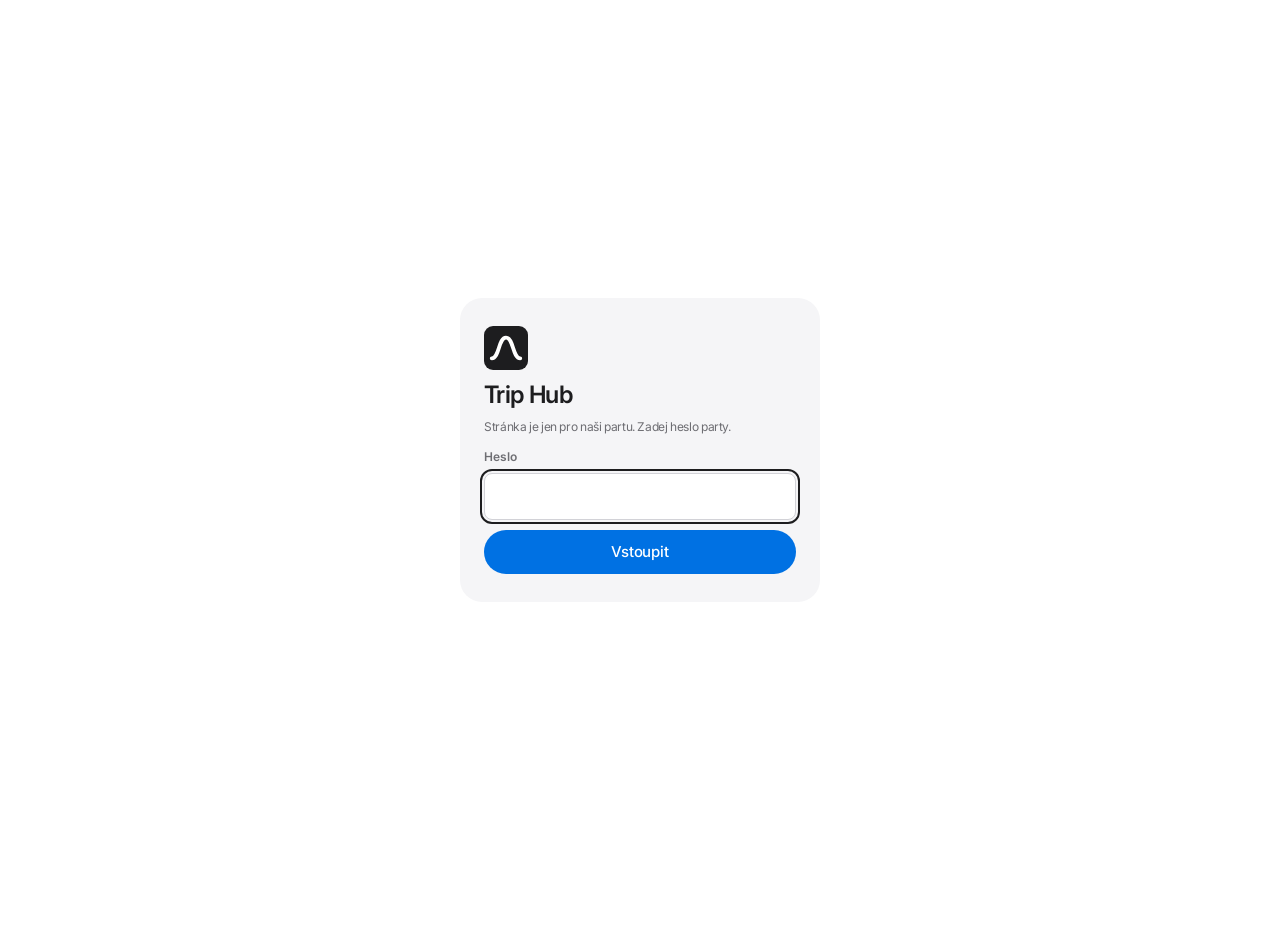
<file: index.html>
<!doctype html><html><head><meta charset=utf8><meta name="robots" content="noindex, nofollow, noimageindex"><meta name=viewport content="width=device-width,initial-scale=1,viewport-fit=cover"><style>:root{color-scheme:light;box-sizing:border-box;padding-top:env(safe-area-inset-top,0px);padding-bottom:env(safe-area-inset-bottom,0px)}html{scroll-padding-top:env(safe-area-inset-top,0px)}body{margin:0;padding:0;font:14px -apple-system,BlinkMacSystemFont,sans-serif;background:#faf9f5;color:#141413}img{max-width:100%}[hidden]:not([hidden=until-found i]){display:none!important}</style><link rel="icon" href="favicon.svg" type="image/svg+xml"><link rel="icon" href="favicon-32.png" sizes="32x32" type="image/png"><link rel="apple-touch-icon" href="apple-touch-icon.png"></head><body><script>/* Site password gate (Tom 2026-10-06) */try{var a=localStorage.getItem("site-auth");if(a!=="1"&&a!=="guest")document.documentElement.classList.add("locked");if(a==="guest")document.documentElement.classList.add("guest")}catch(_){document.documentElement.classList.add("locked")}</script>
<title>Trip Hub</title>
<link rel="preconnect" href="https://fonts.googleapis.com">
<link rel="preconnect" href="https://fonts.gstatic.com" crossorigin>
<link rel="stylesheet" href="https://fonts.googleapis.com/css2?family=Inter:wght@400;500;600;700&display=swap">
<style>
:root{
  /* Modern Minimalist: Charcoal #36454F, Slate Gray #708090, Light Gray #D3D3D3, White. */
  --bg:#F4F5F6; --surface:#FFFFFF; --ink:#36454F; --muted:#5F6D78; --line:#D3D3D3;
  --accent:#4A5A67; --accent-ink:#FFFFFF; --flag:#36454F; --flag-ink:#FFFFFF; --good:#4E7A5E; --soft:#ECEEF0;
  --road:#36454F; --slate:#708090; --hero-hi:#D3D3D3; --go-bg:#D6F0DC; --go-ink:#1D4A2A;
  /* Cards have no border stroke, only a soft shadow (Tom 2026-10-06). */
  --card-shadow:0 1px 2px rgba(31,41,51,.06),0 2px 10px rgba(31,41,51,.07);
  /* Route lines on maps stay distinct colours so stages can be told apart. */
  --s1:#2F5D8A; --s2:#A9561F; --s3:#3E7B55;
  --display:Inter, system-ui, -apple-system, "Segoe UI", Helvetica, Arial, sans-serif;
  --body:Inter, system-ui, -apple-system, "Segoe UI", Helvetica, Arial, sans-serif;
  --mono:Inter, system-ui, -apple-system, "Segoe UI", Helvetica, Arial, sans-serif;
}
@media (prefers-color-scheme: dark){
  :root:not([data-theme="light"]){
    color-scheme:dark;
    --bg:#1E262C; --surface:#273139; --ink:#ECEFF1; --muted:#A9B4BD; --line:#3A464F;
    --accent:#B8C4CD; --accent-ink:#1E262C; --flag:#D3D3D3; --flag-ink:#36454F; --good:#7DBF94; --soft:#303B44;
    --road:#151B20; --slate:#8A9AA8; --hero-hi:#D3D3D3; --go-bg:#A8DDB5; --go-ink:#12301C; --s1:#6FA0D6; --s2:#E0915C; --s3:#72B98C; --card-shadow:0 1px 2px rgba(0,0,0,.35),0 0 0 1px rgba(255,255,255,.03);
  }
}
:root[data-theme="dark"]{
  color-scheme:dark;
  --bg:#1E262C; --surface:#273139; --ink:#ECEFF1; --muted:#A9B4BD; --line:#3A464F;
  --accent:#B8C4CD; --accent-ink:#1E262C; --flag:#D3D3D3; --flag-ink:#36454F; --good:#7DBF94; --soft:#303B44;
  --road:#151B20; --slate:#8A9AA8; --hero-hi:#D3D3D3; --go-bg:#A8DDB5; --go-ink:#12301C; --s1:#6FA0D6; --s2:#E0915C; --s3:#72B98C; --card-shadow:0 1px 2px rgba(0,0,0,.35),0 0 0 1px rgba(255,255,255,.03);
}
*{box-sizing:border-box}
body{overflow-x:clip;font-variant-numeric:tabular-nums;background:var(--bg);color:var(--ink);font:16px/1.55 var(--body);padding-inline:16px;padding-block:0 48px}
.wrap{max-width:1040px;margin:0 auto}
h1,h2,h3{font-family:var(--display);font-weight:700;letter-spacing:-.01em;text-wrap:balance;margin:0;line-height:1.05}
.mono{font-family:var(--mono);font-variant-numeric:tabular-nums}
.label{font:500 12px/1 var(--mono);text-transform:uppercase;letter-spacing:.12em;color:var(--muted)}
a{color:var(--accent)}
button,input,textarea,select{font:inherit;color:inherit}
:focus-visible{outline:2px solid var(--flag);outline-offset:2px}

/* Header */
.top{display:flex;flex-wrap:wrap;align-items:center;justify-content:space-between;gap:12px;padding-block:20px 12px}
/* Fixed top menu (Tom 2026-10-08): sticks to the top; full-width backdrop, transparent while it sits over a hero photo */
.top{position:sticky;top:0;z-index:50}
.top::before{content:"";position:absolute;inset:0 calc(50% - 50vw);z-index:-1;background:var(--bg);transition:background .2s,box-shadow .2s}
body.scrolled .top::before{box-shadow:0 1px 0 var(--line),0 6px 16px rgba(0,0,0,.06)}
body.over-hero:not(.top-solid) .top::before{background:transparent;box-shadow:none}
html{scroll-padding-top:calc(var(--top-h,80px) + 8px)}
.brand{display:flex;align-items:center;gap:10px;color:inherit;text-decoration:none}
.brand:focus-visible{outline:2px solid var(--flag);outline-offset:4px;border-radius:8px}
.brand h1{font-size:21px}
.brand svg{flex:none}
.sample{font:500 12px/1 var(--mono);letter-spacing:.08em;text-transform:uppercase;color:var(--muted);border:1px dashed var(--slate);padding:6px 8px;border-radius:4px}

/* Trip switcher */
.trips{display:flex;gap:8px;flex-wrap:wrap;padding-block:4px 16px}
.trip-chip{display:flex;flex-direction:column;align-items:flex-start;gap:4px;background:var(--surface);border:0;box-shadow:var(--card-shadow);border-radius:8px;padding:10px 14px;cursor:pointer;text-align:left}
.trip-chip strong{font-family:var(--display);font-size:16px;font-weight:700}
.trip-chip[aria-pressed="true"]{box-shadow:inset 0 0 0 2px var(--accent),var(--card-shadow)}
.pill{display:inline-block;font:500 12px/1 var(--mono);letter-spacing:.1em;text-transform:uppercase;padding:4px 6px;border-radius:3px}
.pill.done{background:var(--soft);color:var(--muted)}
.pill.next{background:var(--flag);color:var(--flag-ink)}

/* Hero band */
/* Full-width trip header; its content stays in the page container. Past trips show a trip photo with the cars behind it. */
.hero{position:relative;margin-inline:calc(50% - 50vw);margin-bottom:28px;padding:44px 16px;color:#F2F5F8;background:var(--road);background-size:cover;background-position:var(--hero-pos,center)}
.hero.has-img{background-image:linear-gradient(0deg,rgba(20,27,33,.82) 0%,rgba(20,27,33,.66) calc(100% - var(--hero-top) - 170px),rgba(20,27,33,.22) calc(100% - var(--hero-top) + 10px),rgba(20,27,33,0) 100%),var(--hero-img);--hero-top:clamp(260px,50vh,600px);padding-block:var(--hero-top) 40px}
.hero.has-img .hero-in{width:100%;align-items:end}
.hero-in{max-width:1040px;margin:0 auto;display:grid;grid-template-columns:1.4fr 1fr;gap:24px;align-items:center}
.hero.has-img h2,.hero.has-img p,.hero.has-img .stat,.hero.has-img .label{text-shadow:0 1px 3px rgba(0,0,0,.55),0 0 14px rgba(0,0,0,.35)}
.hero h2{font-size:clamp(28px,4.8vw,45px)}
/* Trip titles (Tom 2026-10-09): own title, season + year as the subtitle */
.hero .hsub{margin-top:6px;font:600 clamp(16px,2vw,20px)/1.2 var(--display);color:#E3EAF0;letter-spacing:.01em}
.hero .label{color:#B8C5D1}
.hero.has-img .label{color:#E2E8EE}
.hero p{margin:10px 0 0;max-width:52ch;color:#C9D3DD}
.stats{display:grid;grid-template-columns:repeat(2,1fr);gap:14px 20px;align-content:center}
.stat .v{font:500 23px/1.1 var(--mono);font-variant-numeric:tabular-nums}
.stat .v small{font-size:12px;color:#9FB0C2;margin-left:3px}
.countdown{color:var(--flag)}
.hero .countdown{color:var(--hero-hi)}

/* Tabs */
.tabs{display:flex;gap:4px;overflow-x:auto;margin-block:20px 16px;border-bottom:1px solid var(--line)}
.tab{background:none;border:0;border-bottom:3px solid transparent;padding:10px 14px;font:600 12px/1 var(--mono);letter-spacing:.08em;text-transform:uppercase;color:var(--muted);cursor:pointer;white-space:nowrap}
.tab[aria-selected="true"]{color:var(--ink);border-bottom-color:var(--flag)}

/* Roads */
.stages{display:grid;gap:14px}
.stage{background:var(--surface);border:0;box-shadow:var(--card-shadow);border-radius:10px;display:grid;grid-template-columns:72px 1fr 260px;gap:16px;padding:16px;align-items:center}
.day{font-family:var(--display);font-weight:700;font-size:28px;line-height:1;color:var(--accent);text-align:center}
.day span{display:block;font:500 12px/1 var(--mono);letter-spacing:.12em;color:var(--muted);margin-bottom:4px}
.stage h3{font-size:17px}
.stage .route{color:var(--muted);font-size:14px;margin-top:2px}
.facts{display:flex;flex-wrap:wrap;gap:6px 16px;margin-top:10px;font-size:12px}
.facts b{font-family:var(--mono);font-weight:500}
.passes{display:flex;flex-wrap:wrap;gap:6px;margin-top:10px}
.pass{font:500 12px/1 var(--mono);background:var(--soft);padding:6px 8px;border-radius:4px}
.pass em{font-style:normal;color:var(--muted)}
.profile svg{width:100%;height:auto;display:block}
.profile .cap{display:flex;justify-content:space-between;margin-top:4px}
.stage-links{display:flex;gap:12px;margin-top:10px;font-size:12px}
.rating{color:var(--flag);letter-spacing:2px}

/* Photos */
.photo-bar{display:flex;flex-wrap:wrap;gap:10px;align-items:center;justify-content:space-between;margin-bottom:14px}
.photos{display:grid;grid-template-columns:repeat(auto-fill,minmax(220px,1fr));gap:12px}
.photo{margin:0;background:var(--surface);border:0;box-shadow:var(--card-shadow);border-radius:10px;overflow:hidden}
.photo .img{background:var(--soft);aspect-ratio:4/3;max-width:100%;display:block;width:100%;object-fit:cover}
.iday-photos{margin-top:16px;grid-column:1/-1;min-width:0}
.iday-photos-head{display:flex;justify-content:space-between;align-items:center;gap:12px;flex-wrap:wrap;margin-bottom:10px}
.day-photos{grid-template-columns:repeat(auto-fill,minmax(150px,1fr));gap:8px}
.photo-open{display:block;width:100%;padding:0;border:0;background:none;cursor:zoom-in}
.photo-open:focus-visible{outline:2px solid var(--accent,#c60);outline-offset:-2px}
#lightbox{padding:0;border:0;max-width:100vw;max-height:100vh;width:100vw;height:100vh;background:rgba(10,10,10,.94);color:#fff}
#lightbox::backdrop{background:rgba(0,0,0,.8)}
#lightbox .lb-stage{position:absolute;inset:0;display:flex;align-items:center;justify-content:center;padding:48px 8px}
#lightbox img{max-width:100%;max-height:100%;object-fit:contain;display:block}
#lightbox button{position:absolute;background:rgba(255,255,255,.12);color:#fff;border:0;border-radius:999px;width:44px;height:44px;font-size:19px;cursor:pointer}
#lightbox button[hidden]{display:none}
#lightbox button:hover{background:rgba(255,255,255,.25)}
#lightbox [data-lb=close]{top:8px;right:8px}
#lightbox [data-lb=prev]{left:8px;top:50%;transform:translateY(-50%)}
#lightbox [data-lb=next]{right:8px;top:50%;transform:translateY(-50%)}
#lightbox .lb-count{position:absolute;top:18px;left:16px;font-size:12px;opacity:.8;font-family:var(--mono)}
.photo figcaption{padding:10px 12px;font-size:12px;display:flex;justify-content:space-between;gap:8px}
.photo figcaption span:last-child{color:var(--muted);font-family:var(--mono);font-size:12px;white-space:nowrap}
.btn{display:inline-flex;align-items:center;gap:6px;background:var(--accent);color:var(--accent-ink);border:0;border-radius:6px;padding:9px 14px;font-weight:600;font-size:14px;cursor:pointer}
.btn.ghost{background:transparent;color:var(--ink);border:1px solid var(--line)}
.btn input{display:none}

/* Stories */
.stories{display:grid;grid-template-columns:1fr 320px;gap:20px;align-items:start}
.story{background:var(--surface);border:0;box-shadow:var(--card-shadow);border-radius:10px;padding:18px 20px}
.story + .story{margin-top:12px}
.story h3{font-size:23px;margin-top:6px}
.story-del{background:none;border:0;padding:4px;margin:-4px -4px -4px 4px;color:var(--muted);cursor:pointer;border-radius:6px;display:inline-flex}
.story-del:hover{color:#B3261E;background:var(--soft)}
.story-del.edit:hover{color:var(--ink)}
.story p{margin:8px 0 0;max-width:65ch}
.byline{display:flex;gap:10px;align-items:center;flex-wrap:wrap}
.avatar{width:28px;height:28px;border-radius:50%;display:grid;place-items:center;font:600 12px/1 var(--mono);background:var(--ink);color:var(--surface);flex:none}
.byline .who{font-weight:600;font-size:14px}
.byline .car{color:var(--muted);font-size:12px}
.compose{background:var(--surface);border:0;box-shadow:var(--card-shadow);border-radius:10px;padding:16px;display:grid;gap:10px;position:sticky;top:12px}
.compose label{display:grid;gap:4px;font-size:12px;color:var(--muted)}
.compose input,.compose textarea,.compose select{background:var(--bg);border:1px solid var(--line);border-radius:6px;padding:8px 10px;color:var(--ink)}
.compose textarea{min-height:110px;resize:vertical}
.s-picks{display:flex;flex-wrap:wrap;gap:6px}
.s-pick{position:relative;width:64px;height:64px;border-radius:6px;overflow:hidden;background:var(--soft)}
.s-pick img{width:100%;height:100%;object-fit:cover;display:block}
.s-pick button{position:absolute;top:2px;right:2px;width:20px;height:20px;border:0;border-radius:50%;background:rgba(0,0,0,.6);color:#fff;font-size:14px;line-height:20px;padding:0;cursor:pointer}
.story-photos{display:grid;grid-template-columns:repeat(auto-fill,minmax(120px,1fr));gap:6px;margin-top:12px}
.story-photos button{border:0;padding:0;background:var(--soft);border-radius:6px;overflow:hidden;aspect-ratio:4/3;cursor:zoom-in}
.story-photos img{width:100%;height:100%;object-fit:cover;display:block}
.note{font-size:12px;color:var(--muted)}

/* Crew */
.member .nick{font-weight:400;color:var(--muted)}
.tpick{position:absolute;z-index:5;top:20px;right:max(16px,calc(50% - 520px))}
.tpick-btn{display:flex;align-items:center;gap:10px;min-height:44px;padding:8px 12px 8px 16px;border-radius:999px;border:1px solid rgba(255,255,255,.28);background:rgba(20,27,33,.55);-webkit-backdrop-filter:blur(8px);backdrop-filter:blur(8px);color:#F2F5F8;font:600 15px/1.2 var(--body);cursor:pointer}
.tpick-btn .label{color:#C9D3DD;font-size:11px}
.tpick-btn svg{width:18px;height:18px;fill:none;stroke:currentColor;stroke-width:2;stroke-linecap:round;stroke-linejoin:round;transition:transform .15s}
.tpick-btn[aria-expanded="true"] svg{transform:rotate(180deg)}
@media (hover:hover){.tpick-btn:hover{background:rgba(20,27,33,.72)}}
.tpick-list{position:absolute;right:0;top:calc(100% + 8px);width:min(300px,calc(100vw - 32px));max-height:min(65vh,520px);overflow:auto;background:var(--surface);color:var(--ink);border-radius:12px;box-shadow:0 12px 32px rgba(0,0,0,.28),0 2px 6px rgba(0,0,0,.12);padding:6px}
.tpick-year{padding:4px 0}.tpick-year + .tpick-year{border-top:1px solid var(--line)}
.hero .tpick-year > .label{display:block;padding:8px 10px 4px;color:var(--muted);text-shadow:none}
.hero .tpick-btn .label{text-shadow:none}
.tpick-opt{display:flex;flex-direction:column;align-items:flex-start;gap:2px;width:100%;min-height:44px;padding:8px 10px;border:0;border-radius:8px;background:none;color:var(--ink);text-align:left;cursor:pointer;font:inherit}
.tpick-opt strong{font-weight:600;font-size:15px}.tpick-opt span{font-size:12px;color:var(--muted)}
.tpick-opt[aria-current="true"]{background:var(--soft)}
@media (hover:hover){.tpick-opt:hover{background:var(--soft)}}
.tpick-opt:focus-visible{outline:2px solid var(--accent);outline-offset:-2px}
@media (max-width:640px){.tpick{top:12px}}
/* Hero under the top menu */
body.over-hero:not(.top-solid) .top{color:#F2F5F8}
body.over-hero:not(.top-solid) .brand svg rect{fill:rgba(255,255,255,.18)!important}
body.over-hero:not(.top-solid) .brand svg path{stroke:#fff!important}
body.over-hero:not(.top-solid) .brand h1{text-shadow:0 1px 3px rgba(0,0,0,.45)}
body.over-hero:not(.top-solid) .top-nav .sec{background:rgba(20,27,33,.45);border-color:rgba(255,255,255,.28);color:#E6ECF1;-webkit-backdrop-filter:blur(8px);backdrop-filter:blur(8px)}
body.over-hero:not(.top-solid) .top-nav .sec[aria-selected="true"]{background:#F2F5F8;color:#1E262C;border-color:#F2F5F8}
@media (hover:hover){body.over-hero:not(.top-solid) .top-nav .sec:not([aria-selected="true"]):hover{background:rgba(20,27,33,.7);color:#fff;border-color:rgba(255,255,255,.5)}}
body.over-hero #view > .hero.has-img:first-child{margin-top:calc(-1 * var(--top-h,80px));padding-top:calc(var(--hero-top) + var(--top-h,80px));background-image:linear-gradient(180deg,rgba(20,27,33,.55) 0,rgba(20,27,33,0) calc(var(--top-h,80px) + 70px)),linear-gradient(0deg,rgba(20,27,33,.82) 0%,rgba(20,27,33,.66) calc(100% - var(--hero-top) - var(--top-h,80px) - 170px),rgba(20,27,33,.22) calc(100% - var(--hero-top) - var(--top-h,80px) + 10px),rgba(20,27,33,0) 100%),var(--hero-img)}
body.over-hero #view > .hero.has-img:first-child .tpick{top:calc(var(--top-h,80px) + 16px)}
.vtag{display:inline-block;margin-right:6px;padding:2px 6px;border-radius:3px;background:var(--soft);font:500 10px/1.2 var(--mono);letter-spacing:.06em;text-transform:uppercase;color:var(--muted);vertical-align:1px}
.gvars{display:block;font-size:12px;margin-top:2px}
.cc-vars{margin:4px 0 12px}
.cc-mods{margin:6px 0 4px;padding-left:20px}.cc-mods li{margin:2px 0}
.vcount{display:block;font-size:12px;color:var(--muted);font-weight:400}
/* Fleet sort row (Tom 2026-10-06): label centred with the buttons, smaller buttons */
.fleet-sort{padding:0;align-items:center;gap:5px}
.fleet-sort .label{margin:0 4px 0 0;line-height:1}
.fleet-sort .sec{min-height:30px;padding:6px 11px;font-size:10.5px;letter-spacing:.06em}
/* Logout (Tom 2026-10-06): icon button top right, back to the password screen */
.top-nav{margin-left:auto}
.logout,.menu-btn{flex:none;width:44px;height:44px;padding:0;display:inline-grid;place-items:center;border-radius:999px;background:var(--surface);border:1px solid var(--line);color:var(--muted);cursor:pointer;transition:background .15s,color .15s,border-color .15s}
@media (hover:hover){.logout:hover,.menu-btn:hover{background:var(--soft);color:var(--ink);border-color:var(--muted)}}
.logout:focus-visible,.menu-btn:focus-visible{outline:2px solid var(--flag);outline-offset:2px}
body.over-hero:not(.top-solid) .logout,body.over-hero:not(.top-solid) .menu-btn{background:rgba(20,27,33,.45);border-color:rgba(255,255,255,.28);color:#E6ECF1;-webkit-backdrop-filter:blur(8px);backdrop-filter:blur(8px)}
@media (hover:hover){body.over-hero:not(.top-solid) .logout:hover,body.over-hero:not(.top-solid) .menu-btn:hover{background:rgba(20,27,33,.7);color:#fff;border-color:rgba(255,255,255,.5)}}
/* Password gate */
html.locked .wrap{display:none}
html:not(.locked) #gate{display:none}
html.guest #compose,html.guest .story-del{display:none!important}
#gate{min-height:100vh;min-height:100dvh;display:grid;place-items:center;padding:24px 0}
.gate-card{width:min(360px,100%);display:grid;gap:10px;background:var(--surface);box-shadow:var(--card-shadow);border-radius:14px;padding:28px 24px;text-align:left}
.gate-card h1{font-size:24px;margin:2px 0 0}.gate-card p{margin:0 0 6px}
.gate-card input{font:inherit;padding:10px 12px;border:1px solid var(--line);border-radius:8px;background:var(--bg);color:var(--ink)}
.gate-card .btn{justify-content:center}
#gate-msg:empty{display:none}
.crew{display:grid;grid-template-columns:repeat(auto-fill,minmax(230px,1fr));gap:12px}
.driver{background:var(--surface);border:0;box-shadow:var(--card-shadow);border-radius:10px;padding:16px;display:grid;gap:10px}
.driver .num{font-family:var(--display);font-weight:700;font-size:31px;line-height:.9;color:var(--accent)}
.driver .model{font-weight:600}
.spec{display:grid;grid-template-columns:repeat(3,1fr);gap:6px;border-top:1px solid var(--line);padding-top:10px}
.spec div{display:grid;gap:3px}
.spec b{font:500 14px/1 var(--mono)}

/* Plan */
.plan{display:grid;grid-template-columns:1fr 1fr;gap:16px}
.panel{background:var(--surface);border:0;box-shadow:var(--card-shadow);border-radius:10px;padding:18px}
.checklist{padding:12px 16px}.checklist ul{list-style:none;margin:4px 0 0;padding:0;display:grid;grid-template-columns:repeat(auto-fill,minmax(140px,1fr));gap:0 16px}
.checklist label{display:flex;align-items:center;gap:8px;min-height:34px;cursor:pointer;font-size:14px}
.checklist input{width:16px;height:16px;margin:0;accent-color:var(--ink);flex:none}
.checklist input:checked + span{color:var(--muted);text-decoration:line-through}
.checklist .note{margin:6px 0 0;font-size:12px}
.check-group + .check-group{margin-top:14px}
.panel h3{font-size:16px;margin-bottom:10px}
.kv{display:grid;grid-template-columns:130px 1fr;gap:8px 12px;font-size:14px}
.kv dt{color:var(--muted)}
.kv dd{margin:0}
.check{display:grid;gap:8px}
.check label{display:flex;gap:10px;align-items:flex-start;font-size:14px;cursor:pointer}
.check input{margin-top:3px;accent-color:var(--good)}
.check .who{margin-left:auto;font:500 12px/1.6 var(--mono);color:var(--muted)}
.rsvp{display:grid;gap:8px}
.rsvp-row{display:flex;align-items:center;gap:10px;font-size:14px}
.rsvp-row .st{margin-left:auto}
.st{font:500 12px/1 var(--mono);text-transform:uppercase;letter-spacing:.08em;padding:4px 7px;border-radius:3px}
.st.in{background:color-mix(in srgb,var(--good) 18%,transparent);color:var(--good)}
.st.out{background:color-mix(in srgb,var(--ink) 8%,transparent);color:var(--muted)}
.rsvp-row.out > span:not(.st){opacity:.6}
.rsvp-row.out .avatar{opacity:.5;filter:grayscale(1)}
.tag.out{background:color-mix(in srgb,var(--ink) 7%,transparent);color:var(--muted)}
.st.maybe{background:color-mix(in srgb,var(--flag) 18%,transparent);color:var(--flag)}
.empty{background:var(--surface);border:1px dashed var(--line);border-radius:10px;padding:24px;color:var(--muted);text-align:center}

@media (max-width:820px){
  .hero-in{grid-template-columns:1fr}
  .hero.has-img{--hero-top:clamp(230px,42vh,380px);padding-bottom:28px}
  .stage{grid-template-columns:56px 1fr}
  .stage .profile{grid-column:1 / -1}
  .stories{grid-template-columns:1fr}
  .compose{position:static}
  .plan{grid-template-columns:1fr}
}
@media (max-width:460px){
  .kv{grid-template-columns:1fr}
  .kv dt{margin-top:6px}
  .day{font-size:28px}
}
@media (prefers-reduced-motion:no-preference){
  .tab,.trip-chip{transition:border-color .15s,box-shadow .15s,color .15s}
}
/* v2: sections, itinerary, members */
.sections{display:flex;gap:6px;flex-wrap:wrap;padding-block:4px 16px}
.sec{background:var(--surface);border:1px solid var(--line);border-radius:999px;padding:9px 16px;font:600 12px/1 var(--mono);letter-spacing:.08em;text-transform:uppercase;color:var(--muted);cursor:pointer}
.sec[aria-selected="true"]{background:var(--ink);color:var(--bg);border-color:var(--ink)}
.subhead{display:flex;flex-wrap:wrap;gap:10px;align-items:center;justify-content:space-between;margin-block:24px 12px}
.subhead h3{font-size:19px}
.itin{display:grid;gap:14px}
.iday-wrap{background:var(--surface);border:0;box-shadow:var(--card-shadow);border-radius:10px}
.iday-sum{list-style:none;cursor:pointer;display:flex;flex-wrap:wrap;align-items:baseline;gap:4px 14px;padding:16px 48px 18px 18px;position:relative}
.iday-sum::-webkit-details-marker{display:none}
.iday-wrap{transition:border-color .15s}.iday-sum{border-radius:10px;transition:background-color .15s}
@media (hover:hover){.iday-sum:hover{background:color-mix(in srgb,var(--soft) 45%,transparent)}.iday-sum:hover .chev{border-color:var(--flag)}}
.iday-wrap[open] > .iday-sum{border-radius:10px 10px 0 0}
.iday-no{flex:0 0 100%;display:flex;margin:4px 0 6px}.iday-no b{display:inline-flex;align-items:center;min-height:22px;padding:2px 10px;border-radius:999px;background:var(--flag);color:var(--flag-ink);font:700 11px/1.2 var(--mono);letter-spacing:.08em;text-transform:uppercase}
.iday-sum h4{font-family:var(--display);font-weight:700;font-size:16px;margin:0;line-height:1.05}
.iday-sum .meta{font:500 12px/1.3 var(--mono);color:var(--muted)}
.iday-sum .chev{position:absolute;right:18px;top:50%;width:10px;height:10px;border-right:2px solid var(--ink);border-bottom:2px solid var(--ink);transform:translateY(-70%) rotate(45deg);transition:transform .15s}
.iday-wrap[open] .iday-sum .chev{transform:translateY(-30%) rotate(-135deg)}
.iday-sum:focus-visible{outline:2px solid var(--flag);outline-offset:2px;border-radius:10px}
.sday{padding:0 18px 18px}
.iday-wrap.solo{padding-top:2px}.iday-wrap.solo > .iday-sum{cursor:default}
@media (hover:hover){.iday-wrap.solo > .iday-sum:hover{background:none}}
.trip-home .mapcard{margin-bottom:16px}
.home-days{display:grid;grid-template-columns:repeat(auto-fit,minmax(240px,1fr));gap:12px}
.home-day{position:relative;text-align:left;display:flex;flex-direction:column;gap:4px;padding:14px 40px 16px 16px;border:0;border-radius:10px;background:var(--surface);box-shadow:var(--card-shadow);color:var(--ink);font:inherit;cursor:pointer;transition:background-color .15s}
@media (hover:hover){.home-day:hover{background:color-mix(in srgb,var(--soft) 45%,var(--surface))}}
.home-day:focus-visible{outline:2px solid var(--flag);outline-offset:2px}
.home-day .iday-no{flex:none;margin:0 0 4px}.home-day .iday-no b{color:#fff}
.home-day h4{font-family:var(--display);font-weight:700;font-size:16px;margin:0;line-height:1.1}
.home-day .meta{font:500 12px/1.35 var(--mono);color:var(--muted)}
.home-day .go{position:absolute;right:16px;top:50%;transform:translateY(-50%);font-size:22px;color:var(--muted)}.sday .mapcard{margin-top:0}
.iday{padding:0 18px 16px;display:grid;grid-template-columns:150px 1fr;gap:18px}
.iday-map{grid-column:1/-1;margin:4px 0 0;border:0;box-shadow:var(--card-shadow);border-radius:8px;overflow:hidden}
.iday-map-open{display:block;width:100%;padding:0;border:0;background:var(--soft);cursor:zoom-in}
.iday-map img{display:block;width:100%;height:auto;aspect-ratio:2/1;object-fit:cover}
.iday-map figcaption{display:flex;flex-wrap:wrap;justify-content:space-between;gap:6px 14px;padding:8px 12px;font:500 12px/1.4 var(--mono)}
.iday-head .date{font:500 12px/1.3 var(--mono);color:var(--muted);margin-top:6px}
.iday-head .km{font:500 12px/1.3 var(--mono);margin-top:8px}
.iday-head h4{font-family:var(--display);font-weight:700;font-size:16px;margin:0;line-height:1.05}
.stops{list-style:none;margin:0;padding:0;display:grid;gap:0}
.stops li{display:grid;grid-template-columns:52px 22px 1fr;gap:8px;align-items:start;padding-block:6px;position:relative}
.stops li .t{font:500 12px/20px var(--mono);font-variant-numeric:tabular-nums;color:var(--muted)}
.stops li .dot{width:12px;height:12px;border-radius:50%;margin:4px auto 0;border:2px solid var(--accent);background:var(--surface);position:relative;z-index:1}
.stops li:not(:last-child)::before{content:"";position:absolute;left:calc(52px + 8px + 10px);top:22px;bottom:-8px;width:2px;background:var(--line)}
.stops li.pass .dot,.stops li.via .dot{background:var(--accent)}
.stops li.end .dot{border-color:var(--ink);background:var(--ink);border-radius:3px}
.stops li.stay .dot{border-color:var(--good);background:var(--good)}
.stops li.meet .dot{border-color:var(--flag);background:var(--flag)}
.stops .what{font-size:14px}
.stops .what small{display:block;color:var(--muted);font-size:12px}
.totals{display:grid;grid-template-columns:repeat(4,1fr);gap:12px;margin-bottom:16px}
.total{background:var(--surface);border:0;box-shadow:var(--card-shadow);border-radius:10px;padding:14px 16px}
.total .v{font:500 24px/1.1 var(--mono);font-variant-numeric:tabular-nums;margin-top:6px}
.members{display:grid;grid-template-columns:repeat(auto-fill,minmax(300px,1fr));gap:12px}
.member{background:var(--surface);border:0;box-shadow:var(--card-shadow);border-radius:10px;padding:16px;display:grid;gap:12px;align-content:start}
.member .top-row{display:flex;align-items:center;gap:10px}
.member .top-row .avatar{width:40px;height:40px;font-size:16px}
.member .name{font-family:var(--display);font-weight:700;font-size:16px;line-height:1.2}
.member .meta{font:500 12px/1.4 var(--mono);color:var(--muted)}
.garage{display:grid;gap:8px;border-top:1px solid var(--line);padding-top:10px}
.gcar{display:grid;grid-template-columns:1fr;gap:2px}
.gcar .model{font-weight:600;font-size:14px;text-align:left;padding:0;background:none;border:0;color:inherit;cursor:pointer;text-decoration:underline;text-decoration-color:var(--line);text-underline-offset:3px}
.flag{display:inline-block;width:20px;height:13px;border-radius:2px;box-shadow:0 0 0 1px rgba(0,0,0,.18);vertical-align:-1px;margin-right:7px;flex:none}
.member-tags{display:flex;flex-wrap:wrap;gap:6px;margin-top:4px}
.member > .tags{display:flex;flex-wrap:wrap;gap:6px}
.fleet tr.flash td{animation:rowflash 2s ease-out}
@keyframes rowflash{0%,40%{background:var(--go-bg)}100%{background:transparent}}
/* Forecast sits beside the stops on wide screens, below them on narrow ones. */
.wx{border-top:1px solid var(--line);padding-top:10px}
@media (min-width:821px){
  .iday:has(.wx){grid-template-columns:150px minmax(0,1fr) minmax(0,1.15fr)}
  .iday .wx{border-top:0;border-left:1px solid var(--line);padding:0 0 0 18px;align-self:start}
}
@media (max-width:820px){ .wx{grid-column:1/-1} }
.wx-head{display:flex;flex-wrap:wrap;gap:4px 10px;align-items:baseline;margin-bottom:2px}
.wx-head .note{font-size:12px}
.wx-row{display:grid;grid-template-columns:24px auto 1fr auto;gap:2px 10px;align-items:center;padding:6px 0;font-size:14px}
.wx-place{font-weight:600;display:flex;gap:6px;align-items:baseline;grid-column:1/-1;line-height:1.25}
.wx-m{grid-column:3}
.wx-place small{font-weight:400;font-size:12px;color:var(--muted)}
.wx-ico{width:24px;height:24px;color:var(--ink)}
.wx-t{font-weight:700;white-space:nowrap}
.wx-t small{font-weight:500;color:var(--muted);margin-left:2px}
.wx-m{font-size:12px;color:var(--muted)}
.wx-link{display:inline-flex;align-items:center;justify-content:center;min-width:44px;min-height:44px;text-decoration:none}

.eng{display:inline-flex;align-items:center;gap:6px;white-space:nowrap}
.eng-ico{color:var(--ink);flex:none}
.cc-specs .eng-ico{vertical-align:-3px;margin-right:6px}
.codrivers{display:flex;flex-wrap:wrap;gap:8px}
.codriver{display:flex;align-items:center;gap:8px;background:var(--surface);border:0;box-shadow:var(--card-shadow);border-radius:999px;padding:4px 12px 4px 4px;font-weight:600;font-size:14px}
.gcar .spec2{font:500 12px/1.4 var(--mono);color:var(--muted)}
.gcar .tags{grid-column:1/-1;display:flex;flex-wrap:wrap;gap:4px}
.tag{font:500 12px/1 var(--mono);letter-spacing:.06em;text-transform:uppercase;background:var(--soft);padding:4px 6px;border-radius:3px;cursor:pointer;border:0;color:var(--ink)}
.tag.next{background:var(--go-bg);color:var(--go-ink)}
.fleet-wrap{overflow-x:auto;background:var(--surface);border:0;box-shadow:var(--card-shadow);border-radius:10px}
.fleet{width:100%;border-collapse:collapse;font-size:14px;min-width:980px}
.fleet th{text-align:left;font:500 10.5px/1 var(--mono);letter-spacing:.07em;text-transform:uppercase;color:var(--muted);padding:12px 10px;border-bottom:1px solid var(--line);cursor:pointer;white-space:nowrap}
.fleet td{padding:10px 10px;border-bottom:1px solid var(--line)}
.fleet tr:last-child td{border-bottom:0}
.fleet td.n{font-family:var(--mono);font-variant-numeric:tabular-nums;text-align:right;white-space:nowrap}
.fleet td:first-child{min-width:170px}
.fleet td:nth-child(2){min-width:110px}
.fleet th.n{text-align:right}
.trip-cars{grid-column:1/-1;display:flex;flex-wrap:wrap;align-items:center;gap:8px;margin-top:10px;padding-top:18px;border-top:1px solid rgba(255,255,255,.18)}
.trip-cars .label{flex:0 0 100%;margin:0 0 2px;color:#B8C5D1}
.trip-car{display:inline-flex;align-items:center;gap:10px;padding:4px 14px 4px 4px;border:1px solid rgba(255,255,255,.28);border-radius:999px;background:rgba(20,27,33,.55);color:#F2F5F8;font:inherit;font-size:14px;font-weight:500;line-height:1.2;cursor:pointer;backdrop-filter:blur(4px);-webkit-backdrop-filter:blur(4px)}
.trip-car img,.trip-car .car-ph{width:48px;height:36px;object-fit:cover;border-radius:999px;flex:none}
.trip-car .car-ph{align-items:center;justify-content:center}
.trip-car:hover{border-color:#F2F5F8;background:rgba(20,27,33,.75)}
.trip-car.out{border-style:dashed;background:rgba(20,27,33,.4)}
.trip-car.out img,.trip-car.out .car-ph{filter:grayscale(1);opacity:.55}
.trip-car.out > span:not(.car-ph){display:flex;flex-direction:column;gap:2px}
.trip-car.out s{opacity:.7;text-decoration-thickness:1px}
.trip-people{margin-top:0;padding-top:14px;border-top:0}
.trip-person{display:inline-flex;align-items:center;gap:8px;padding:4px 14px 4px 4px;border:1px solid rgba(255,255,255,.28);border-radius:999px;background:rgba(20,27,33,.55);color:#F2F5F8;font-size:14px;font-weight:500;line-height:1.2}
.trip-person .avatar{width:32px;height:32px;font-size:12px}
.trip-person > span:last-child{display:flex;flex-direction:column;gap:2px}
.trip-person small{font:500 10.5px/1 var(--mono);text-transform:uppercase;letter-spacing:.08em;color:#B8C5D1}
.trip-car.plan{border-style:dashed}
.trip-car.plan > span:not(.car-ph){display:flex;flex-direction:column;align-items:flex-start;gap:2px;text-align:left}
.trip-car.plan small{font:500 10.5px/1 var(--mono);text-transform:uppercase;letter-spacing:.08em;color:#F2D79B}
.tag.plan{border:1px dashed currentColor;background:transparent;color:var(--muted);cursor:default;white-space:nowrap}
.trip-car.out small{font:500 10.5px/1 var(--mono);text-transform:uppercase;letter-spacing:.08em;color:#F2B8A8}
.car-cell{display:flex;align-items:center;gap:12px;width:100%;padding:0;border:0;background:none;color:inherit;font:inherit;text-align:left;cursor:pointer}
.car-cell .car-name{text-decoration:underline;text-decoration-color:var(--line);text-underline-offset:3px}
.car-cell:hover .car-name{color:var(--accent);text-decoration-color:currentColor}
.car-cell:focus-visible{outline:2px solid var(--accent);outline-offset:2px;border-radius:6px}
.car-pic{flex:none;border-radius:8px;overflow:hidden;display:block;position:relative}
.car-pic .flag{position:absolute;top:5px;left:5px;margin:0;width:22px;height:15px;box-shadow:0 0 0 1px rgba(255,255,255,.8),0 1px 3px rgba(0,0,0,.4)}
#carcard{padding:0;border:0;box-shadow:var(--card-shadow);border-radius:14px;background:var(--surface);color:var(--ink);width:min(720px,calc(100vw - 32px));max-height:calc(100vh - 32px);overflow:auto}
#carcard::backdrop{background:rgba(10,14,20,.6)}
#carcard .cc-close{position:sticky;top:8px;float:right;margin:8px 8px -52px 0;z-index:1;width:44px;height:44px;border-radius:999px;border:0;background:rgba(20,26,34,.55);color:#fff;font-size:19px;cursor:pointer}
.cc-photo{display:block;width:100%;aspect-ratio:4/3;max-height:min(440px,50vh);object-fit:cover}
.cc-text{padding:20px 24px 26px}
.cc-text h2{font:700 21px/1.15 var(--display);margin:4px 0 16px;padding-right:40px}
.cc-text h3{font:600 12px/1 var(--mono);letter-spacing:.1em;text-transform:uppercase;color:var(--muted);margin:22px 0 8px}
.cc-text p{line-height:1.6;margin:0 0 10px}
.cc-trips{display:flex;flex-wrap:wrap;gap:8px}
.cc-trips .tag{cursor:pointer}
.cc-trips .tag:hover{background:var(--line)}
.cc-trips .tag .note{margin-left:4px;font-size:inherit}
.cc-specs{display:grid;grid-template-columns:repeat(auto-fill,minmax(150px,1fr));background:var(--surface);border:0;box-shadow:var(--card-shadow);border-radius:10px;overflow:hidden;margin:0 0 12px}
.cc-specs div{padding:10px 12px;box-shadow:1px 0 0 var(--line),0 1px 0 var(--line)}
.cc-specs dt{font:500 12px/1 var(--mono);letter-spacing:.08em;text-transform:uppercase;color:var(--muted);margin-bottom:6px}
.cc-specs dd{margin:0;font-size:14px}
@media (max-width:520px){.cc-text{padding:16px}}
.car-pic img,.car-pic .car-ph{width:96px;height:72px;object-fit:cover}
.car-pic img{display:block}
.car-ph{display:flex;align-items:center;justify-content:center;background:var(--soft);color:var(--muted)}
.car-ph svg{width:52%;height:auto;opacity:.75}
.car-ph.cc-photo svg{width:34%}
.fleet td:first-child{min-width:230px}
.route-box{display:flex;flex-wrap:wrap;align-items:center;gap:6px 10px;margin-top:10px}
.itin + .subhead, .subhead + .route-box{margin-bottom:14px}
.route-link{font-weight:600;font-size:14px}
.linkish{background:none;border:0;padding:0;color:var(--muted);font-size:12px;text-decoration:underline;cursor:pointer}
.route-form{display:flex;flex-wrap:wrap;gap:6px;width:100%}
.route-form input{flex:1 1 180px;min-width:0;background:var(--bg);border:1px solid var(--line);border-radius:6px;padding:7px 9px;color:var(--ink)}
.route-form .btn{padding:7px 12px}
.route-err{width:100%;color:var(--flag)}
.sr{position:absolute;width:1px;height:1px;overflow:hidden;clip:rect(0 0 0 0)}
.dayblock + .dayblock{margin-top:28px}
.dayblock .subhead{margin-top:8px}
.day-stages{display:grid;gap:6px;margin-top:10px}
.variants{display:grid;gap:6px;margin:2px 0 10px}.var-list{display:flex;flex-wrap:wrap;gap:6px}.var-tabs{grid-column:1/-1;display:flex;gap:4px;overflow-x:auto;border-bottom:1px solid var(--line);margin:0 0 4px;scrollbar-width:none}
.var{flex:0 0 auto;display:flex;flex-direction:column;align-items:flex-start;justify-content:center;min-height:44px;padding:8px 14px 7px;background:none;border:0;border-bottom:3px solid transparent;margin-bottom:-1px;color:var(--muted);font:600 13px/1.25 var(--body);cursor:pointer;text-align:left;white-space:nowrap}
.var small{font:500 12px/1.3 var(--mono);color:var(--muted)}
.var:hover{color:var(--ink)}
.var[aria-selected=true]{color:var(--ink);border-bottom-color:var(--flag)}
.var.fb{font-weight:500}
.var:focus-visible{outline:2px solid var(--flag);outline-offset:-2px}
@media (max-width:560px){.var{flex:1 1 auto;white-space:normal;padding-inline:8px}}.var-pane[hidden],.iday-map[hidden],.wx-row[hidden]{display:none}.var-link{margin:4px 0 0}.var-link[hidden]{display:none}.var-note{margin:0 0 10px;font-size:14px;color:var(--muted)}.variants .note{font-size:12px}
.meet-card{margin-top:16px;background:var(--surface);border:0;box-shadow:var(--card-shadow);border-left:4px solid var(--slate);border-radius:10px;padding:18px 20px;display:grid;grid-template-columns:1fr;gap:16px}
.meet-card:has(.meet-photos){grid-template-columns:minmax(0,1fr) minmax(0,1.2fr)}
.meet-card h3{font-size:23px;margin-top:6px}
.meet-time{font-size:16px;color:var(--flag);margin-top:4px}
.meet-card p{margin:8px 0 12px;color:var(--muted)}
.meet-actions{display:flex;flex-wrap:wrap;gap:8px;margin-top:14px}
.meet-actions .btn{text-decoration:none}
.meet-photos{display:grid;grid-template-columns:repeat(2,1fr);gap:8px}
.meet-photos img{width:100%;aspect-ratio:1;object-fit:cover;border-radius:6px;display:block}
@media (max-width:820px){.meet-card:has(.meet-photos){grid-template-columns:1fr}}
.mapcard{margin:0 0 14px;background:var(--surface);border:0;box-shadow:var(--card-shadow);border-radius:10px;overflow:hidden}
.daymap{display:block;width:100%;height:auto}
.zmap{position:relative;aspect-ratio:4/3;background:#F2EFE9}
.zmap .daymap{position:absolute;inset:0;width:100%;height:100%}
.zmap canvas{position:absolute;inset:0;width:100%;height:100%;touch-action:none;cursor:grab;display:block}
.zmap canvas:active{cursor:grabbing}
.zctl{display:none;position:absolute;right:10px;top:10px;flex-direction:column;gap:6px}
.zmap.live .zctl{display:flex}
.zctl button{width:36px;height:36px;border-radius:6px;border:1px solid #C9CFD6;background:#fff;color:#141A22;font:600 17px/1 var(--body);cursor:pointer;box-shadow:0 1px 3px rgba(0,0,0,.15)}
.mapcard figcaption{display:flex;flex-wrap:wrap;gap:8px 18px;padding:10px 14px;font-size:12px;border-top:1px solid var(--line)}
.key{display:inline-flex;align-items:center;gap:6px}
.key i{width:18px;height:4px;border-radius:2px;display:inline-block}
.key i.fin{width:10px;height:10px;border-radius:2px;background:var(--ink)}
@media (max-width:820px){
  .iday{grid-template-columns:1fr;gap:10px}
  .totals{grid-template-columns:repeat(2,1fr)}
}

/* UI/UX pass: touch targets (44px), spacing, reduced motion. */
.brand{min-height:44px}
.sec,.tab,.btn,.trip-chip{min-height:44px}.trip-car{min-height:44px}
.sec,.btn{display:inline-flex;align-items:center;justify-content:center}
.sections{gap:8px}
.top{padding-block:20px 18px}.top-nav{padding:0}
/* Phones (Tom 2026-10-15): a hamburger button opens the sections as a dropdown panel under the header. */
.menu-btn{display:none}
@media (max-width:640px){
  .menu-btn{display:inline-grid;order:1;margin-left:auto}.logout{order:2;margin-left:0}
  .top-nav{display:none;position:absolute;left:0;right:0;top:calc(100% - 8px);z-index:60;flex-direction:column;align-items:stretch;gap:2px;padding:6px;background:var(--surface);border-radius:14px;box-shadow:0 10px 30px rgba(0,0,0,.25),var(--card-shadow)}
  .top-nav.open{display:flex}
  .top-nav .sec,body.over-hero:not(.top-solid) .top-nav .sec{justify-content:flex-start;min-height:48px;padding:0 14px;border:0;border-radius:10px;background:transparent;color:var(--ink);font-size:13px;-webkit-backdrop-filter:none;backdrop-filter:none}
  .top-nav .sec[aria-selected="true"],body.over-hero:not(.top-solid) .top-nav .sec[aria-selected="true"]{background:var(--soft);color:var(--ink)}
}
.route-link,.linkish,.gcar .model{display:inline-flex;align-items:center;min-height:44px}
.meet-card dd a{display:inline-flex;align-items:center;min-height:44px;margin-block:-12px}
/* Compact trip badges; the invisible ::after keeps a ~44px tap area. */
.tag{position:relative;min-height:20px;display:inline-flex;align-items:center;font-size:10.5px;letter-spacing:.04em;padding:2px 6px}
button.tag::after{content:"";position:absolute;inset:-12px -3px}
.gcar .tags,.cc-trips,.member-tags{gap:6px}
.zctl button{width:44px;height:44px}
.zctl{gap:8px}
.lb-stage img{touch-action:pinch-zoom}
.rsvp-row > span:nth-child(2){white-space:nowrap}
.rsvp-row .car{min-width:0}
/* Subtle hover on buttons (pointer devices only) */
.sec,.btn,.ibtn,.tag,.tab,.trip-chip,.pmap-zoom button,.zctl button,.story-del,.linkish,.gcar .model,.driver .model{transition:background-color .15s,border-color .15s,color .15s,box-shadow .15s,filter .15s}
@media (hover:hover){
  .sec:not([aria-selected="true"]):hover{background:var(--soft);color:var(--ink);border-color:var(--muted)}
  .sec[aria-selected="true"]:hover{filter:brightness(1.15)}
  .btn:not(:disabled):hover,.ibtn.primary:hover{filter:brightness(1.12)}
  .btn.ghost:not(:disabled):hover{filter:none;background:var(--soft);border-color:var(--muted)}
  .ibtn:not(.primary):hover,.pmap-zoom button:hover{background:var(--soft);border-color:var(--muted)}
  button.tag:hover{background:var(--line)}
  .tab:not([aria-selected="true"]):hover{color:var(--ink);background:var(--soft);border-radius:6px 6px 0 0}
  .trip-chip:not([aria-pressed="true"]):hover{box-shadow:inset 0 0 0 1px var(--line),var(--card-shadow)}
  .zctl button:hover{background:#EEF1F4}
  .linkish:hover,.gcar .model:hover,.driver .model:hover{color:var(--ink);text-decoration-color:currentColor}
}
@media (prefers-reduced-motion: reduce){
  *,*::before,*::after{animation-duration:.01ms!important;animation-iteration-count:1!important;transition-duration:.01ms!important;scroll-behavior:auto!important}
}
/* Místa: live OSM map + list */
.pmap{position:relative;height:min(60vh,460px);min-height:280px;border:0;box-shadow:var(--card-shadow);border-radius:10px;overflow:hidden;background:#E8E4DC;touch-action:none;cursor:grab;user-select:none}
.pmap:active{cursor:grabbing}
.pmap-tiles,.pmap-pins{position:absolute;inset:0;transform-origin:0 0}
.pmap-tiles img{position:absolute;left:0;top:0;width:256px;height:256px;max-width:none}
:root[data-theme="dark"] .pmap-tiles img{filter:brightness(.8) contrast(1.1)}
@media (prefers-color-scheme: dark){:root:not([data-theme="light"]) .pmap-tiles img{filter:brightness(.8) contrast(1.1)}}
.ppin{position:absolute;width:34px;height:34px;margin:-36px 0 0 -17px;border:0;padding:0;background:none;cursor:pointer}
.ppin span{display:flex;align-items:center;justify-content:center;width:34px;height:34px;border-radius:50% 50% 50% 0;transform:rotate(-45deg);background:var(--c);border:2px solid #fff;box-shadow:0 1px 4px rgba(0,0,0,.35)}
.ppin svg{transform:rotate(45deg);width:19px;height:19px;fill:none;stroke:var(--t,#fff);stroke-width:2.1;stroke-linecap:round;stroke-linejoin:round}
.ppin.sel span{outline:3px solid var(--ink);outline-offset:1px}
.ppin.legend{width:44px;height:44px;margin:-47px 0 0 -22px;z-index:2}.ppin.legend span{width:44px;height:44px;border-color:#FCD34D;box-shadow:0 0 0 3px rgba(252,211,77,.45),0 2px 8px rgba(0,0,0,.4)}.ppin.legend svg{width:24px;height:24px;fill:#FCD34D;stroke:#FCD34D;stroke-width:1.2}
.pmap-zoom{position:absolute;right:10px;top:10px;display:flex;flex-direction:column;gap:4px}
.pmap-zoom button{width:34px;height:34px;border-radius:8px;border:1px solid var(--line);background:var(--surface);color:var(--ink);font-size:20px;line-height:1;cursor:pointer}
.pmap-attr{position:absolute;right:0;bottom:0;background:rgba(255,255,255,.85);color:#333;font-size:11px;padding:2px 6px;border-top-left-radius:6px}
.pmap-attr a{color:#333}
.pdot{display:inline-block;width:9px;height:9px;border-radius:50%;margin-right:6px}
.places{display:grid;grid-template-columns:repeat(auto-fill,minmax(320px,1fr));gap:10px;margin-top:12px;align-items:start}
.place{background:var(--surface);border:0;box-shadow:var(--card-shadow);border-radius:10px;padding:10px;display:grid;grid-template-columns:72px 1fr;gap:12px;align-items:start}
.place.sel{box-shadow:inset 0 0 0 2px var(--accent),var(--card-shadow)}
.place-pic{position:relative;width:72px;height:72px;border-radius:8px;overflow:hidden;background:color-mix(in srgb,var(--c) 14%,var(--surface));display:flex;align-items:center;justify-content:center;color:var(--i,var(--c))}
.place-pic img{width:100%;height:100%;object-fit:cover}
/* Sypačky */
.road-pic{background:color-mix(in srgb,var(--c) 10%,var(--surface))}.place-pic svg.road-thumb{width:100%;height:100%;stroke:none}
#rmap + .empty{margin-top:12px}
.cc-text .profile{max-width:440px;margin:4px 0 8px}
.road.sel{box-shadow:0 0 0 2px var(--c),var(--card-shadow)}
.road-name{font:inherit;font-weight:700;text-align:left;padding:0;border:0;background:none;color:inherit;cursor:pointer}
@media (hover:hover){.road-name:hover{text-decoration:underline}}
.rmap-svg{position:absolute;left:0;top:0;overflow:visible;pointer-events:none}
.rline{pointer-events:auto;cursor:pointer}
.rline path{fill:none;stroke-linecap:round;stroke-linejoin:round}
.rline .rhit{stroke:transparent;stroke-width:18}
.rline .rcase{stroke:#fff;stroke-width:8;opacity:.9}
.rline .rstroke{stroke-width:4.5}
.rline.sel .rcase{stroke-width:11}.rline.sel .rstroke{stroke-width:7}
@media (hover:hover){.rline:hover .rstroke{stroke-width:6.5}}
.pmap.road-map{height:min(46vh,380px);min-height:240px;border-radius:0;box-shadow:none}
.rline.dline{pointer-events:none;cursor:auto}
.road-map .pmap-zoom{right:auto;left:10px}
.road-vil{margin:8px 0 0;font-size:14px;line-height:1.5}.road-stat-note{font-size:12px;margin:6px 0 0}
.road-add{display:flex;flex-wrap:wrap;align-items:center;gap:10px 14px;margin-top:16px}
.road-compose{position:static;margin:0}
#roaddlg{padding:0;border:0;border-radius:14px;background:var(--surface);color:var(--ink);width:min(720px,calc(100vw - 32px));max-height:calc(100vh - 32px);overflow:auto;box-shadow:var(--card-shadow)}
#roaddlg::backdrop{background:rgba(10,14,20,.6)}
#roaddlg .cc-close{position:sticky;top:8px;float:right;margin:8px 8px -52px 0;z-index:3;width:44px;height:44px;border-radius:999px;border:0;background:rgba(20,26,34,.55);color:#fff;font-size:19px;cursor:pointer}
#roaddlg .road-compose{padding:22px;box-shadow:none;border-radius:0;background:none}
#roaddlg .pmap.road-map{margin:0 -22px;height:min(40vh,320px)}
@media (max-width:640px){#roaddlg{width:100vw;max-width:100vw;max-height:100dvh;height:100dvh;border-radius:0}#roaddlg .road-compose{padding:18px 16px}#roaddlg .pmap.road-map{margin:0 -16px}}
.road-row{display:grid;grid-template-columns:repeat(3,minmax(0,1fr));gap:10px}
@media (max-width:640px){.road-row{grid-template-columns:1fr}}
.road-sum{display:flex;align-items:center;gap:12px;font-size:14px}.road-sum svg{width:56px;height:56px;flex:none;background:var(--bg);border-radius:8px}.road-sum b{display:block;font-weight:600}
.road-trips{border:0;padding:0;margin:0;display:flex;flex-wrap:wrap;gap:6px 14px;font-size:14px}.road-trips legend{font-size:12px;color:var(--muted);margin-bottom:4px;padding:0}
.road-trips .chk{display:inline-flex;align-items:center;gap:6px;color:var(--ink);font-size:14px}
.road-form-actions{display:flex;flex-wrap:wrap;gap:8px}.btn.danger{color:#C62828;border-color:currentColor}
html.guest .road-add,html.guest .road-add-hero,html.guest #road-compose,html.guest #roaddlg,html.guest .road-admin{display:none!important}
.road-actions{display:flex;flex-wrap:wrap;gap:8px;margin:14px 0 4px}.road-actions a{text-decoration:none}
button.place-pic{border:0;padding:0;cursor:zoom-in}
/* Dark mode: lighter icon and stronger tile tint so brown/blue icons stay readable. */
:root[data-theme="dark"] .place-pic{color:color-mix(in srgb,var(--c) 55%,#fff);background:color-mix(in srgb,var(--c) 28%,var(--surface))}
@media (prefers-color-scheme: dark){:root:not([data-theme="light"]) .place-pic{color:color-mix(in srgb,var(--c) 55%,#fff);background:color-mix(in srgb,var(--c) 28%,var(--surface))}}
.place-pic svg{width:30px;height:30px;fill:none;stroke:currentColor;stroke-width:1.7;stroke-linecap:round;stroke-linejoin:round}
.place-pic .pnum{position:absolute;left:3px;top:3px;width:20px;height:20px;font-size:11px;border:1.5px solid #fff}
.place-body{min-width:0;display:flex;flex-direction:column;gap:3px}
.place h4{margin:0;font-size:15px;line-height:1.25}
.place p{margin:0;font-size:13px;color:var(--muted)}
.place-meta{font-size:12px;color:var(--muted);overflow:hidden;text-overflow:ellipsis;white-space:nowrap}
.place-meta .label{font-size:10.5px}
.place-addr{font-size:12.5px;color:var(--muted);line-height:1.35}
.place-story{font-size:12.5px;line-height:1.4;margin-top:4px;color:var(--ink)}
.place.legend{box-shadow:0 0 0 2px #FCD34D,var(--card-shadow)}.place.legend .place-pic{background:#B91C1C}.place.legend .place-pic svg{fill:#FCD34D;stroke:#FCD34D;width:34px;height:34px}
.place-addr:empty{display:none}
.pnum{flex:none;display:flex;align-items:center;justify-content:center;border-radius:50%;color:#fff;font-weight:700}
.place .tags{display:flex;flex-wrap:wrap;gap:4px}
.place-actions{display:flex;gap:6px;margin-top:4px}
/* Tom 2026-10-29: Místa as a list, one row per place (icon or photo, name, category · address, trip tags, buttons). */
.places.plist{display:flex;flex-direction:column;align-items:stretch;gap:0;background:var(--surface);box-shadow:var(--card-shadow);border-radius:10px;overflow:hidden}
.plist .place{box-shadow:none;border-radius:0;grid-template-columns:40px minmax(0,1fr);padding:8px 12px;gap:12px;align-items:center;border-top:1px solid var(--line)}
.plist .place:first-child{border-top:0}
.plist .place.sel{box-shadow:inset 3px 0 0 var(--accent);background:var(--soft)}
.plist .place.legend{box-shadow:inset 3px 0 0 #FCD34D}
.plist .place-pic{width:40px;height:40px}.plist .place-pic svg{width:22px;height:22px}.plist .place.legend .place-pic svg{width:24px;height:24px}
.plist .place-body{flex-direction:row;align-items:center;gap:12px}
.plist .place-body>h4{flex:0 1 auto;min-width:0;font-size:14.5px;white-space:nowrap;overflow:hidden;text-overflow:ellipsis}
.plist .place-meta{flex:1 1 0;min-width:0;display:flex;gap:8px;align-items:baseline;line-height:1.6;padding-top:1px}
.plist .place-meta .place-addr{font-size:12.5px;overflow:hidden;text-overflow:ellipsis;white-space:nowrap}
.plist .place .tags{flex:none}
.plist .place-actions{margin:0;flex:none}
@media (max-width:640px){
  .plist .place{grid-template-columns:36px minmax(0,1fr);padding:8px 10px;gap:10px}
  .plist .place-pic{width:36px;height:36px}
  .plist .place-body{display:grid;grid-template-columns:minmax(0,1fr) auto;column-gap:8px;row-gap:1px}
  .plist .place-body>h4{grid-column:1;font-size:14px}
  .plist .place-meta{grid-column:1;grid-row:2}
  .plist .place-meta .place-addr{display:none}
  .plist .place .tags{display:none}
  .plist .place-actions{grid-column:2;grid-row:1/3}
  .plist .place-actions .ibtn:not(.primary):not([data-pshow]){display:none}
}
.ibtn{display:inline-flex;align-items:center;justify-content:center;width:34px;height:34px;border-radius:8px;border:1px solid var(--line);background:var(--surface);color:var(--ink);cursor:pointer;padding:0}
.ibtn svg{width:18px;height:18px;fill:none;stroke:currentColor;stroke-width:1.8;stroke-linecap:round;stroke-linejoin:round}
.ibtn.primary{background:var(--accent);border-color:var(--accent);color:var(--accent-ink)}
</style>
<link rel="stylesheet" href="theme.css">

<div id="gate" role="dialog" aria-modal="true" aria-labelledby="gate-h">
  <form id="gate-form" class="gate-card">
    <svg width="44" height="44" viewBox="0 0 34 34" aria-hidden="true"><rect width="34" height="34" rx="7" style="fill:var(--flag)"/><path d="M6 25 C12 25 11 9 17 9 S22 25 28 25" style="stroke:var(--flag-ink)" stroke-width="3" fill="none" stroke-linecap="round"/></svg>
    <h1 id="gate-h">Trip Hub</h1>
    <p class="note">Stránka je jen pro naši partu. Zadej heslo party.</p>
    <label for="gate-pass" class="label">Heslo</label>
    <input id="gate-pass" type="password" autocomplete="current-password" required autofocus>
    <button class="btn" type="submit">Vstoupit</button>
    <span class="note" id="gate-msg" role="status"></span>
  </form>
</div>
<div class="wrap">
  <header class="top">
    <a class="brand" href="#" data-home aria-label="Trip Hub, domů">
      <svg width="34" height="34" viewBox="0 0 34 34" aria-hidden="true"><rect width="34" height="34" rx="7" style="fill:var(--flag)"/><path d="M6 25 C12 25 11 9 17 9 S22 25 28 25" style="stroke:var(--flag-ink)" stroke-width="3" fill="none" stroke-linecap="round"/></svg>
      <h1>Trip Hub</h1>
    </a>
    <button type="button" class="menu-btn" id="menu-btn" aria-label="Menu" aria-expanded="false" aria-controls="top-nav"><svg viewBox="0 0 24 24" width="20" height="20" fill="none" stroke="currentColor" stroke-width="2" stroke-linecap="round" aria-hidden="true"><path d="M4 7h16M4 12h16M4 17h16"/></svg></button>
    <nav class="sections top-nav" id="top-nav" role="tablist" aria-label="Sekce">
      <button class="sec" role="tab" id="sec-next" data-sec="next">Příští trip</button>
      <button class="sec" role="tab" id="sec-past" data-sec="past">Minulé tripy</button>
      <button class="sec" role="tab" id="sec-members" data-sec="members">Lidé</button>
      <button class="sec" role="tab" id="sec-cars" data-sec="cars">Auta</button>
      <button class="sec" role="tab" id="sec-places" data-sec="places">Místa</button>
      <button class="sec" role="tab" id="sec-roads" data-sec="roads">Sypačky</button>
    </nav>
    <button type="button" class="logout" id="logout" aria-label="Odhlásit" title="Odhlásit"><svg viewBox="0 0 24 24" width="18" height="18" fill="none" stroke="currentColor" stroke-width="2" stroke-linecap="round" stroke-linejoin="round" aria-hidden="true"><path d="M9 21H5a2 2 0 0 1-2-2V5a2 2 0 0 1 2-2h4"/><path d="M16 17l5-5-5-5"/><path d="M21 12H9"/></svg></button>
  </header>

  <main id="view"></main>
  <dialog id="carcard" aria-label="Karta auta"><button class="cc-close" data-cc-close aria-label="Zavřít">×</button><div class="cc-body"></div></dialog>
  <dialog id="roaddlg" aria-label="Přidat sypačku"><button class="cc-close" data-road-cancel aria-label="Zavřít">×</button><div class="rf-body"></div></dialog>
  <dialog id="lightbox" aria-label="Fotka"><div class="lb-stage"><img alt=""></div><span class="lb-count"></span><button data-lb="prev" aria-label="Předchozí">‹</button><button data-lb="next" aria-label="Další">›</button><button data-lb="close" aria-label="Zavřít">×</button></dialog>
</div>

<script src="roadstats.js"></script>
<script>
const TRACK_DATA = [{"n":1,"km":72.6,"climb":683,"min":220,"max":475,"prof":[220,225,240,240,236,240,231,230,230,230,240,240,240,240,244,240,245,247,260,265,270,271,280,302,300,304,342,355,349,394,357,389,350,320,335,327,349,408,431,461,453,395,368,350,343,330,373,400,375,350,353,330,335,345,348,350,353,360,369,379,390],"line":[[15.4603,50.1544],[15.4582,50.1555],[15.4612,50.1616],[15.4619,50.1734],[15.4643,50.1774],[15.4635,50.1837],[15.4643,50.1901],[15.4654,50.1927],[15.4722,50.1989],[15.4728,50.2007],[15.478,50.2043],[15.4802,50.2074],[15.4808,50.2258],[15.4845,50.2302],[15.4863,50.2311],[15.4909,50.2413],[15.5059,50.24],[15.5188,50.2473],[15.5271,50.2539],[15.5355,50.259],[15.5393,50.2762],[15.5422,50.2826],[15.5494,50.287],[15.5514,50.2909],[15.556,50.2948],[15.5577,50.2984],[15.5624,50.2987],[15.5639,50.2996],[15.5686,50.3088],[15.5723,50.3114],[15.5754,50.3187],[15.5823,50.325],[15.5842,50.3279],[15.5908,50.33],[15.5954,50.334],[15.5989,50.3342],[15.6017,50.3334],[15.629,50.3415],[15.6313,50.3455],[15.6312,50.3492],[15.6229,50.364],[15.6281,50.3657],[15.6317,50.3653],[15.6316,50.3677],[15.6335,50.3698],[15.6361,50.3697],[15.6401,50.3728],[15.6394,50.3742],[15.6404,50.3768],[15.6394,50.3742],[15.6398,50.3725],[15.6361,50.3697],[15.6324,50.3704],[15.6326,50.3711],[15.6308,50.3722],[15.6308,50.3745],[15.6275,50.3749],[15.63,50.3755],[15.6307,50.3767],[15.6272,50.3808],[15.627,50.3818],[15.6284,50.3829],[15.6267,50.3843],[15.6282,50.384],[15.6296,50.3849],[15.6375,50.3844],[15.6408,50.3783],[15.6404,50.3768],[15.6408,50.3783],[15.6378,50.3837],[15.6384,50.3845],[15.6447,50.3864],[15.6463,50.3881],[15.6499,50.3886],[15.6545,50.3905],[15.6654,50.3962],[15.6725,50.3976],[15.6806,50.4004],[15.6824,50.404],[15.6869,50.4062],[15.6911,50.4058],[15.6996,50.4064],[15.6993,50.4094],[15.6955,50.4125],[15.6959,50.4132],[15.7061,50.4159],[15.7151,50.4209],[15.7243,50.4219],[15.7319,50.4245],[15.7416,50.4237],[15.7446,50.4277],[15.7466,50.427],[15.7499,50.4275],[15.7552,50.426],[15.7548,50.429],[15.7471,50.4345],[15.747,50.4425],[15.7417,50.4444],[15.7443,50.4464],[15.7532,50.4508],[15.7683,50.4549],[15.7685,50.4558],[15.767,50.4572],[15.768,50.4582],[15.7691,50.4585],[15.7712,50.4572],[15.7722,50.4574],[15.7639,50.4624],[15.7594,50.466],[15.7558,50.4662],[15.7532,50.4672],[15.7435,50.4676],[15.7407,50.469],[15.7358,50.4738],[15.7302,50.4856],[15.7304,50.4904],[15.7314,50.4918],[15.7349,50.495],[15.7392,50.4957],[15.7407,50.4978],[15.7413,50.5025],[15.7469,50.5064],[15.7389,50.5161],[15.7432,50.5172],[15.7443,50.5287],[15.7436,50.5315],[15.7399,50.5351],[15.7338,50.5379],[15.7286,50.539],[15.7256,50.5404],[15.7217,50.5475],[15.7235,50.5569],[15.7219,50.5645],[15.7243,50.5672],[15.7263,50.5676],[15.7287,50.5693],[15.7265,50.5727],[15.7287,50.5763],[15.732,50.5775],[15.7357,50.5771],[15.7369,50.5785]]},{"n":2,"km":50.5,"climb":757,"min":390,"max":1050,"prof":[390,395,402,409,427,435,444,454,481,520,494,495,504,515,527,538,553,570,577,592,609,630,649,670,692,719,760,776,793,836,869,903,944,984,1005,1043,1010,961,917,878,830,787,748,710,667,637,609,586,570,557,547,543,540,588,582,533,510,503,500,500,500],"line":[[15.7369,50.5785],[15.7409,50.5798],[15.7511,50.5786],[15.7553,50.5804],[15.764,50.5821],[15.7692,50.5822],[15.7767,50.5834],[15.7796,50.5863],[15.7849,50.5893],[15.7964,50.5906],[15.8072,50.5969],[15.8116,50.5977],[15.8175,50.5972],[15.8278,50.5975],[15.8299,50.5987],[15.8302,50.6017],[15.8321,50.6052],[15.83,50.6069],[15.8303,50.6089],[15.8245,50.6118],[15.8199,50.6167],[15.8187,50.6188],[15.818,50.6252],[15.8118,50.6319],[15.8123,50.6364],[15.8142,50.6396],[15.8142,50.6432],[15.8159,50.6482],[15.8202,50.6552],[15.8188,50.6611],[15.8119,50.6625],[15.8076,50.6645],[15.7992,50.6646],[15.7932,50.6674],[15.7952,50.6705],[15.7933,50.6759],[15.7956,50.6776],[15.8005,50.6761],[15.8029,50.6765],[15.8047,50.6794],[15.8049,50.6818],[15.8068,50.6839],[15.8039,50.6861],[15.8058,50.6887],[15.805,50.6904],[15.8033,50.6923],[15.7996,50.6933],[15.8012,50.6946],[15.8071,50.7054],[15.8046,50.7074],[15.7998,50.7097],[15.8001,50.7159],[15.7978,50.7175],[15.7967,50.72],[15.7985,50.7252],[15.7953,50.7266],[15.7936,50.7289],[15.7938,50.7326],[15.7959,50.7347],[15.8018,50.7381],[15.8031,50.7376],[15.8015,50.7357],[15.8042,50.7354],[15.8069,50.737],[15.8086,50.7398],[15.8109,50.7412],[15.8156,50.7438],[15.8194,50.7439],[15.8232,50.7469],[15.8287,50.7484],[15.8344,50.7482],[15.8368,50.7474],[15.8345,50.7498],[15.8354,50.7502],[15.837,50.749],[15.8411,50.7483],[15.8535,50.7479],[15.8493,50.7463],[15.8589,50.7461],[15.8642,50.7487],[15.8615,50.7452],[15.8549,50.7435],[15.859,50.7426],[15.8618,50.7402],[15.8606,50.7426],[15.8635,50.7427],[15.8688,50.7385],[15.8732,50.7369],[15.8781,50.7325],[15.8836,50.7309],[15.8924,50.7262],[15.8987,50.7213],[15.9023,50.7196],[15.9083,50.7186],[15.9145,50.7188],[15.9218,50.7179],[15.928,50.7148],[15.9285,50.7125],[15.9242,50.7074],[15.9245,50.7034],[15.932,50.6972],[15.9342,50.697],[15.9398,50.6984],[15.9537,50.6975],[15.9566,50.6988],[15.9603,50.7053],[15.9642,50.7074],[15.9895,50.7081],[15.9916,50.7096],[15.9936,50.7098],[15.9972,50.7075],[15.9993,50.7034]]},{"n":3,"km":56.7,"climb":573,"min":380,"max":675,"prof":[500,504,512,537,523,525,509,484,497,536,548,500,466,442,427,407,410,412,391,390,393,404,407,414,423,460,485,486,509,573,640,655,633,573,552,536,523,511,497,491,486,479,473,470,465,465,480,492,503,476,492,481,470,477,458,440,424,416,408,400,380],"line":[[15.9994,50.7034],[15.9925,50.6932],[15.9868,50.6884],[15.9831,50.6863],[15.9753,50.6791],[15.9672,50.6651],[15.9661,50.6625],[15.968,50.6604],[15.9687,50.6513],[15.9651,50.6466],[15.9647,50.6438],[15.9661,50.642],[15.9659,50.6403],[15.9637,50.6372],[15.9636,50.6346],[15.961,50.6327],[15.9593,50.633],[15.9566,50.6319],[15.9549,50.63],[15.9488,50.6287],[15.947,50.6275],[15.9492,50.6248],[15.95,50.6223],[15.9453,50.6189],[15.9448,50.6171],[15.9461,50.6148],[15.9497,50.6134],[15.9523,50.609],[15.9551,50.6073],[15.9497,50.6015],[15.9489,50.5992],[15.9462,50.5981],[15.9425,50.5949],[15.9427,50.5937],[15.9455,50.5905],[15.9466,50.5862],[15.9467,50.5835],[15.945,50.5789],[15.95,50.5737],[15.9532,50.5751],[15.9604,50.5751],[15.9655,50.5798],[15.9699,50.5813],[15.9747,50.5851],[15.9756,50.587],[15.979,50.5881],[15.981,50.5898],[15.9829,50.5897],[15.9842,50.5876],[15.9852,50.5875],[15.9873,50.5911],[15.9907,50.5933],[15.9906,50.5967],[15.9988,50.6023],[16.0084,50.6031],[16.0147,50.601],[16.0176,50.5989],[16.0207,50.5988],[16.0235,50.5971],[16.0339,50.5988],[16.0389,50.5963],[16.04,50.595],[16.0448,50.5983],[16.0506,50.5995],[16.0491,50.6009],[16.0498,50.602],[16.0494,50.603],[16.0506,50.6014],[16.0513,50.6027],[16.0517,50.6018],[16.053,50.6022],[16.053,50.6034],[16.0542,50.6026],[16.0551,50.6044],[16.0592,50.6082],[16.0603,50.6126],[16.0624,50.6135],[16.0635,50.6163],[16.0666,50.6196],[16.0803,50.6238],[16.0885,50.6244],[16.0924,50.6234],[16.1005,50.6228],[16.1057,50.6194],[16.1085,50.6187],[16.1171,50.6188],[16.1251,50.616],[16.1275,50.6174],[16.1324,50.6167],[16.1362,50.613],[16.1445,50.612],[16.1486,50.6096],[16.1501,50.6076],[16.1487,50.6052],[16.1515,50.6004],[16.1489,50.5963],[16.1488,50.5949],[16.1571,50.5928],[16.161,50.5936],[16.1637,50.5951],[16.1701,50.5946],[16.1713,50.591],[16.1703,50.5913],[16.1701,50.5903],[16.1717,50.5849],[16.1773,50.5827],[16.1803,50.583],[16.1837,50.5846],[16.1865,50.5874],[16.1998,50.595],[16.2062,50.5953],[16.2094,50.5963],[16.2158,50.6017],[16.2175,50.6042],[16.2212,50.6049],[16.2363,50.6025],[16.2438,50.6005],[16.2463,50.6009],[16.2509,50.6],[16.2557,50.6014],[16.2594,50.6001],[16.2627,50.5938],[16.2994,50.5934],[16.3111,50.5908],[16.323,50.5905],[16.3302,50.5874],[16.3289,50.5866],[16.3299,50.5851],[16.3288,50.5841],[16.3297,50.5829],[16.3334,50.5821],[16.3347,50.5826],[16.3409,50.5822]]},{"n":4,"km":60.8,"climb":1076,"min":347,"max":790,"prof":[380,378,373,367,360,356,355,360,348,411,470,461,440,410,410,373,390,394,453,510,564,617,675,720,749,751,758,752,790,751,702,649,593,536,479,424,397,384,375,384,394,405,418,438,472,474,504,563,609,599,666,681,665,639,680,732,705,672,650,645,690],"line":[[16.341,50.5823],[16.3435,50.5739],[16.3456,50.5713],[16.3502,50.5684],[16.357,50.5651],[16.3648,50.5632],[16.375,50.5628],[16.3785,50.5599],[16.3947,50.5547],[16.4007,50.5512],[16.4105,50.5508],[16.4193,50.5536],[16.427,50.5531],[16.4322,50.5548],[16.4329,50.5537],[16.4309,50.5521],[16.4329,50.5507],[16.428,50.5463],[16.4257,50.5457],[16.4203,50.5351],[16.413,50.5299],[16.4126,50.5263],[16.4098,50.5201],[16.4077,50.5188],[16.4074,50.5168],[16.4053,50.5147],[16.4045,50.5123],[16.4068,50.5076],[16.4011,50.5015],[16.397,50.4989],[16.3926,50.4986],[16.3899,50.4994],[16.3831,50.4987],[16.3727,50.4945],[16.3678,50.4943],[16.3629,50.493],[16.3671,50.4927],[16.3722,50.4897],[16.3734,50.4864],[16.3758,50.4842],[16.3825,50.485],[16.383,50.483],[16.3855,50.4803],[16.3931,50.4771],[16.3941,50.4778],[16.3931,50.4756],[16.3922,50.4751],[16.3924,50.4761],[16.3907,50.4765],[16.3888,50.4755],[16.3848,50.4768],[16.3826,50.4756],[16.3799,50.4769],[16.3778,50.4756],[16.3699,50.4749],[16.3634,50.4765],[16.3582,50.4767],[16.3448,50.4751],[16.3386,50.4757],[16.3376,50.475],[16.3386,50.4719],[16.3486,50.4643],[16.3492,50.4633],[16.348,50.4622],[16.3422,50.4616],[16.3212,50.4644],[16.3124,50.461],[16.3096,50.4612],[16.3004,50.4594],[16.2989,50.4584],[16.2947,50.4518],[16.2922,50.4516],[16.2914,50.4506],[16.279,50.451],[16.2738,50.4478],[16.2747,50.4455],[16.2737,50.4472],[16.2714,50.4477],[16.2669,50.4466],[16.2552,50.4459],[16.2527,50.4436],[16.2459,50.4421],[16.2419,50.4427],[16.2377,50.4344],[16.2415,50.4322],[16.249,50.4296],[16.2521,50.4265],[16.2562,50.4248],[16.2599,50.4199],[16.2646,50.4163],[16.2676,50.4126],[16.2764,50.4082],[16.2847,50.4061],[16.2925,50.4054],[16.2928,50.4047],[16.2914,50.404],[16.2923,50.4027],[16.2979,50.3972],[16.3004,50.3965],[16.3012,50.3953],[16.3002,50.3898],[16.3006,50.3839],[16.3034,50.3823],[16.3061,50.3784],[16.3072,50.3784],[16.3078,50.3795],[16.3099,50.3772],[16.309,50.376],[16.3069,50.3767],[16.3049,50.3747],[16.3063,50.3732],[16.3105,50.3731],[16.3086,50.373],[16.3077,50.3716],[16.3074,50.3657],[16.3061,50.3624],[16.3037,50.3599],[16.3062,50.3526],[16.3087,50.3513],[16.3108,50.3512],[16.3132,50.3481],[16.312,50.3461],[16.3141,50.3418],[16.3124,50.3405],[16.3124,50.3391],[16.315,50.3385],[16.3189,50.3351],[16.3253,50.3334],[16.326,50.3284],[16.3298,50.3267],[16.3276,50.3225],[16.33,50.3222],[16.3324,50.3208],[16.3352,50.3169],[16.3423,50.3104],[16.3495,50.3067],[16.3534,50.3011],[16.3644,50.3],[16.3705,50.2984],[16.3734,50.2998]]},{"n":5,"km":53.3,"climb":845,"min":400,"max":985,"prof":[691,740,813,886,951,985,939,908,841,782,756,726,730,709,687,670,675,670,694,733,784,830,864,911,895,850,799,755,728,682,667,668,637,596,580,577,563,536,531,512,535,512,486,465,465,460,438,404,425,422,410,412,415,419,447,465,494,522,498,494,554],"line":[[16.3734,50.2998],[16.3758,50.3072],[16.3764,50.3071],[16.3763,50.3062],[16.3792,50.3066],[16.3773,50.3086],[16.3836,50.3119],[16.3824,50.3126],[16.3798,50.3123],[16.3799,50.3147],[16.3864,50.319],[16.3885,50.3232],[16.3934,50.3229],[16.4,50.3184],[16.4075,50.3154],[16.4111,50.3105],[16.4103,50.309],[16.4107,50.3082],[16.4154,50.307],[16.4233,50.3085],[16.4288,50.3046],[16.4308,50.3017],[16.4352,50.2988],[16.4388,50.2984],[16.4433,50.2992],[16.447,50.2959],[16.4548,50.2854],[16.4604,50.2831],[16.4606,50.2819],[16.4753,50.2785],[16.4799,50.2722],[16.4807,50.2654],[16.4861,50.2581],[16.4887,50.2562],[16.4833,50.2547],[16.4841,50.2517],[16.4807,50.2485],[16.481,50.2474],[16.479,50.2472],[16.4807,50.2466],[16.4776,50.2445],[16.4815,50.2432],[16.4821,50.2407],[16.4865,50.2407],[16.4866,50.2398],[16.4895,50.2384],[16.4925,50.2319],[16.497,50.2285],[16.491,50.2294],[16.4904,50.2273],[16.4925,50.2257],[16.4927,50.2246],[16.4842,50.2229],[16.4845,50.2237],[16.4873,50.2248],[16.4812,50.2244],[16.4769,50.2203],[16.4717,50.2183],[16.4704,50.216],[16.4687,50.2094],[16.4699,50.2081],[16.4697,50.2067],[16.4712,50.2059],[16.4744,50.2061],[16.474,50.204],[16.4759,50.203],[16.4686,50.2005],[16.4669,50.1978],[16.4679,50.1919],[16.4738,50.1864],[16.4689,50.1838],[16.4667,50.1783],[16.4666,50.1763],[16.4651,50.1748],[16.4648,50.172],[16.4653,50.1702],[16.4667,50.1688],[16.4667,50.1657],[16.4503,50.1649],[16.4414,50.163],[16.4358,50.1603],[16.4319,50.1563],[16.4246,50.1532],[16.4253,50.1522],[16.4252,50.1489],[16.4278,50.1459],[16.4286,50.1391],[16.4304,50.1357],[16.4327,50.1341],[16.4348,50.1307],[16.4348,50.1287],[16.4335,50.1268],[16.4352,50.1251],[16.4341,50.1226],[16.4347,50.1204],[16.4399,50.1199],[16.4441,50.1183],[16.4483,50.1117],[16.4485,50.1044],[16.4495,50.1019],[16.4483,50.0997],[16.445,50.0976],[16.4447,50.0942],[16.4524,50.0928],[16.4543,50.0901],[16.4589,50.087],[16.4657,50.0872],[16.4685,50.0857],[16.4729,50.0862],[16.4776,50.0839],[16.4977,50.0837],[16.5032,50.0824],[16.5084,50.0795],[16.5112,50.0814],[16.5211,50.0834],[16.5284,50.09],[16.5419,50.0911],[16.5522,50.0886],[16.5559,50.0887],[16.5581,50.0891],[16.561,50.0916],[16.5607,50.0932],[16.5631,50.0946],[16.5791,50.0944]]},{"n":6,"km":58.1,"climb":1185,"min":415,"max":810,"prof":[554,555,578,598,550,543,603,659,719,696,647,633,630,619,564,506,479,525,549,488,494,485,495,495,492,469,451,515,514,520,534,508,479,455,419,457,497,524,567,602,639,671,702,730,772,810,778,739,699,659,615,574,537,546,565,575,575,570,588,625,700],"line":[[16.5791,50.0944],[16.5815,50.0914],[16.5861,50.0911],[16.5888,50.09],[16.5952,50.0899],[16.5994,50.0875],[16.6045,50.0895],[16.6066,50.0922],[16.6124,50.0935],[16.6158,50.0968],[16.6196,50.0963],[16.6236,50.0971],[16.6255,50.0984],[16.6252,50.0999],[16.6262,50.0999],[16.6251,50.1011],[16.6256,50.1027],[16.6232,50.105],[16.6244,50.1047],[16.6255,50.1091],[16.6232,50.1088],[16.6251,50.1108],[16.6277,50.1117],[16.6289,50.1099],[16.6299,50.1142],[16.6297,50.1154],[16.6284,50.1158],[16.6267,50.119],[16.6228,50.119],[16.6188,50.118],[16.6136,50.1195],[16.6052,50.1193],[16.6032,50.1211],[16.5979,50.1229],[16.5914,50.1225],[16.591,50.1211],[16.5889,50.1197],[16.5888,50.1183],[16.5856,50.1159],[16.57,50.1159],[16.5729,50.1176],[16.5723,50.118],[16.5646,50.1163],[16.5597,50.1137],[16.5562,50.1132],[16.5573,50.1141],[16.5555,50.1142],[16.5551,50.1115],[16.5527,50.1115],[16.5551,50.1089],[16.5555,50.1071],[16.5542,50.1041],[16.5506,50.1024],[16.5498,50.1013],[16.5527,50.099],[16.554,50.0948],[16.5581,50.0937],[16.5602,50.0919],[16.561,50.0916],[16.5607,50.0931],[16.5626,50.0944],[16.5688,50.0946],[16.5695,50.0932],[16.5663,50.0919],[16.5665,50.0898],[16.5638,50.0889],[16.5637,50.0877],[16.5655,50.0859],[16.5651,50.0839],[16.5687,50.0832],[16.5683,50.0821],[16.5696,50.0817],[16.5681,50.0809],[16.568,50.0795],[16.5711,50.0771],[16.5667,50.0769],[16.564,50.0754],[16.5587,50.0752],[16.554,50.074],[16.5503,50.0692],[16.5401,50.0651],[16.5407,50.0627],[16.5388,50.0609],[16.5422,50.0582],[16.5375,50.0528],[16.5514,50.0449],[16.5564,50.0457],[16.5595,50.0448],[16.5647,50.045],[16.5781,50.0381],[16.5861,50.0365],[16.5869,50.0347],[16.6004,50.0354],[16.6007,50.0345],[16.5991,50.0323],[16.5952,50.0297],[16.5952,50.0287],[16.597,50.0284],[16.6,50.0298],[16.6068,50.0253],[16.609,50.0251],[16.6117,50.0267],[16.6147,50.0261],[16.6153,50.0253],[16.6125,50.0245],[16.6167,50.0208],[16.6201,50.0194],[16.6352,50.0196],[16.6334,50.0184],[16.6336,50.0163],[16.6355,50.016],[16.6404,50.0169],[16.6439,50.0133],[16.6464,50.0124],[16.6529,50.0147],[16.6559,50.0174],[16.661,50.0173],[16.6693,50.019],[16.6745,50.0176],[16.6799,50.0174],[16.6875,50.0206],[16.6977,50.0289],[16.704,50.0312],[16.706,50.0326],[16.7091,50.037],[16.7085,50.0395],[16.7072,50.0409],[16.7094,50.0396],[16.7124,50.0345],[16.713,50.0358],[16.7121,50.0391],[16.7124,50.041],[16.7117,50.0421],[16.7135,50.0411],[16.7139,50.039],[16.7172,50.0363],[16.7185,50.0342],[16.7193,50.0386],[16.7206,50.0382],[16.721,50.0369],[16.7231,50.0354],[16.7227,50.037],[16.7242,50.0383],[16.7245,50.0396],[16.726,50.0378],[16.7275,50.0381],[16.7368,50.0439],[16.7391,50.0441],[16.7394,50.045],[16.7486,50.0511],[16.7464,50.0528],[16.7538,50.0642],[16.7617,50.0786],[16.7614,50.0811],[16.764,50.0826],[16.7773,50.0859],[16.784,50.0853],[16.7872,50.0838],[16.7876,50.0827],[16.7906,50.088]]},{"n":7,"km":68.9,"climb":758,"min":297,"max":837,"prof":[700,622,575,638,625,594,570,542,526,510,494,480,458,439,421,415,432,449,465,472,481,493,506,536,540,550,573,599,630,675,727,773,816,769,724,667,627,598,573,552,535,517,490,482,468,460,460,464,438,488,556,613,659,623,566,501,452,403,358,321,298],"line":[[16.7906,50.088],[16.7876,50.0827],[16.7872,50.0838],[16.7841,50.0853],[16.7786,50.0859],[16.7676,50.0835],[16.7684,50.0865],[16.7721,50.0893],[16.772,50.0932],[16.7726,50.0943],[16.7822,50.1019],[16.79,50.103],[16.7986,50.1012],[16.8035,50.101],[16.8083,50.0989],[16.8115,50.0966],[16.8135,50.0918],[16.8162,50.091],[16.8249,50.0857],[16.8336,50.0863],[16.8381,50.0857],[16.8461,50.0874],[16.8476,50.0882],[16.8479,50.0902],[16.8502,50.0925],[16.8582,50.0954],[16.8652,50.0933],[16.8701,50.0943],[16.8737,50.0919],[16.8779,50.0923],[16.8789,50.091],[16.8785,50.0898],[16.8793,50.0893],[16.8843,50.0905],[16.8885,50.0891],[16.8937,50.0897],[16.8983,50.0876],[16.9042,50.0894],[16.9084,50.0874],[16.9165,50.0891],[16.9201,50.0887],[16.9231,50.0925],[16.9245,50.0964],[16.9266,50.0976],[16.9286,50.1005],[16.93,50.1043],[16.932,50.105],[16.9316,50.1062],[16.9296,50.1074],[16.9305,50.1087],[16.9292,50.1108],[16.9306,50.1119],[16.9316,50.1142],[16.9372,50.1157],[16.9403,50.1198],[16.9483,50.1241],[16.9482,50.1278],[16.9545,50.1337],[16.9559,50.1382],[16.9545,50.1422],[16.9501,50.1462],[16.9473,50.1527],[16.9474,50.1551],[16.9457,50.1595],[16.9475,50.1614],[16.9455,50.1624],[16.9463,50.164],[16.9453,50.1651],[16.945,50.1692],[16.9422,50.1742],[16.9375,50.1781],[16.9248,50.1806],[16.9232,50.1816],[16.9168,50.2011],[16.9153,50.2033],[16.9215,50.2124],[16.9209,50.2157],[16.9222,50.2165],[16.9218,50.2151],[16.9255,50.2181],[16.9231,50.2182],[16.9223,50.2207],[16.9199,50.223],[16.9241,50.2211],[16.925,50.2195],[16.9253,50.2211],[16.9227,50.2251],[16.9187,50.2281],[16.9213,50.2274],[16.9238,50.2279],[16.9289,50.226],[16.9328,50.2268],[16.9278,50.2287],[16.928,50.2319],[16.9266,50.2293],[16.9253,50.2331],[16.9127,50.2348],[16.9065,50.2372],[16.9027,50.2413],[16.9022,50.244],[16.8982,50.2495],[16.8955,50.2549],[16.8924,50.2568],[16.8926,50.2595],[16.8909,50.2598],[16.8917,50.266],[16.8912,50.2704],[16.8894,50.2727],[16.8854,50.275],[16.8824,50.2793],[16.8818,50.2822],[16.8781,50.2856],[16.8752,50.2907],[16.8749,50.2955],[16.8739,50.2955],[16.8732,50.2969],[16.8737,50.2997],[16.883,50.3123],[16.8873,50.3152],[16.8873,50.3215],[16.8859,50.3239],[16.8835,50.3255],[16.8706,50.3296],[16.8691,50.3338],[16.872,50.34],[16.8884,50.3479],[16.8926,50.3506],[16.9021,50.3526],[16.9027,50.3536],[16.9008,50.353],[16.8986,50.354],[16.9007,50.354],[16.9035,50.3573],[16.9123,50.3613],[16.9125,50.3635],[16.9186,50.3687],[16.9198,50.3735],[16.9192,50.3743],[16.9209,50.3737],[16.9208,50.3721],[16.9225,50.3697],[16.9252,50.3683],[16.9236,50.3697],[16.9249,50.3714],[16.9242,50.3721],[16.9265,50.3734],[16.9313,50.3739],[16.9292,50.3752],[16.9296,50.3756],[16.9344,50.3752],[16.9355,50.3735],[16.9422,50.3743],[16.9465,50.3733],[16.9613,50.3753],[16.9721,50.378],[16.978,50.3837],[17.0023,50.3913]]},{"n":8,"km":59.3,"climb":920,"min":285,"max":1005,"prof":[297,290,290,300,315,342,345,364,370,365,375,380,383,361,389,400,405,420,431,448,468,497,545,555,504,480,474,467,460,458,465,477,492,508,523,542,584,631,683,732,789,834,891,946,1002,963,912,865,811,758,703,648,605,578,557,535,515,497,490,478,451],"line":[[17.0023,50.3913],[17.0033,50.39],[17.0059,50.3896],[17.0104,50.383],[17.0143,50.3838],[17.0198,50.3729],[17.0257,50.3659],[17.0285,50.3646],[17.0279,50.3629],[17.0302,50.3567],[17.0325,50.354],[17.046,50.3454],[17.0459,50.3426],[17.0488,50.3401],[17.0615,50.3318],[17.0695,50.3293],[17.074,50.3288],[17.081,50.3247],[17.0898,50.3212],[17.0909,50.3199],[17.0954,50.3189],[17.0958,50.3166],[17.097,50.315],[17.0971,50.3128],[17.0996,50.3113],[17.098,50.3099],[17.0976,50.3082],[17.1001,50.3086],[17.1019,50.3073],[17.1011,50.305],[17.097,50.3047],[17.0947,50.301],[17.095,50.2988],[17.0974,50.2963],[17.0959,50.2843],[17.0993,50.281],[17.1008,50.2778],[17.1008,50.2753],[17.1025,50.2733],[17.1019,50.2717],[17.1036,50.2655],[17.1063,50.262],[17.1121,50.2582],[17.1152,50.2545],[17.1193,50.2527],[17.1249,50.2516],[17.1289,50.2492],[17.1411,50.2459],[17.1445,50.2423],[17.143,50.2416],[17.1425,50.2398],[17.1438,50.2401],[17.147,50.2388],[17.1509,50.2359],[17.152,50.2317],[17.1505,50.2289],[17.1567,50.2287],[17.1597,50.2265],[17.1785,50.2216],[17.1912,50.2204],[17.1981,50.2179],[17.2015,50.2139],[17.1985,50.2111],[17.1962,50.2068],[17.1963,50.2021],[17.1951,50.2012],[17.1933,50.1972],[17.1938,50.1944],[17.1953,50.193],[17.1947,50.1895],[17.1953,50.1874],[17.1983,50.1831],[17.1993,50.18],[17.1992,50.1779],[17.1962,50.1733],[17.1954,50.1695],[17.1956,50.1658],[17.1967,50.1636],[17.1962,50.1625],[17.1857,50.1552],[17.1736,50.1557],[17.1713,50.1569],[17.1716,50.1528],[17.1666,50.15],[17.1696,50.148],[17.1659,50.1433],[17.1633,50.1341],[17.1625,50.134],[17.163,50.1375],[17.1618,50.1441],[17.1599,50.1366],[17.1565,50.1356],[17.1571,50.1319],[17.1551,50.1288],[17.1551,50.1254],[17.148,50.1195],[17.1465,50.1167],[17.1467,50.1156],[17.1522,50.1142],[17.1451,50.1147],[17.1523,50.1125],[17.1436,50.1129],[17.1464,50.1119],[17.148,50.1095],[17.1459,50.1109],[17.1429,50.1105],[17.1415,50.1116],[17.1421,50.1097],[17.144,50.1095],[17.1445,50.108],[17.1456,50.1072],[17.154,50.1072],[17.1424,50.1041],[17.136,50.1047],[17.1389,50.1034],[17.1216,50.1003],[17.1129,50.1005],[17.104,50.0992],[17.1017,50.0982],[17.0957,50.0934],[17.0915,50.089],[17.0894,50.0832],[17.0872,50.0803],[17.09,50.0765],[17.0903,50.0708],[17.0922,50.0684],[17.0926,50.0653],[17.086,50.0547]]},{"n":9,"km":63.1,"climb":835,"min":274,"max":875,"prof":[451,452,445,458,486,438,425,424,448,472,487,537,579,619,657,705,739,794,835,865,862,875,870,822,783,752,724,687,649,638,615,605,594,593,618,666,679,689,673,681,639,613,632,628,591,565,533,515,562,609,613,591,550,504,470,416,367,326,274,283,300],"line":[[17.086,50.0547],[17.0818,50.0481],[17.0781,50.045],[17.077,50.0429],[17.0779,50.0412],[17.0709,50.0366],[17.0723,50.0355],[17.0774,50.0341],[17.0761,50.032],[17.0786,50.0327],[17.0774,50.0308],[17.0781,50.026],[17.0793,50.0279],[17.081,50.0272],[17.0875,50.0276],[17.0849,50.0268],[17.0842,50.0239],[17.0744,50.0188],[17.0746,50.0181],[17.0865,50.0136],[17.0889,50.0117],[17.093,50.0043],[17.0931,50.0017],[17.0952,49.9993],[17.0983,49.9915],[17.1021,49.9889],[17.1073,49.9869],[17.1143,49.9872],[17.1205,49.9912],[17.127,49.9918],[17.1271,49.9927],[17.1256,49.9942],[17.126,49.9947],[17.1307,49.9916],[17.1286,49.9933],[17.1269,49.999],[17.1286,50.0009],[17.1289,50.004],[17.1349,50.0071],[17.1303,50.0073],[17.1298,50.0079],[17.1338,50.008],[17.1446,50.0128],[17.1496,50.0125],[17.1525,50.0105],[17.1558,50.0056],[17.1545,50.0044],[17.1528,50.0054],[17.1535,50.0036],[17.1561,50.0017],[17.1529,49.993],[17.1581,49.9819],[17.1625,49.9786],[17.1672,49.9775],[17.1697,49.974],[17.1744,49.974],[17.1786,49.972],[17.1819,49.9719],[17.1867,49.974],[17.187,49.9767],[17.1879,49.977],[17.188,49.9716],[17.1888,49.9701],[17.2025,49.9701],[17.2134,49.9691],[17.2233,49.9624],[17.2332,49.9603],[17.2412,49.9572],[17.2508,49.948],[17.2771,49.9356],[17.2746,49.9338],[17.2747,49.932],[17.2868,49.9276],[17.2877,49.9254],[17.2871,49.9222],[17.289,49.9205],[17.3035,49.9153],[17.304,49.9126],[17.302,49.9081],[17.3025,49.9029],[17.3077,49.895],[17.3077,49.8931],[17.3053,49.8885],[17.3064,49.887],[17.3066,49.8794],[17.3107,49.8726],[17.3108,49.8681],[17.3091,49.8651],[17.309,49.8633],[17.3129,49.8569],[17.3067,49.8517],[17.3041,49.8464],[17.2983,49.8397],[17.2974,49.8352],[17.2983,49.8306],[17.2974,49.8281],[17.2985,49.8216],[17.2968,49.8185],[17.2923,49.8151],[17.2909,49.8121],[17.2873,49.8099],[17.292,49.8071],[17.2929,49.8054],[17.2921,49.8042],[17.2888,49.8035],[17.2875,49.802],[17.2853,49.8013],[17.2845,49.7988],[17.288,49.7966],[17.2886,49.7949],[17.2877,49.7936],[17.2847,49.7931],[17.2835,49.7912],[17.2875,49.7876],[17.2861,49.7827],[17.2884,49.7813],[17.2918,49.7769],[17.2981,49.7744],[17.2977,49.7717],[17.2916,49.768],[17.291,49.7664],[17.2977,49.7657],[17.3001,49.7647],[17.3009,49.7631],[17.2967,49.7591],[17.2969,49.757],[17.2953,49.7552],[17.2952,49.7535],[17.2933,49.753],[17.292,49.7517],[17.2938,49.7443],[17.292,49.7422],[17.2921,49.7399],[17.2942,49.7376],[17.2948,49.7329],[17.2959,49.7314],[17.2972,49.7318],[17.2968,49.7332],[17.2981,49.7355],[17.2983,49.7381],[17.3025,49.743],[17.3026,49.7447],[17.3058,49.7479]]},{"n":10,"km":146.8,"climb":1381,"min":210,"max":580,"prof":[300,269,255,294,383,484,403,286,255,235,243,240,221,216,214,215,215,217,221,225,226,229,230,233,235,242,254,335,278,320,275,270,271,275,294,374,393,408,310,317,336,344,388,382,375,372,394,366,408,429,576,482,396,333,397,434,426,427,393,390,333],"line":[[17.3058,49.7479],[17.2982,49.738],[17.2965,49.7315],[17.2985,49.7268],[17.2927,49.7239],[17.2898,49.7157],[17.2908,49.7113],[17.2918,49.7122],[17.2908,49.7113],[17.2898,49.7157],[17.2929,49.7238],[17.3034,49.7228],[17.3021,49.7242],[17.3042,49.7305],[17.3071,49.7322],[17.3055,49.7341],[17.3107,49.7377],[17.3068,49.7384],[17.3103,49.7447],[17.3118,49.7408],[17.3155,49.7491],[17.3159,49.7447],[17.3243,49.7441],[17.3226,49.742],[17.3234,49.7365],[17.3212,49.7327],[17.3221,49.73],[17.3194,49.7243],[17.3202,49.7221],[17.3182,49.7236],[17.3014,49.7227],[17.2929,49.7241],[17.2898,49.7157],[17.2929,49.7025],[17.3108,49.6508],[17.3064,49.6362],[17.2923,49.6168],[17.2785,49.6029],[17.2725,49.6016],[17.2733,49.5999],[17.2694,49.5981],[17.2647,49.5973],[17.2613,49.5991],[17.2524,49.5975],[17.2518,49.5959],[17.2529,49.6155],[17.2517,49.6197],[17.2409,49.6306],[17.2356,49.6322],[17.2312,49.6405],[17.2317,49.6465],[17.2299,49.652],[17.2142,49.6624],[17.1894,49.6921],[17.1599,49.7115],[17.1577,49.7141],[17.16,49.7175],[17.1593,49.7212],[17.1537,49.7227],[17.129,49.7377],[17.1233,49.7354],[17.1139,49.7384],[17.1054,49.7388],[17.0974,49.7437],[17.0905,49.7513],[17.0795,49.7546],[17.0775,49.7641],[17.0732,49.7679],[17.0741,49.771],[17.0717,49.7743],[17.0712,49.7798],[17.0723,49.7826],[17.0586,49.7881],[17.0477,49.7882],[17.0334,49.792],[17.0301,49.7945],[17.0105,49.7989],[16.9983,49.8085],[16.9955,49.8151],[16.9851,49.8197],[16.9731,49.8213],[16.9621,49.8281],[16.9548,49.8356],[16.9515,49.8448],[16.9433,49.8522],[16.945,49.8566],[16.9438,49.8603],[16.9325,49.8698],[16.9186,49.8684],[16.8923,49.8765],[16.8847,49.8767],[16.8704,49.8859],[16.8556,49.8854],[16.8388,49.8885],[16.8332,49.8862],[16.8293,49.8909],[16.8212,49.8868],[16.8125,49.887],[16.8102,49.884],[16.7988,49.8835],[16.7989,49.8812],[16.7902,49.8854],[16.7811,49.8783],[16.7757,49.8775],[16.7743,49.8735],[16.7671,49.874],[16.7566,49.869],[16.7392,49.8645],[16.7315,49.8687],[16.7253,49.8646],[16.7157,49.8616],[16.6993,49.8613],[16.6993,49.8665],[16.6942,49.8774],[16.6737,49.8783],[16.6647,49.8816],[16.6616,49.884],[16.6584,49.8943],[16.6499,49.9007],[16.6373,49.9034],[16.6376,49.9052],[16.6261,49.9055],[16.6147,49.911],[16.6109,49.9095],[16.6022,49.9122],[16.608,49.9104],[16.6072,49.9091],[16.5975,49.9057],[16.5892,49.8988],[16.5834,49.8981],[16.5765,49.8944],[16.5532,49.9079],[16.5525,49.9096],[16.5545,49.912],[16.5528,49.9187],[16.5387,49.9278],[16.517,49.9303],[16.508,49.9371],[16.499,49.9384],[16.4847,49.9445],[16.4625,49.95],[16.449,49.9565],[16.4138,49.9602],[16.3941,49.97],[16.3923,49.9662],[16.3869,49.9695],[16.3851,49.9676],[16.388,49.9666],[16.3803,49.9633],[16.3736,49.9645],[16.3659,49.9621],[16.3636,49.9595],[16.3645,49.9546],[16.3574,49.9538],[16.3519,49.951],[16.3514,49.9454],[16.3473,49.9422],[16.3459,49.9311],[16.3478,49.9277],[16.3448,49.9259],[16.3429,49.9218],[16.3359,49.9213],[16.3362,49.9112],[16.332,49.9002],[16.3281,49.8955],[16.3302,49.8933],[16.3279,49.8914],[16.3288,49.8889],[16.3214,49.8832],[16.3177,49.8777],[16.3096,49.8738],[16.3117,49.8699]]}];

// Day maps rendered from the GPX tracks as images, so they show in every browser.
const MAP_IMAGES = {1:"maps/jaro26-d1.jpg", 2:"maps/jaro26-d2.jpg"};

// Members and cars: none added yet.
// Drivers and the cars they own (Tom's list, 30 Sep 2026). c = avatar colour.
const MEMBERS = [
  {n:"Petr Ježek", c:"#B0413E", cars:["saab95aero","s60_t5","alfa146_ts","alfa164_v6t"]},
  {n:"Otakar Doležal", c:"#2F6690", cars:["legacy1_20t","legacy_20","legacy3_kombi","mx5na18","corolla_e110","octavia_59"]},
  {n:"Tom Stiborek", c:"#3A7D44", cars:["boxster987","p944_27","z4_30i","e90_330i","e30_318i"]},
  {n:"Martin Vítovec", c:"#8E5572", cars:["mini_cs","e46_325i","gl500"]},
  // Tom 2026-10-05: Matěj is mostly a co-driver but rode his Yamaha on Tomovo rozlučka, so he is a driver card with "Jako spolujezdec" trips.
  {n:"Matěj Pospíchal", c:"#5B7553", cars:["tenere700"]},
  {n:"Jan Procházka", c:"#C17C28", cars:["mx5nb18"]},
  {n:"Jan Verner", c:"#4F5D75", cars:["mx5nc20"]},
  {n:"Jindřich Šikl", c:"#6B8F71", cars:["mx5na16","cayman_jindra"]},
  // Tom 2026-10-05: Jára is getting an NB for Jaro 2027 (he's also listed as a co-driver from Podzim 2026).
  {n:"Jára Obdržálek", c:"#7A6C5D", cars:["mx5nb_jo"]}
];
// Co-drivers (spolujezdci); isNew = first season with us.
const CODRIVERS = [
  {n:"Jiří Tyc"}, {n:"Matěj Pospíchal"}, {n:"Richard Stránský"}, {n:"Matěj Tyc"}, {n:"Filip Doležal"}, {n:"Jára Obdržálek", isNew:true}
];
// Nicknames (Tom 2026-10-06), used in the trip hero crew lists.
const NICK = {"Tom Stiborek":"Tom", "Jan Verner":"Verný", "Otakar Doležal":"Oťas", "Jiří Tyc":"Jirka", "Jindřich Šikl":"Jindra", "Jan Procházka":"Honza", "Martin Vítovec":"Martin", "Jára Obdržálek":"Jára", "Petr Ježek":"Ježura", "Matěj Pospíchal":"Matýsek", "Matěj Tyc":"Matěj", "Filip Doležal":"Fíla", "Richard Stránský":"Richard"};
const nick = n => NICK[n] || n.split(" ")[0];
// Country of origin by brand (brand's home country), drawn as small inline SVG flags.
const ORIGIN = {Porsche:"DE", BMW:"DE", Mazda:"JP", Subaru:"JP", Toyota:"JP", Saab:"SE", Volvo:"SE", Alfa:"IT", Mini:"GB", "Škoda":"CZ", "Mercedes-Benz":"DE", Yamaha:"JP"};
const COUNTRY = {DE:"Německo", JP:"Japonsko", SE:"Švédsko", IT:"Itálie", GB:"Velká Británie", CZ:"Česko"};
const FLAG_SVG = {
  CZ:`<rect width="30" height="20" fill="#D7141A"/><rect width="30" height="10" fill="#fff"/><path d="M0 0L15 10L0 20Z" fill="#11457E"/>`,
  DE:`<rect width="30" height="20" fill="#FFCE00"/><rect width="30" height="13.33" fill="#DD0000"/><rect width="30" height="6.67" fill="#000"/>`,
  JP:`<rect width="30" height="20" fill="#fff"/><circle cx="15" cy="10" r="6" fill="#BC002D"/>`,
  SE:`<rect width="30" height="20" fill="#006AA7"/><rect x="9" width="4" height="20" fill="#FECC00"/><rect y="8" width="30" height="4" fill="#FECC00"/>`,
  IT:`<rect width="30" height="20" fill="#CE2B37"/><rect width="20" height="20" fill="#fff"/><rect width="10" height="20" fill="#009246"/>`,
  GB:`<rect width="30" height="20" fill="#012169"/><path d="M0 0L30 20M30 0L0 20" stroke="#fff" stroke-width="4"/><path d="M0 0L30 20M30 0L0 20" stroke="#C8102E" stroke-width="1.6"/><path d="M15 0v20M0 10h30" stroke="#fff" stroke-width="6"/><path d="M15 0v20M0 10h30" stroke="#C8102E" stroke-width="3.4"/>`
};
const originOf = k => ORIGIN[CARS[k].m.split(" ")[0]] || "";
const flag = k => { const o = originOf(k); return o ? `<svg class="flag" viewBox="0 0 30 20" role="img" aria-label="${COUNTRY[o]}"><title>${COUNTRY[o]}</title>${FLAG_SVG[o]}</svg>` : ""; };
const rootOf = k => (CARS[k] && CARS[k].variantOf) || k; // variants (same physical car, other spec) point at their base car
const familyOf = k => { const r = rootOf(k); return [r, ...Object.keys(CARS).filter(x => CARS[x].variantOf === r)]; };
const ownerOf = k => (MEMBERS.find(m => m.cars.includes(rootOf(k))) || {}).n || (CARS[k]||{}).owner || "";
// Cars keyed by id; owners come from MEMBERS / trip crews. Specs are factory figures (hp in PS, shown as "k"; kerb weight kg).
// Car card content (engine facts + model history), Czech.
const CAR_INFO = {"p944_s2cs":{"mods":["Sedačky Recaro Pole Position","Celý podvozek na polyuretanových silentblocích","Krátké řazení Only944","Repasovaný hřeben řízení"],"engine":{"code":"M44/41","layout":"řadový čtyřválec 3.0 16V s vyvažovacími hřídeli","cc":2990,"hp":211,"nm":280,"drive":"zadní kola, převodovka vzadu (transaxle)","note":"Tomova 944 po renovaci a výměně pohonu: motor z 944 S2 a výbava ve stylu Clubsportu (lehčí, tužší podvozek, bez samosvorného diferenciálu). Hmotnost a výkony jsou odhad."},"history":["944 S2 (1989–1991) dostala největší čtyřválec své doby, třílitr s šestnácti ventily, a karoserii s nárazníky z 944 Turbo. Byla to nejsilnější atmosférická 944.","Clubsport je u Porsche značka pro odlehčené verze na okruh: méně komfortu, tužší pérování a sedačky. Jako poslední ho dostala nástupkyně 968 CS z roku 1993; tahle 944 si z ní bere filozofii."],"perf":{"acc":6.5,"vmax":240,"approx":true,"note":"Odhad pro S2 s odlehčením ve stylu Clubsportu."}},"cayman_jindra":{"engine":{"code":"MA1.20","layout":"plochý šestiválec (boxer), uložený uprostřed","cc":2893,"hp":265,"nm":300,"drive":"zadní kola","note":"Nejspíš s dvouspojkovou převodovkou PDK (Tom), údaje jsou pro PDK."},"history":["Cayman je kupé odvozené od Boxsteru, představené v roce 2005. Pevná střecha mu dala tužší karoserii, a tak bývá považován za nejlépe ovladatelné Porsche své doby.","Modernizace 987.2 z roku 2009 přinesla nové motory a volitelnou dvouspojkovou převodovku PDK. Základní 2,9litrový šestiválec má na rozdíl od verze S nepřímé vstřikování."],"perf":{"acc":5.7,"vmax":263,"approx":false,"note":null}},"boxster987":{"engine":{"code":"M96/26","layout":"plochý šestiválec (boxer), uložený uprostřed","cc":3179,"hp":280,"nm":320,"drive":"zadní kola","note":"0–100 km/h zhruba za 5,5 s."},"history":["První Boxster (986) přišel v roce 1996 a bývá označován za auto, které zachránilo Porsche: levnější vstupenka do značky s motorem uprostřed a sdílenými díly s 911.","Generace 987 dorazila v roce 2005 s ostřejším designem podle tehdejší 911 (997) a kvalitnějším interiérem. Verze 987.1 se vyráběla do roku 2008, pak ji nahradila 987.2 s novými motory s přímým vstřikem."],"perf":{"acc":5.5,"vmax":268,"approx":false,"note":null}},"mx5na18":{"engine":{"code":"BP-ZE","layout":"řadový čtyřválec DOHC 16V","cc":1839,"hp":131,"nm":155,"drive":"zadní kola"},"history":["MX-5 první generace (NA) debutovala v únoru 1989 na autosalonu v Chicagu. Inspirací byl britský roadster Lotus Elan ze 60. let a filozofie Jinba Ittai: jezdec a stroj jako jeden celek.","Od roku 1993 dostala NA větší 1,8litrový motor a vyztuženou karoserii. Výklopné světlomety ji dnes dělají nezaměnitelnou a MX-5 drží Guinnessův rekord jako nejprodávanější dvoumístný roadster."],"perf":{"acc":8.7,"vmax":196,"approx":false,"note":null}},"mx5na16":{"engine":{"code":"B6-ZE","layout":"řadový čtyřválec DOHC 16V","cc":1597,"hp":116,"nm":136,"drive":"zadní kola","note":"Původní motor, se kterým MX-5 v roce 1989 začínala."},"history":["Šestnáctistovka je původní MX-5 z let 1989–1993: lehká, jednoduchá a s výklopnými světlomety. Vážila kolem 950 kg, takže i se 116 koňmi jezdí živě.","Mazda ji postavila jako moderní verzi klasického britského roadsteru, ale se spolehlivostí japonského auta. Právě NA odstartovala v 90. letech návrat malých roadsterů (MGF, BMW Z3, Fiat Barchetta)."],"perf":{"acc":9.0,"vmax":190,"approx":false,"note":null}},"mx5nb18":{"engine":{"code":"BP-ZE (VVT)","layout":"řadový čtyřválec DOHC 16V s proměnným časováním","cc":1839,"hp":146,"nm":168,"drive":"zadní kola","note":"Výkon platí pro faceliftovanou verzi od roku 2001."},"history":["Druhá generace (NB) přišla v roce 1998. Výklopné světlomety nahradily pevné, kvůli bezpečnosti chodců a nižší hmotnosti, ale lehká konstrukce a zadní náhon zůstaly.","Facelift z roku 2001 přinesl proměnné časování ventilů, tužší karoserii a nová přední světla. NB se vyráběla do roku 2005."],"perf":{"acc":8.4,"vmax":206,"approx":false,"note":null}},"mx5nc20":{"engine":{"code":"MZR LF-VE","layout":"řadový čtyřválec DOHC 16V","cc":1999,"hp":160,"nm":188,"drive":"zadní kola","note":"Verze PRHT (Roadster Coupé) se skládací pevnou střechou, o zhruba 40 kg těžší než plátěná střecha."},"history":["Třetí generace (NC) z let 2005–2015 je větší a pohodlnější, s podvozkem příbuzným s Mazdou RX-8. Získala titul Japonské auto roku 2005–2006.","Kromě klasické plátěné střechy se nabízela i elektricky skládací pevná střecha PRHT (Roadster Coupé), která se složí za pouhých 12 sekund a nezabere místo v kufru. Naše červená je právě PRHT, po faceliftu z roku 2008 s výraznější 'usměvavou' maskou."],"perf":{"acc":8.2,"vmax":210,"approx":true,"note":"Údaje pro PRHT."}},"saab95aero":{"engine":{"code":"B235R","layout":"řadový čtyřválec 2.3 turbo","cc":2290,"hp":250,"nm":350,"drive":"přední kola","note":"Krátkodobý overboost kolem 370 Nm."},"history":["Saab 9-5 nahradil v roce 1997 model 9000 a vyráběl se do roku 2010. Ještě před uvedením na trh v roce 1996 ujely tři sériové vozy na okruhu Talladega 50 000 mil průměrnou rychlostí přes 220 km/h a vytvořily řadu rekordů.","Aero je nejsilnější verze: turbo s vysokým tlakem, sportovní podvozek a sedadla. Saab si stál za tím, že turbo patří do každodenního auta, a 9-5 Aero je toho asi nejlepší ukázka."],"perf":{"acc":6.9,"vmax":250,"approx":false,"note":null}},"mini_cs":{"engine":{"code":"Tritec W11B16A","layout":"řadový čtyřválec 1.6 s kompresorem","cc":1598,"hp":200,"nm":null,"drive":"přední kola","note":"Z výroby 163–170 k. Náš motor je upravený, podle Toma zhruba 200 k."},"history":["Nové MINI uvedlo BMW v roce 2001 jako moderní nástupce původního Mini z roku 1959. Design má na svědomí Frank Stephenson.","Cooper S první generace (technicky R53) poháněl motor Tritec s kompresorem, vyráběný v Brazílii ve spolupráci s Chryslerem. Typický hvízdot kompresoru je dodnes jeho poznávací znamení."],"perf":{"acc":7.4,"vmax":218,"approx":false,"note":"Tovární údaj pro 163 k; upravený motor bude rychlejší."}},"e90_330i":{"engine":{"code":"N52B30","layout":"řadový šestiválec 3.0, blok z hořčíku a hliníku","cc":2996,"hp":258,"nm":300,"drive":"zadní kola"},"history":["E90 je pátá generace řady 3, vyráběná v letech 2005–2011. Design vznikl pod vedením Chrise Bangla a byl uhlazenější než jeho kontroverzní větší sourozenci.","Motor N52 byl jeden z posledních atmosférických řadových šestiválců BMW. Kompozitní blok z hořčíku a hliníku šetřil hmotnost a 330i s ním patří k nejlépe vyváženým verzím."],"perf":{"acc":6.3,"vmax":250,"approx":false,"note":"Elektronicky omezeno."}},"e46_325i":{"engine":{"code":"M54B25","layout":"řadový šestiválec 2.5","cc":2494,"hp":192,"nm":245,"drive":"zadní kola"},"history":["E46 je čtvrtá generace řady 3 z let 1998–2006 a s více než třemi miliony vyrobených kusů jedna z nejúspěšnějších.","Nabízela se jako sedan, kombi, kupé, kabriolet i kompakt. Dnes je ceněná pro vyvážený podvozek, hladký řadový šestiválec a klasický tvar."],"perf":{"acc":7.2,"vmax":240,"approx":false,"note":null}},"e30_318i":{"engine":{"code":"M10B18","layout":"řadový čtyřválec SOHC 8V","cc":1766,"hp":105,"nm":145,"drive":"zadní kola"},"history":["E30 je druhá generace řady 3, vyráběná od roku 1982 do roku 1994. Pro mnoho lidí je to nejčistší podoba sportovního sedanu od BMW.","Motor M10 má kořeny až v 60. letech a jeho blok později posloužil i jako základ turbomotoru formule 1. Verze 318i s M10 se vyráběla v první polovině 80. let."],"perf":{"acc":11.0,"vmax":182,"approx":true,"note":null}},"z4_30i":{"engine":{"code":"M54B30","layout":"řadový šestiválec 3.0","cc":2979,"hp":231,"nm":300,"drive":"zadní kola"},"history":["Z4 (E85) nahradila v roce 2002 model Z3 a vyráběla se v americkém Spartanburgu do roku 2008. Design s výraznými boky navrhl Anders Warming z týmu Chrise Bangla.","Verze 3.0i s řadovým šestiválcem byla vrcholem nabídky, než přišla Z4 M. Dlouhá kapota a sedadla posazená nad zadní nápravou dávají klasické proporce roadsteru."],"perf":{"acc":5.9,"vmax":250,"approx":false,"note":"Elektronicky omezeno."}},"p944_27":{"engine":{"code":"M44/11","layout":"řadový čtyřválec 2.7 s vyvažovacími hřídeli","cc":2681,"hp":165,"nm":225,"drive":"zadní kola, převodovka vzadu (transaxle)"},"history":["Porsche 944 vzniklo v roce 1982 z modelu 924 a vyrábělo se do roku 1991. Motor vpředu a převodovka vzadu daly autu rozložení hmotnosti téměř 50:50.","Verze 2.7 se vyráběla jen krátce, v letech 1988–1989, jako mezistupeň mezi 2,5 a 3,0 litru. Velký čtyřválec je díky vyvažovacím hřídelím překvapivě kultivovaný."],"perf":{"acc":8.2,"vmax":220,"approx":false,"note":null}},"legacy1_20t":{"engine":{"code":"EJ20 turbo","layout":"plochý čtyřválec (boxer) 2.0 turbo","cc":1994,"hp":260,"nm":null,"drive":"všechna kola","note":"Z výroby 200–220 k podle trhu. Podle Toma má náš vůz zhruba 260 k."},"history":["První Legacy přišlo v roce 1989 a hned při uvedení ujelo na okruhu v Arizoně 100 000 km průměrnou rychlostí přes 220 km/h, což byl světový rekord FIA.","V rallye s ním Colin McRae v roce 1993 vyhrál Novozélandskou rallye, první vítězství Subaru v mistrovství světa. Pak ho v soutěžích vystřídalo Impreza WRX."],"perf":{"acc":7.0,"vmax":230,"approx":true,"note":"Přibližný tovární údaj; s vyšším výkonem bude rychlejší."}},"legacy_20":{"engine":{"code":"EJ20 (EJ201)","layout":"plochý čtyřválec (boxer) 2.0, SOHC 16V","cc":1994,"hp":125,"nm":184,"drive":"všechna kola"},"history":["Třetí generace Legacy (1998–2003) přinesla tužší karoserii, lepší interiér a víceprvkovou zadní nápravu. Z ní vycházelo i terénnější Outback.","Atmosférický dvoulitr EJ20 je klidnější sourozenec turba: stejný nízko položený boxer a symetrický pohon všech kol, jen bez přeplňování. Legacy té doby patřilo k nejspolehlivějším autům ve své třídě."],"perf":{"acc":11.0,"vmax":192,"approx":true,"note":null}},"s60_t5":{"engine":{"code":"B5234T","layout":"řadový pětiválec 2.3 turbo","cc":2319,"hp":250,"nm":330,"drive":"přední kola","note":"Automat, jako jediné auto ve flotile."},"history":["Volvo S60 první generace se vyrábělo v letech 2000–2009 na platformě P2 a přineslo Volvu sportovnější, kupé podobnou siluetu místo hranatých tvarů.","Pětiválec s turbem je typický pro Volvo té doby a T5 byl vrcholem nabídky až do příchodu S60 R."],"perf":{"acc":7.2,"vmax":240,"approx":true,"note":"S automatem."}},"alfa146_ts":{"engine":{"code":"Twin Spark 16V","layout":"řadový čtyřválec DOHC 16V, dvě svíčky na válec","cc":1970,"hp":150,"nm":186,"drive":"přední kola"},"history":["Alfa Romeo 146 (1994–2001) je pětidveřní sestra modelu 145. Verze ti byla sportovní špička s dvoulitrem Twin Spark, tužším podvozkem a výbavou.","Technika Twin Spark, dvě zapalovací svíčky na válec, má u Alfy dlouhou tradici ze závodních aut a pomáhá čistšímu a rychlejšímu spalování."],"perf":{"acc":8.8,"vmax":210,"approx":false,"note":null}},"alfa164_v6t":{"engine":{"code":"V6 Turbo (rodina Busso)","layout":"šestiválec V6 2.0 turbo","cc":1996,"hp":201,"nm":null,"drive":"přední kola"},"history":["Alfa 164 (1987–1998) vznikla na společné platformě Tipo Quattro se Saabem 9000, Fiatem Croma a Lancií Thema. Karoserii navrhlo studio Pininfarina.","Dvoulitrový V6 s turbem vznikl kvůli italské dani na motory nad 2 litry. Pochází z rodiny motorů Busso, oblíbené pro svůj zvuk."],"perf":{"acc":7.4,"vmax":240,"approx":true,"note":null}},"corolla_e110":{"engine":{"code":"4ZZ-FE","layout":"řadový čtyřválec DOHC 16V s VVT-i","cc":1398,"hp":97,"nm":130,"drive":"přední kola","note":"Na fotkách je třídveřový hatchback před faceliftem (1997–1999). Přesný výkon nevíme; 97 k je horní odhad, starší 1.4 mohl mít méně."},"history":["Corolla je nejprodávanější auto historie s více než 50 miliony kusů. Osmá generace (E110) se v Evropě prodávala v letech 1997–2001.","Není to sporťák, ale je to symbol spolehlivosti: jednoduchá technika, nízké náklady a motor, který vydrží skoro cokoli."],"perf":{"acc":12.0,"vmax":180,"approx":true,"note":null}},"legacy3_kombi":{"engine":{"code":"EJ20 (EJ201)","layout":"plochý čtyřválec (boxer) 2.0, SOHC 16V, bez turba","cc":1994,"hp":125,"nm":184,"drive":"všechna kola","note":"Atmosférický motor (Tom potvrdil, že to není turbo). Objem 2.0 je předpoklad, v nabídce byla i 2.5."},"history":["Třetí generace Legacy (1998–2003) v provedení kombi (BH) byla oblíbená jako praktické rodinné auto s pohonem všech kol. Z ní vycházelo i terénnější Outback.","Modrá barva a zlatá kola jsou typická kombinace Subaru, známá z rallyeových vozů v barvách sponzora 555."],"perf":{"acc":11.5,"vmax":190,"approx":true,"note":"Odhad pro kombi 2.0."}},"octavia_59":{"engine":{"code":"Škoda 1.1 OHV","layout":"řadový čtyřválec OHV, vpředu","cc":1089,"hp":40,"nm":75,"drive":"zadní kola","note":"Přesnou verzi nevíme; údaje pro základní Octavii 1.1. Verze Super měla 1,2 l a 47 k."},"history":["Škoda Octavia se vyráběla v Mladé Boleslavi v letech 1959–1971 a jméno dostala jako osmý model po válce. Navázala na Škodu 440 Spartak a přinesla nezávislé zavěšení předních kol.","Kromě sedanu existovala i kombi a sportovní Octavia TS, která uspěla v rallye Monte Carlo. Jméno Octavia Škoda oživila v roce 1996."],"perf":{"acc":null,"vmax":115,"approx":true,"note":null}},"gl500":{"engine":{"code":"M273","layout":"vidlicový osmiválec V8 5.5","cc":5461,"hp":388,"nm":530,"drive":"všechna kola (4MATIC)","note":"Generace X164, sedmistupňový automat 7G-Tronic."},"history":["Velké SUV GL (X164) postavil Mercedes v roce 2006 v americkém Tuscaloosa na základě ML a nabídl v něm tři řady sedadel.","GL500 byla nejsilnější benzínová verze s atmosférickým V8. V roce 2012 přišla druhá generace a v roce 2015 se model přejmenoval na GLS."],"perf":{"acc":6.6,"vmax":240,"approx":true,"note":null}},"tenere700":{"engine":{"code":"CP2","layout":"řadový dvouválec 689 cm³ s klikou 270°","cc":689,"hp":73,"nm":68,"drive":"zadní kolo, řetěz","note":"XTZ690 je tovární označení modelu Ténéré 700."},"history":["Ténéré 700 představila Yamaha v roce 2019 jako návrat k cestovním endurům ve stylu legendární XT600Z Ténéré z roku 1983, pojmenované po saharské poušti z Rallye Paříž–Dakar.","Motor CP2 sdílí s MT-07 a díky klice 270° zní a táhne podobně jako véčko. Motorka je oblíbená pro jednoduchost a spolehlivost i daleko od asfaltu."],"perf":{"acc":null,"vmax":195,"approx":true,"note":null}}};
const CARS = {
  boxster987: {m:"Porsche Boxster S", full:"Porsche Boxster S (987.1, 3.2)", hp:280, kg:1355, l:3.2, gear:"manuál", img:"cars/boxster-s.webp"},
  mx5na18: {m:"Mazda MX-5 NA 1.8", hp:131, kg:990, l:1.8, gear:"manuál", img:"cars/mx5-na18.webp"},
  mx5na16: {m:"Mazda MX-5 NA 1.6", hp:116, kg:955, l:1.6, gear:"manuál", img:"cars/mx5-na16.webp"},
  mx5nb18: {m:"Mazda MX-5 NB 1.8", hp:146, kg:1065, l:1.8, gear:"manuál", img:"cars/mx5-nb18.webp"},
  cayman_jindra: {m:"Porsche Cayman", full:"Porsche Cayman (987.2, 2.9)", hp:265, kg:1355, l:2.9, gear:"automat (PDK)", img:"cars/cayman-jindra.jpg"},
  // Jára's NB (Tom 2026-10-05): not bought yet, so planned:true shows it as "Plánovaný nákup". Engine not known yet: NB 1.8 figures assumed, shown as approximate.
  mx5nb_jo: {m:"Mazda MX-5 NB", planned:true, hp:146, hpApprox:true, kg:1065, l:1.8, gear:"manuál"},
  mx5nc20: {m:"Mazda MX-5 NC 2.0 PRHT", hp:160, kg:1190, l:2.0, gear:"manuál", img:"cars/mx5-nc-e.webp"},
  saab95aero: {m:"Saab 9-5 Aero 2.3 Turbo", hp:250, kg:1550, l:2.3, gear:"manuál", img:"cars/saab-95-aero.webp"},
  // Tuned engine: about 200 hp per Tom.
  mini_cs: {m:"Mini Cooper S", hp:200, kg:1140, l:1.6, gear:"manuál", img:"cars/mini-r53.webp"},
  e90_330i: {m:"BMW 330i", hp:258, kg:1485, l:3.0, gear:"manuál", img:"cars/e90-330i.webp"},
  e46_325i: {m:"BMW 325i (sedan)", hp:192, kg:1410, l:2.5, gear:"manuál", img:"cars/e46-325i.webp"},
  e30_318i: {m:"BMW 318i", hp:105, kg:1000, l:1.8, gear:"manuál", img:"cars/e30-318i.webp"},
  z4_30i: {m:"BMW Z4 3.0i", hp:231, kg:1365, l:3.0, gear:"manuál", img:"cars/z4-e85.webp"},
  p944_27: {m:"Porsche 944 2.7", vlabel:"2.7 (původní)", hp:165, kg:1290, l:2.7, gear:"manuál", img:"cars/p944-27-e.webp"},
  // Tom 2026-10-06: the same 944 after restoration with an S2 engine and Clubsport-style spec. Not a separate car:
  // a variant of p944_27 (variantOf), shown under it in the fleet, garage and car card; the 2.7 keeps its history.
  p944_s2cs: {m:"Porsche 944 S2 CS", variantOf:"p944_27", vlabel:"S2 Clubsport", full:"Porsche 944 S2 Clubsport (3.0 16V, přestavba)", hp:211, kg:1250, l:3.0, gear:"manuál", img:"cars/p944-s2cs.webp"},
  legacy1_20t: {m:"Subaru Legacy 2.0 Turbo", hp:260, kg:1300, l:2.0, gear:"manuál", img:"cars/legacy1-turbo.webp"},
  // 2.0 non-turbo is assumed (Tom confirmed only "not turbo"); weight approximate.
  legacy3_kombi: {m:"Subaru Legacy 2.0 kombi", hp:125, kg:1400, l:2.0, gear:"manuál", img:"cars/legacy3-kombi.webp"},
  legacy_20:  {m:"Subaru Legacy 2.0", hp:125, kg:1350, l:2.0, gear:"manuál", img:"cars/legacy-20.webp"},
  s60_t5: {m:"Volvo S60 T5 2.3 Turbo", hp:250, kg:1480, l:2.3, gear:"automat", img:"cars/s60-t5.webp"},
  alfa146_ts: {m:"Alfa Romeo 146 ti 2.0 Twin Spark", hp:150, kg:1240, l:2.0, gear:"manuál", img:"cars/alfa-146-ti.webp"},
  alfa164_v6t: {m:"Alfa Romeo 164 Super V6 TB", hp:201, kg:1380, l:2.0, gear:"manuál", img:"cars/alfa-164-v6tb-e.webp"},
  corolla_e110: {m:"Toyota Corolla 1.4", hp:97, kg:1080, l:1.4, gear:"manuál", img:"cars/corolla-e110.webp", hpApprox:true},
  // Tom 2026-10-05: three vehicles from Tomovo rozlučka. Octavia is Otakar's, the Yamaha is co-driver Matěj Pospíchal's (owner field, since co-drivers have no garage); GL500 is Martin Vítovec's. Octavia version is read from the photos; the Yamaha is an XTZ690 (Ténéré 700) with the CP2 engine (Tom).
  octavia_59: {m:"Škoda Octavia", hp:40, hpApprox:true, kg:920, l:1.1, gear:"manuál", img:"cars/skoda-octavia.webp"},
  gl500: {m:"Mercedes-Benz GL500", hp:388, kg:2450, l:5.5, gear:"automat", img:"cars/mb-gl500.webp"},
  tenere700: {m:"Yamaha XTZ690", full:"Yamaha XTZ690 Ténéré 700", hp:73, kg:205, l:0.7, gear:"manuál", img:"cars/yamaha-tenere700.webp", bike:true}
};
const member = n => MEMBERS.find(p => p.n === n);

// name = season + year (shown as the subtitle), title = the trip's own name from Tom (2026-10-09), shown as the heading when set.
const TRIPS = [
  {
    // Next trip (Tom 2026-10-09): spring 2027 around Jindřichův Hradec and Třeboň; crew and cars moved here from Podzim 2027 the same day.
    // Mucha-style cover (Tom 2026-10-09), drawn by trips/tools/mk_jaro27_mucha.js. NA = Jindřich's 1.6, second NB = Jára's (Tom 2026-10-05).
    id:"jaro27", name:"Jaro 2027", when:"jaro 2027 · termín upřesníme", status:"next",
    cover:"photos/jaro27-mucha.jpg", coverPos:"center top",
    blurb:"Okolí Jindřichova Hradce a Třeboně: zámek, rybníky a hráze s duby. Čekáme 6–7 aut: Porsche 944 S2, Porsche Cayman, MX-5 NC, dvakrát MX-5 NB, Legacy Turbo a nejspíš i Alfa 146. Termín, sraz i trasy teprve plánujeme.",
    // Crew and cars moved here from Podzim 2027 (Tom 2026-10-09); as listed by Tom 2026-10-05/06.
    carsExpected:"6–7", // Tom 2026-10-05: Petr will probably bring the Alfa 146. Tom 2026-10-06: Jindra comes in his new Cayman instead of the NA.
    cars:["p944_s2cs","mx5nc20","cayman_jindra","mx5nb18","mx5nb_jo","legacy1_20t","alfa146_ts"], km:0,
    crew:[["Tom Stiborek","p944_s2cs","in"],["Jan Verner","mx5nc20","in"],["Jindřich Šikl","cayman_jindra","in"],["Jan Procházka","mx5nb18","in"],["Jára Obdržálek","mx5nb_jo","in"],["Otakar Doležal","legacy1_20t","in"],["Petr Ježek","alfa146_ts","in"]],
    codrivers:["Jiří Tyc","Matěj Pospíchal","Richard Stránský","Matěj Tyc","Filip Doležal"], photos:[], stages:[], stories:[],
    checks:[{g:"Základ", items:["Karimatka","Spacák","Nabíječky","Moka konvice","Mlýnek na kafe","Kafe","Přenosný vařič","Vysílačka","Olej","Židličky"]}],
    days:[]
  },
  {
    // Upcoming trip planned as "Jaro 2027" (Tom 2026-10-05), moved to autumn 2027 (Tom 2026-10-09): Jeseníky and the Czech–Polish border.
    id:"podzim27", name:"Podzim 2027", when:"podzim 2027 · termín upřesníme", status:"next",
    cover:"photos/jaro27-picasso.jpg", coverPos:"center top", // Picasso-style cover, Tom 2026-10-06 (trips/tools/mk_jaro27_picasso.js); Warhol version: photos/jaro27-warhol.jpg
    blurb:"Jeseníky a hory na česko-polské hranici. Termín, posádku, auta i trasy teprve plánujeme.",
    cars:[], km:0, // Tom 2026-10-09: crew and cars moved to Jaro 2027; empty for now.
    crew:[], codrivers:[], photos:[], stages:[], stories:[],
    checks:[{g:"Základ", items:["Karimatka","Spacák","Nabíječky","Moka konvice","Mlýnek na kafe","Kafe","Přenosný vařič","Vysílačka","Olej","Židličky"]}],
    days:[]
  },
  {
    id:"podzim26", cover:"photos/podzim26-042.webp", coverPos:"center 60%", thumbPack:"photos/podzim26-thumbs.json", album:"https://photos.app.goo.gl/3g26HqBdZhkJYF298", name:"Podzim 2026", title:"Nech sa páči", when:"2.–4. října 2026", status:"done",
    blurb:"Tři dny: v pátek z Jihlavy na Zubák, v sobotu okruh po Slovensku a Valašsku, v neděli přes Rakousko domů.",
    cars:["boxster987","saab95aero","mx5na16","mx5nc20"], km:920, // 312 + 265 (lehká sobota) + 343
    crew:[["Tom Stiborek","boxster987","in"],["Petr Ježek","saab95aero","in"],["Jan Verner","mx5nc20","in"],["Jindřich Šikl","mx5na16","in"]], stages:[], stories:[],
    codrivers:["Jiří Tyc","Jára Obdržálek","Matěj Pospíchal","Richard Stránský"],
    // Photos from Tom's album (trips/podzim-2026/photos/photos.json); day = itinerary day they show under.
    photos:[["001",1067,1600,1],["002",1600,1067,1],["003",1600,1067,1],["004",1600,1067,1],["005",1067,1600,1],["006",1600,1067,1],["007",1600,1067,1],["008",1600,1067,2],["009",1067,1600,2],["010",1600,1067,2],["011",1600,1067,2],["012",1067,1600,2],["013",1600,1067,2],["014",1067,1600,2],["015",1600,1067,2],["016",1067,1600,2],["017",1067,1600,2],["018",1067,1600,2],["019",1600,1067,2],["020",1600,1067,2],["021",1600,1067,2],["022",1600,1067,2],["023",1600,1067,2],["024",1600,1067,2],["025",1067,1600,2],["026",1600,1067,2],["027",1067,1600,2],["028",1067,1600,2],["029",1067,1600,2],["030",1067,1600,2],["031",1600,1067,2],["032",1600,1067,2],["033",1600,1067,2],["034",1067,1600,2],["035",1600,1067,2],["036",1600,1067,2],["037",1600,1067,2],["038",1067,1600,2],["039",1600,1067,2],["040",1067,1600,2],["041",1600,1067,2],["042",1600,1067,3],["043",1067,1600,3],["044",1067,1600,3],["045",1600,1067,3],["046",1600,1067,3],["047",1600,1067,3],["048",1600,1067,3],["049",1600,1067,3],["050",1600,1067,3]].map(([n,w,h,day]) => ({src:`photos/podzim26-${n}.webp`, thumb:`photos/podzim26-${n}-t.webp`, w, h, day})),
    days:[
      // Etapa 1 from Tom's GPX (trips/podzim-2026/etapa-1.gpx): 312 km, ~3 230 m climb. Towns read off the OSM map.
      {d:1, date:"pá 2. 10.", t:"Jihlava → Zubák", km:312, climb:3230, map:"maps/podzim26-d1.jpg",
        stops:[["9:30","meet","Sraz v Manolu","Jihlava"],["","via","Náměšť nad Oslavou",""],["","via","Moravský Krumlov",""],["","via","Pohořelice",""],
          ["","via","Klobouky u Brna",""],["","via","Kyjov",""],["","via","Uherské Hradiště",""],["","via","Uherský Brod",""],
          ["","via","Bílé Karpaty","přejezd na Slovensko"],["","via","Púchov",""],["","end","Zubák","Slovensko · cíl etapy 1"]],
        stages:[{n:1, t:"Etapa 1", km:312, mapy:"https://mapy.com/s/nafesemupu"}]},
      // Den 2 has route variants from Tom's GPX files in trips/podzim-2026/ (den-2-*.gpx); maps made with tools/mkmap_osm_podzim26_d2*.py.
      {d:2, date:"so 3. 10.", t:"Zubák → Zubák", variants:[
        {t:"Lehká varianta", km:265, climb:2790, mapy:"https://mapy.com/s/nevamefode", map:"maps/podzim26-d2.jpg",
          stops:[["","stay","Zubák","Slovensko · start okruhu"],["","via","Lednické Rovne",""],["","via","Brumov-Bylnice","přejezd do Česka"],["","via","Bojkovice",""],
            ["","via","Luhačovice",""],["","via","Slavičín",""],["","via","Valašské Klobouky",""],["","via","Velké Karlovice",""],["","via","Horní Bečva",""],
            ["","via","Makov","zpět na Slovensko"],["","via","Bytča",""],["","via","Považská Bystrica",""],["","via","Púchov",""],["","end","Zubák","cíl dne 2"]]},
        {t:"Československého přátelství", km:305, climb:3040, mapy:"https://mapy.com/s/kujapecunu", map:"maps/podzim26-d2-cs.jpg",
          stops:[["","stay","Zubák","Slovensko · start okruhu"],["","via","Lednické Rovne",""],["","via","Brumov-Bylnice","přejezd do Česka"],["","via","Bojkovice",""],
            ["","via","Luhačovice",""],["","via","Slavičín",""],["","via","Valašské Klobouky",""],["","via","Horní Lideč","zpět na Slovensko"],["","via","Púchov",""],
            ["","via","Považská Bystrica",""],["","via","Rajec",""],["","via","Kľačno",""],["","via","Prievidza",""],["","via","Nováky",""],
            ["","via","Nitrianske Rudno",""],["","via","Valaská Belá",""],["","via","Ilava",""],["","end","Zubák","cíl dne 2"]]},
        // Tom: a fallback only, for when there is no time or energy for the longer ones. Keep it last, never the default.
        {t:"Záložní varianta", fallback:true, km:156, climb:1690, mapy:"https://mapy.com/s/jarefeceje", map:"maps/podzim26-d2-zaloha.jpg", note:"Jen jako záloha, když nebude čas nebo síly na delší trasy.",
          stops:[["","stay","Zubák","Slovensko · start okruhu"],["","via","Lednické Rovne",""],["","via","Brumov-Bylnice","přejezd do Česka"],["","via","Bojkovice",""],
            ["","via","Luhačovice",""],["","via","Slavičín",""],["","via","Valašské Klobouky",""],["","via","Horní Lideč","zpět na Slovensko"],["","via","Púchov",""],["","end","Zubák","cíl dne 2"]]}]},
      // Den 3 from Tom's GPX (trips/podzim-2026/den-3.gpx, "hurá domů"): 343 km, ~2 180 m climb, home through Austria.
      {d:3, date:"ne 4. 10.", t:"Zubák → Jihlava", km:343, climb:2180, map:"maps/podzim26-d3.jpg",
        stops:[["","stay","Zubák","Slovensko · start"],["","via","Nemšová",""],["","via","Trenčín",""],["","via","Nové Mesto nad Váhom",""],["","via","Stará Turá",""],
          ["","via","Myjava",""],["","via","Šaštín-Stráže",""],["","via","Moravský Svätý Ján","přejezd do Rakouska"],["","via","Hohenau","Rakousko"],["","via","Poysdorf",""],
          ["","via","Laa an der Thaya",""],["","via","Retz",""],["","via","Hardegg","přejezd do Česka"],["","via","Šafov",""],["","via","Jemnice",""],["","via","Želetava",""],
          ["","end","Jihlava","cíl tripu"]],
        stages:[{t:"Trasa", km:343, mapy:"https://mapy.com/s/lojosazoja"}]}
    ]
  },
  {
    id:"jaro26", cover:"photos/jaro26-14.webp", coverPos:"center 52%", thumbPack:"photos/jaro26-thumbs.json", name:"Jaro 2026", title:"Českopolské přátelství", when:"1.–3. května 2026", status:"done", days:3,
    codrivers:["Filip Doležal","Jiří Tyc","Matěj Pospíchal","Matěj Tyc"], // Tom 2026-10-05: spolujezdci podle Tomova seznamu (Honza = Jan Procházka).
    blurb:"Tři dny po etapách. Každá etapa se otevře v Mapy.cz.",
    crew:[],
    cars:["mx5na18","mx5na16","mx5nc20","z4_30i","saab95aero"],
    stages:[
      {d:1, n:1, date:"pá 1. 5.", t:"Etapa 1", r:"Chlumec nad Cidlinou → Rudník", mapy:"https://mapy.com/s/rapajemela"},
      {d:1, n:2, date:"pá 1. 5.", t:"Etapa 2", r:"Rudník → Lubawka (PL)", mapy:"https://mapy.com/s/relarunelo"},
      {d:1, n:3, date:"pá 1. 5.", t:"Etapa 3", r:"Lubawka (PL) → Broumov", mapy:"https://mapy.com/s/gobejeluvo"},
      // Tom 2026-10-08: day 1 ran longer than planned, so it covered etapy 1–6; etapy 7–9 were day 2
      // (GPX in /mnt/project-files/trips/jaro-2026/etapa-7..9.gpx). Day 3 still to come. Day 2 start/end towns read off the OSM tiles at the GPX endpoints; etapy 4–6 towns inferred from GPX endpoints (2026-10-08).
      {d:1, n:4, date:"pá 1. 5.", t:"Etapa 4", r:"Broumov → Deštné v Orlických horách", mapy:"https://mapy.com/s/pakelasupa"},
      {d:1, n:5, date:"pá 1. 5.", t:"Etapa 5", r:"Deštné v Orlických horách → Pastviny", mapy:"https://mapy.com/s/noturezare"},
      {d:1, n:6, date:"pá 1. 5.", t:"Etapa 6", r:"Pastviny → Králíky", mapy:"https://mapy.com/s/dujakezale"},
      {d:2, n:7, date:"so 2. 5.", t:"Etapa 7", r:"Králíky → Javorník", mapy:"https://mapy.com/s/daramacunu"},
      {d:2, n:8, date:"so 2. 5.", t:"Etapa 8", r:"Javorník → Filipová (Loučná nad Desnou)", mapy:"https://mapy.com/s/gukubogetu"},
      {d:2, n:9, date:"so 2. 5.", t:"Etapa 9", r:"Filipová (Loučná nad Desnou) → Autocamp Šternberk", mapy:"https://mapy.com/s/fadagareze"},
      // Tom 2026-10-08: day 3 so far (GPX /mnt/project-files/trips/jaro-2026/etapa-10.gpx); names from the GPX route name.
      {d:3, n:10, date:"ne 3. 5.", t:"Etapa 10", r:"Autocamp Šternberk → Litomyšl (Smetanovo náměstí)"}
    ],
    album:"https://photos.app.goo.gl/k1nU7nbSyD25XojH9",
    photos:[["01",1600,1067],["02",1067,1600],["03",1600,1067],["04",1067,1600],["05",1600,1067],["06",1600,1067],["07",1600,1067],["08",1067,1600],["09",1067,1600],["10",1067,1600],["11",1067,1600],["12",1600,1067],["13",1067,1600],["14",1600,1067],["15",1600,695],["16",1067,1600],["17",1067,1600],["18",1067,1600],["19",1067,1600],["20",1600,1067],["21",1600,1067],["22",1067,1600],["23",1067,1600],["24",1067,1600],["25",1067,1600],["26",1067,1600],["27",1600,703],["28",1067,1600],["29",1600,1067],["30",1067,1600],["31",1067,1600],["32",1067,1600],["33",1067,1600],["34",1067,1600],["35",1067,1600],["36",1067,1600],["37",1600,1067],["38",1067,1600],["39",1067,1600],["40",1600,1067],["41",1067,1600],["42",1600,1067],["43",1600,1067],["44",1067,1600],["45",1600,1067],["46",1600,1067],["47",1067,1600],["48",1600,1067],["49",1600,1067]].map(([n,w,h]) => ({src:`photos/jaro26-${n}.webp`, thumb:`photos/jaro26-${n}-t.webp`, w, h})),
    stories:[]
  },
  {
    id:"podzim25", cover:"photos/podzim25-108.webp", coverPos:"center 60%", thumbPack:"photos/podzim25-thumbs.json", name:"Podzim 2025", when:"18.–19. října 2025", status:"done", days:2,
    codrivers:["Filip Doležal","Jiří Tyc","Richard Stránský","Matěj Pospíchal","Matěj Tyc"], // Tom 2026-10-05: spolujezdci podle Tomova seznamu (Honza = Jan Procházka).
    blurb:"Dva dny po podzimních silnicích. Večer stany na louce, ráno kafe z moka konvičky u silnice a odpoledne společná fotka u přehrady.",
    crew:[],
    cars:["mini_cs","p944_27","s60_t5","mx5nb18","mx5nc20","legacy_20"],
    stages:[],
    album:"https://photos.app.goo.gl/fz7MrBGfWGSTYp6h9",
    photos:[["002",1600,1200],["003",1200,1600],["004",1200,1600],["005",1200,1600],["001",1600,1067],["006",1600,1200],["007",1600,1200],["008",1600,1200],["009",1067,1600],["010",1600,1067],["011",1600,1067],["012",1200,1600],["013",1600,1200],["014",1600,1067],["019",1067,1600],["022",1600,1067],["025",1067,1600],["028",1600,1067],["030",1600,1067],["033",1600,1067],["038",1067,1600],["043",1600,1067],["046",1067,1600],["049",1067,1600],["056",1600,1067],["058",1600,1067],["061",1600,1067],["063",1067,1600],["066",1600,1067],["069",1600,1067],["072",1600,1067],["076",1067,1600],["080",1067,1600],["083",1600,1067],["085",1067,1600],["088",1600,1067],["091",1067,1600],["093",1067,1600],["096",1600,1067],["097",1600,1067],["105",1600,1067],["106",1600,1067],["108",1600,1067],["110",1067,1600],["112",1067,1600],["113",1600,1067],["115",1067,1600],["117",1067,1600],["119",1067,1600]].map(([n,w,h]) => ({src:`photos/podzim25-${n}.webp`, thumb:`photos/podzim25-${n}-t.webp`, w, h})),
    stories:[]
  },
  {
    id:"jaro25", cover:"photos/jaro25e-001.webp", coverPos:"center 45%", thumbPack:"photos/jaro25e-thumbs.json", name:"Jaro 2025", title:"Letištní drifty", when:"16.–18. května 2025", status:"done", days:3,
    codrivers:["Filip Doležal","Jiří Tyc"], // Tom 2026-10-05: spolujezdci podle Tomova seznamu (Honza = Jan Procházka).
    blurb:"Tři dny: parkoviště pod velkým stromem u polí, mokré letiště v dešti a auta na louce při západu slunce.",
    crew:[],
    cars:["mx5nc20", "p944_27", "alfa164_v6t", "mx5na18", "mx5na16"],
    stages:[],
    album:"https://photos.app.goo.gl/wLund9naerXcxWBx6",
    photos:[["001",1600,1067],["002",1600,1067],["003",1600,1067],["004",1600,1067],["005",1067,1600],["006",1600,1067],["007",1600,1067],["008",1600,1067],["009",1600,1067],["010",1600,1067],["011",1067,1600],["012",1600,1067],["013",1067,1600],["014",1600,1067],["015",1067,1600],["016",1067,1600],["017",1067,1600],["018",1067,1600],["019",1600,1067],["020",1600,1067],["021",1600,1067],["022",1600,1067],["023",1067,1600],["024",1067,1600],["025",1067,1600],["026",1067,1600],["027",1067,1600],["028",1600,1067],["029",1600,1067]].map(([n,w,h]) => ({src:`photos/jaro25e-${n}.webp`, thumb:`photos/jaro25e-${n}-t.webp`, w, h})),
    stories:[]
  },
  {
    id:"podzim24", cover:"photos/podzim24-011.webp", coverPos:"center 58%", thumbPack:"photos/podzim24-thumbs.json", name:"Podzim 2024", when:"19.–20. října 2024", status:"done", days:2,
    codrivers:["Filip Doležal","Jiří Tyc","Richard Stránský","Matěj Tyc"], // Tom 2026-10-05: spolujezdci podle Tomova seznamu (Honza = Jan Procházka).
    blurb:"Dva dny: v sobotu večer auta a společná fotka na louce, v neděli ráno mlha a dlážděná hráz.",
    crew:[],
    cars:["z4_30i","mx5nb18","mx5na16","mx5nc20","saab95aero"],
    stages:[],
    album:"https://photos.app.goo.gl/JyEb3ob2gxpV4aCf7",
    photos:[["001",1067,1600],["002",1067,1600],["003",1600,1067],["004",1067,1600],["005",1067,1600],["006",1067,1600],["007",1600,1067],["008",1067,1600],["009",1600,1067],["010",1067,1600],["011",1600,836]].map(([n,w,h]) => ({src:`photos/podzim24-${n}.webp`, thumb:`photos/podzim24-${n}-t.webp`, w, h})),
    stories:[]
  },
  {
    // Tom 2026-10-05: trip "Tomovo rozlučka", 8 Sep 2024 (album photos are dated 7–8 Sep; Tom asked about the dates). Video stills 002–004 and 007 left out.
    id:"rozlucka24", cover:"photos/rozlucka24-009.webp", coverPos:"center 62%", name:"Tomovo rozlučka", when:"8. září 2024", status:"done", days:1,
    codrivers:["Jiří Tyc"], // Tom 2026-10-05: Jiří jel jako spolujezdec na všech tripech.
    // Tom 2026-10-05: on this trip people aren't split into drivers and co-drivers; one plain list.
    people:["Tom Stiborek","Jiří Tyc","Martin Vítovec","Jan Procházka","Otakar Doležal","Jan Verner","Petr Ježek","Matěj Pospíchal"],
    blurb:"Rozlučka na louce: Patrol v terénu, stará modrá Octavia, GL500, Volvo, NB a Yamaha.",
    crew:[],
    cars:["s60_t5","mx5nb18","octavia_59","gl500","tenere700"],
    stages:[],
    album:"https://photos.app.goo.gl/FRgBjGz7HGi2sptQA",
    photos:[["001",1200,1600],["005",1200,1600],["006",1200,1600],["008",1600,1200],["009",1600,1200],["010",1600,1200]].map(([n,w,h]) => ({src:`photos/rozlucka24-${n}.webp`, thumb:`photos/rozlucka24-${n}-t.webp`, w, h})),
    stories:[]
  },
  {
    id:"jaro24", cover:"photos/jaro24-032.webp", coverPos:"center 55%", thumbPack:"photos/jaro24-thumbs.json", name:"Jaro 2024", when:"3.–4. května 2024", status:"done", days:2,
    codrivers:["Jiří Tyc","Matěj Pospíchal"], // Tom 2026-10-05: spolujezdci podle Tomova seznamu (Honza = Jan Procházka).
    blurb:"Dva dny: letiště pod mraky, auta na loukách a parkoviště u kvetoucí řepky.",
    crew:[],
    cars:["mx5nb18","mini_cs","mx5nc20","mx5na18","z4_30i","alfa146_ts"],
    stages:[],
    album:"https://photos.app.goo.gl/DtZ9DRQbwrM53GeW9",
    photos:[["002",1600,1067],["003",1600,803],["001",1067,1600],["004",1600,1067],["005",1600,1067],["006",1067,1600],["007",1067,1600],["008",1600,1067],["009",1600,1067],["010",1600,1067],["011",1600,1067],["012",1067,1600],["013",1067,1600],["014",1067,1600],["015",1067,1600],["016",1067,1600],["017",1067,1600],["018",1600,1067],["019",1600,1067],["020",1067,1600],["021",1067,1600],["022",1067,1600],["023",1067,1600],["024",1067,1600],["025",1067,1600],["026",1067,1600],["027",1067,1600],["028",1600,1067],["030",1067,1600],["031",1600,1067],["032",1600,1067],["033",1600,1067],["034",1067,1600],["035",1600,1067],["036",1067,1600],["037",1067,1600],["038",1067,1600],["039",1067,1600],["040",1067,1600],["041",1067,1600],["042",1067,1600],["043",1067,1600],["044",1067,1600],["045",1600,1067],["046",1600,1067],["047",1067,1600],["048",1067,1600],["050",1067,1600]].map(([n,w,h]) => ({src:`photos/jaro24-${n}.webp`, thumb:`photos/jaro24-${n}-t.webp`, w, h})),
    stories:[]
  },
  {
    id:"podzim23", cover:"photos/podzim23-003.webp", coverPos:"center 60%", thumbPack:"photos/podzim23-thumbs.json", name:"Podzim 2023", title:"Mini vs Octavia", when:"6.–8. října 2023", status:"done", days:3,
    codrivers:["Jiří Tyc","Jan Procházka"], // Tom 2026-10-05: spolujezdci podle Tomova seznamu (Honza = Jan Procházka).
    blurb:"Tři dny: staré letiště, náměstí v Domažlicích a Klatovech a šumavská jezírka na rašeliništích. Mini to nevydrželo a domů jelo na odtahovce.",
    crew:[],
    cars:["mx5nc20", "legacy_20", "alfa146_ts", "mini_cs", "z4_30i"],
    stages:[],
    album:"https://photos.app.goo.gl/AmrbUGN5mE5ag3pZ6",
    photos:[["001",1600,1200],["002",1200,1600],["003",1600,1200],["004",1600,1200],["005",1600,1200],["006",1200,1600],["007",1600,1200],["009",1200,1600],["010",1600,1200],["011",1600,1200],["012",1600,1200],["013",1600,1200],["015",1200,1600],["016",1600,1200],["017",1600,1200],["018",1600,1200],["019",1600,1200],["020",1200,1600],["021",1600,1200],["022",1600,1200]].map(([n,w,h]) => ({src:`photos/podzim23-${n}.webp`, thumb:`photos/podzim23-${n}-t.webp`, w, h})),
    stories:[]
  },
  {
    id:"jaro22", cover:"photos/jaro22-045.webp", coverPos:"center 62%", thumbPack:"photos/jaro22-thumbs.json", name:"Jaro 2022", title:"Dneska se prcat nebude!", when:"16.–18. června 2022", status:"done", days:3,
    codrivers:["Jiří Tyc","Matěj Pospíchal","Jan Procházka"], // Tom 2026-10-05: spolujezdci podle Tomova seznamu (Honza = Jan Procházka).
    blurb:"Tři dny: oprava u silnice, lázeňská kolonáda a grandhotel, parkování na louce a výhled při západu slunce.",
    crew:[],
    cars:["alfa146_ts","z4_30i","e46_325i","legacy3_kombi"],
    stages:[],
    album:"https://photos.app.goo.gl/LrxLLaHFHFBVRzmU8",
    photos:[["001",1600,1067],["003",1067,1600],["004",1600,1067],["005",1600,1067],["006",1600,1067],["007",1600,1067],["008",1600,1067],["009",1067,1600],["010",1600,1067],["011",1600,1067],["012",1600,1067],["013",1600,1067],["015",1600,1067],["016",1600,1067],["017",1067,1600],["018",1600,1067],["019",1067,1600],["020",1067,1600],["021",1067,1600],["022",1067,1600],["023",1600,1067],["024",1067,1600],["025",1600,1067],["027",1600,1067],["028",1067,1600],["030",1600,1067],["031",1600,1067],["032",1067,1600],["034",1600,1067],["035",1600,1067],["036",1600,1067],["037",1067,1600],["038",1600,1067],["039",1600,1067],["041",1600,1067],["043",1067,1600],["045",1600,803],["046",1600,1067],["048",1067,1600],["049",1600,1067],["051",1067,1600],["052",1600,1067],["053",1067,1600]].map(([n,w,h]) => ({src:`photos/jaro22-${n}.webp`, thumb:`photos/jaro22-${n}-t.webp`, w, h})),
    stories:[]
  },
  {
    id:"jaro21", cover:"photos/jaro21-010.webp", coverPos:"center 72%", thumbPack:"photos/jaro21-thumbs.json", name:"Jaro 2021", when:"18.–20. června 2021", status:"done", days:3,
    codrivers:["Jiří Tyc","Matěj Pospíchal","Jan Procházka"], // Tom 2026-10-05: spolujezdci podle Tomova seznamu (Honza = Jan Procházka).
    blurb:"Tři dny: parkoviště v lese, plocha letiště a hřeben s větrnými elektrárnami.",
    crew:[],
    cars:["saab95aero","e30_318i","e46_325i","corolla_e110"],
    stages:[],
    album:"https://photos.app.goo.gl/qawpEYkTZcUUpKEi7",
    photos:[["001",1600,1067],["002",1600,1067],["003",1600,1067],["004",1600,1067],["005",1067,1600],["006",1600,1067],["007",1600,1067],["008",1600,1067],["009",1067,1600],["010",1600,1067],["011",1600,1067],["012",1067,1600],["013",1067,1600],["014",1067,1600],["015",1600,1067],["016",1067,1600],["017",1600,1067],["018",1600,1067],["019",1600,1067],["020",1600,1067],["021",1600,1067],["022",1600,1067]].map(([n,w,h]) => ({src:`photos/jaro21-${n}.webp`, thumb:`photos/jaro21-${n}-t.webp`, w, h})),
    stories:[]
  },
  {
    id:"jaro20", cover:"photos/jaro20-004.webp", coverPos:"center 80%", thumbPack:"photos/jaro20-thumbs.json", name:"Jaro 2020", title:"Naše poprvé", when:"12.–13. června 2020", status:"done", days:2,
    codrivers:["Jiří Tyc","Matěj Pospíchal","Jan Procházka"], // Tom 2026-10-05: spolujezdci podle Tomova seznamu (Honza = Jan Procházka).
    blurb:"Dva dny: zastávky u silnice, kontroly pod kapotou a večerní tábor se stany na louce při západu slunce.",
    crew:[],
    cars:["e90_330i", "saab95aero", "legacy1_20t", "e46_325i"],
    stages:[],
    album:"https://photos.app.goo.gl/wrCYgU6VgQ2phnNR8",
    photos:[["001",1600,1067],["002",1600,1067],["003",1067,1600],["004",1600,1067],["005",1600,1067],["006",1067,1600],["007",1600,1067],["008",1600,1067],["009",1067,1600],["010",1067,1600],["011",1600,1067],["012",1600,1067],["013",1600,1067],["014",1600,1067],["015",1600,1067],["017",1067,1600],["018",1600,1067],["019",1600,1067],["020",1600,1067],["021",1067,1600],["022",1600,1067],["023",1067,1600],["024",1600,1067],["025",1600,1067],["026",1600,1067],["027",1600,1067],["028",1600,1067],["029",1067,1600],["030",1600,1067],["031",1600,1067],["032",1600,1067],["033",1600,1067],["034",1600,1067],["035",1600,1067],["036",1067,1600],["037",1600,1067],["038",1600,1067]].map(([n,w,h]) => ({src:`photos/jaro20-${n}.webp`, thumb:`photos/jaro20-${n}-t.webp`, w, h})),
    stories:[]
  }
];

let nextId = "", sec = TRIPS.some(t => t.status==="next") ? "next" : "past", pastId = (TRIPS.find(t => t.status==="done")||{}).id, pastTab = "roads";
const trip = id => TRIPS.find(t => t.id === id);
const esc = s => String(s).replace(/[&<>"]/g, c => ({"&":"&amp;","<":"&lt;",">":"&gt;",'"':"&quot;"}[c]));
const avatar = n => `<span class="avatar">${esc(n.split(" ").filter(Boolean).map(w => w[0]).slice(0,2).join("")||"?")}</span>`;
const fmt = n => n.toLocaleString("cs");
const litres = l => l.toLocaleString("cs", {minimumFractionDigits:1}) + " l";
// Czech plural: 1 den, 2–4 dny, 5+ dní
const pl = (n, one, few, many) => n === 1 ? one : (n >= 2 && n <= 4 ? few : many);
try { document.documentElement.lang = "cs"; } catch(_) {}

function hero(t, stats, picker=""){
  const img = t.cover ? ` has-img" style="--hero-img:url('${esc(t.cover)}')${t.coverPos?`;--hero-pos:${esc(t.coverPos)}`:""}"` : `"`;
  return `<section class="hero${img}>${picker}
    <div class="hero-in"><div>
      <span class="label">${t.status==="done"?"":"Chystáme · "}${esc(t.when)}</span>
      <h2>${esc(t.title||t.name)}</h2>${t.title?`<div class="hsub">${esc(t.name)}</div>`:""}
      <p>${esc(t.blurb)}</p>
    </div>
    <div class="stats">${stats.map(([k,v,u,cls]) => `<div class="stat"><div class="label">${k}</div>
      <div class="v ${cls||""}">${v}${u?`<small>${u}</small>`:""}</div></div>`).join("")}</div>
    ${tripCars(t)}${tripPeople(t)}</div>
  </section>`;
}

/* Section heroes (Tom 2026-10-07): Lidé, Auta and Místa get a hero like the trips, with a random photo from the trips
   on every page load (picked once per load so filtering doesn't swap it). Lidé: people only, Auta: cars only, Místa: landscape only. */
const HERO_POOL = {
  members:["jaro20-007","jaro21-018","jaro22-005","jaro24-028","jaro25e-020","jaro26-03","podzim24-003","podzim25-083","podzim26-004","podzim26-049"],
  cars:["jaro20-019","jaro21-002","jaro22-016","jaro22-046","jaro24-004","jaro24-032","jaro25e-008","jaro25e-028","jaro26-01","jaro26-29","podzim23-010","podzim24-007","podzim25-096","podzim26-002","podzim26-039","podzim26-045"],
  places:["jaro20-031","jaro20-035","jaro21-015","jaro26-15","podzim23-017","podzim23-019","podzim23-021","podzim25-013","podzim26-011"]
};
HERO_POOL.roads = HERO_POOL.cars; // Sypačky: cars on the road
const SEC_HERO_IMG = Object.fromEntries(Object.entries(HERO_POOL).map(([k,a]) => [k, `photos/${a[Math.floor(Math.random()*a.length)]}.webp`]));
function secHero(key, title, blurb, stats, extra = ""){
  return `<section class="hero has-img sec-hero" style="--hero-img:url('${SEC_HERO_IMG[key]}')">
    <div class="hero-in"><div>
      <h2>${esc(title)}</h2>
      <p>${esc(blurb)}</p>${extra}
    </div>
    <div class="stats">${stats.map(([k,v]) => `<div class="stat"><div class="label">${k}</div><div class="v">${v}</div></div>`).join("")}</div></div>
  </section>`;
}

/* ---------- Next trip ---------- */
// Whole calendar days until departure day, so Wednesday → Friday reads as 2.
function daysLeft(t){ const d = new Date(t.depart), n = new Date(); const day = x => Date.UTC(x.getFullYear(), x.getMonth(), x.getDate()); return Math.max(0, Math.round((day(d) - day(n))/864e5)); }

/* Mapy.cz route links: built from stop coordinates, or a link someone pasted */
const MAPY = "https://mapy.com/fnc/v1/route";
function mapyRoute(pts){
  const u = [...new Set(pts.filter(Boolean))];
  if (u.length < 2) return "";
  const mid = u.slice(1,-1).slice(0,15);
  return `${MAPY}?start=${u[0]}&end=${u[u.length-1]}${mid.length?`&waypoints=${mid.join(";")}`:""}&routeType=car_fast`;
}
const dayPts = d => (d.stops || (d.variants ? d.variants[varSel(d)].stops : [])).map(s => s[4]);
const tripPts = t => { const all = t.days.flatMap(dayPts).filter(Boolean); const u = [...new Set(all)]; return u.length > 17 ? [u[0], ...u.slice(1,-1).filter((_,i,a)=>i % Math.ceil(a.length/15) === 0), u[u.length-1]] : u; };
const store = { get(k){ try{ return localStorage.getItem(k) || ""; }catch(_){ return ""; } }, set(k,v){ try{ v ? localStorage.setItem(k,v) : localStorage.removeItem(k); }catch(_){} } };
const routeKey = (t,d) => `route:${t.storeId||t.id}:${d==null?"trip":d}`;
const routeFor = (t,d) => store.get(routeKey(t,d)) || (d==null ? mapyRoute(tripPts(t)) : mapyRoute(dayPts(t.days[d-1])));
const isMapy = v => { try{ const u = new URL(v); return /(^|\.)mapy\.(cz|com)$/.test(u.hostname) && u.protocol === "https:"; }catch(_){ return false; } };
function routeBox(t,d){
  const own = !!store.get(routeKey(t,d));
  const id = `r-${d==null?"trip":d}`;
  const href = routeFor(t,d);
  return `<div class="route-box">
    ${href ? `<a class="route-link" href="${esc(href)}" target="_blank" rel="noopener">${d==null?"Celý trip":"Trasa"} v Mapy.cz ↗</a>
    <span class="label">${own?"Tvůj odkaz":"Automaticky ze zastávek"}</span>` : `<span class="label">Zatím bez trasy</span>`}
    <button class="linkish" type="button" data-edit-route="${d==null?"trip":d}">${own?"Změnit":"Vložit vlastní odkaz z Mapy.cz"}</button>
    <form class="route-form" data-route-form="${d==null?"trip":d}" hidden>
      <label class="sr" for="${id}">Odkaz na trasu v Mapy.cz</label>
      <input id="${id}" type="url" placeholder="https://mapy.com/s/…" value="${own?esc(store.get(routeKey(t,d))):""}">
      <button class="btn" type="submit">Uložit</button>
      ${own?`<button class="btn ghost" type="button" data-reset-route="${d==null?"trip":d}">Obnovit</button>`:""}
      <span class="note route-err" aria-live="polite"></span>
    </form>
  </div>`;
}

// Itinerary days that are expanded; all start collapsed.
const openDays = new Set();
// Keys are "tripId:day" so opening a day on one trip doesn't open it on another.
document.addEventListener("toggle", e => { const d = e.target.dataset && e.target.dataset.iday; if (d) e.target.open ? openDays.add(d) : openDays.delete(d); }, true);
function meetCard(t){
  const m = t.meetInfo; if (!m) return "";
  return `<section class="meet-card" aria-labelledby="meet-h">
    <div class="meet-main">
      <span class="label">Místo srazu</span>
      <h3 id="meet-h">${esc(m.name)}</h3>
      <div class="meet-time mono">${esc(m.time)}</div>
      <p>${esc(m.note)}</p>
      <dl class="kv"><dt>Adresa</dt><dd>${esc(m.addr)}</dd>${m.phone?`<dt>Telefon</dt><dd><a href="tel:${esc(m.phone.replace(/\s/g,""))}">${esc(m.phone)}</a></dd>`:""}</dl>
      <div class="meet-actions">
        <a class="btn" href="${esc(m.mapy)}" target="_blank" rel="noopener">Navigovat v Mapy.cz ↗</a>
        ${t.meetUrl?`<a class="btn ghost" href="${esc(t.meetUrl)}" target="_blank" rel="noopener">Instagram ↗</a>`:""}
      </div>
    </div>
    ${m.photos.length?`<div class="meet-photos">${m.photos.map(p=>`<img src="${p.src}" alt="${esc(p.alt)}" loading="lazy">`).join("")}</div>`:""}
  </section>`;
}

// Crew status "out" marks a driver (and their car) who is not going; codriversOut lists co-drivers who are not going.
const carOut = (t,k) => t.crew.some(c => c[1]===k && c[2]==="out");
const coOut = (t,n) => (t.codriversOut||[]).includes(n);
function tripCars(t){
  const ks = (t.cars||[]).filter(k => CARS[k]).sort((a,b) => carOut(t,a) - carOut(t,b));
  return ks.length ? `<div class="trip-cars"><span class="label">${t.status==="next"?"Auta, která jedou":"Auta na tripu"}</span>${ks.map(k => carOut(t,k) ? `<button class="trip-car out" data-car="${k}" aria-label="${esc(CARS[k].m)}, nejede">${carThumb(CARS[k])}<span><s>${esc(CARS[k].m)}</s><small>Nejede</small></span></button>` : CARS[k].planned ? `<button class="trip-car plan" data-car="${k}" aria-label="${esc(CARS[k].m)}, ${PLAN_LABEL.toLowerCase()}">${carThumb(CARS[k])}<span>${esc(CARS[k].m)}<small>${PLAN_LABEL}</small></span></button>` : `<button class="trip-car" data-car="${k}">${carThumb(CARS[k])}<span>${esc(CARS[k].m)}</span></button>`).join("")}</div>` : "";
}
// People on a trip (past or next): drivers from crew (or the owners of the trip's cars when crew isn't recorded), then co-drivers.
const tripNames = t => t.people ? [...t.people] : [...new Set([...(t.crew.length ? t.crew.filter(c => c[2]!=="out").map(c => c[0]) : (t.cars||[]).map(ownerOf).filter(Boolean)), ...(t.codrivers||[]).filter(n => !coOut(t,n))])];
function tripPeople(t){
  if (t.people) return t.people.length ? `<div class="trip-cars trip-people"><span class="label">Posádka · ${t.people.length} ${pl(t.people.length,"člověk","lidé","lidí")}</span>${t.people.map(n => `<span class="trip-person" title="${esc(n)}">${avatar(n)}<span>${esc(nick(n))}</span></span>`).join("")}</div>` : "";
  const drivers = t.crew.length ? t.crew.filter(c => c[2]!=="out").map(c => c[0]) : (t.cars||[]).map(ownerOf).filter(Boolean);
  const people = [...new Set(drivers)].map(n => [n, "Řidič"]);
  (t.codrivers||[]).filter(n => !coOut(t,n) && !people.some(p => p[0]===n)).forEach(n => people.push([n, "Spolujezdec"]));
  return people.length ? `<div class="trip-cars trip-people"><span class="label">Posádka · ${people.length} ${pl(people.length,"člověk","lidé","lidí")}</span>${people.map(([n,role]) => `<span class="trip-person" title="${esc(n)}">${avatar(n)}<span>${esc(nick(n))}<small>${role}</small></span></span>`).join("")}</div>` : "";
}
/* ---------- Weather (Open-Meteo, loaded live in the viewer's browser) ---------- */
const WX_TEXT = c => c===0?"Jasno":c===1?"Skoro jasno":c===2?"Polojasno":c===3?"Zataženo":c<=48?"Mlha":c<=57?"Mrholení":c<=67?(c===65?"Silný déšť":c===61?"Slabý déšť":"Déšť"):c<=77?"Sněžení":c<=82?"Přeháňky":c<=86?"Sněhové přeháňky":"Bouřky";
const WX_KIND = c => c<=1?"sun":c===2?"part":c===3?"cloud":c<=48?"fog":c<=67||(c>=80&&c<=82)?"rain":c<=86?"snow":"storm";
const WX_SVG = {
  sun:`<circle cx="16" cy="16" r="6"/><path d="M16 3v3M16 26v3M3 16h3M26 16h3M6.8 6.8l2.1 2.1M23.1 23.1l2.1 2.1M6.8 25.2l2.1-2.1M23.1 8.9l2.1-2.1"/>`,
  part:`<circle cx="12" cy="11" r="4.5"/><path d="M12 2.5v2M3.5 11h2M5.9 4.9l1.4 1.4M18.1 4.9l-1.4 1.4"/><path d="M10 27h13a5 5 0 0 0 0-10 7 7 0 0 0-13.3 2A4 4 0 0 0 10 27z"/>`,
  cloud:`<path d="M9 25h14a6 6 0 0 0 0-12 8 8 0 0 0-15.3 2.5A4.8 4.8 0 0 0 9 25z"/>`,
  fog:`<path d="M9 18h14a6 6 0 0 0 0-12 8 8 0 0 0-15.3 2.5A4.8 4.8 0 0 0 9 18z"/><path d="M5 23h22M8 28h16"/>`,
  rain:`<path d="M9 20h14a6 6 0 0 0 0-12 8 8 0 0 0-15.3 2.5A4.8 4.8 0 0 0 9 20z"/><path d="M11 24l-1.5 4M17 24l-1.5 4M23 24l-1.5 4"/>`,
  snow:`<path d="M9 20h14a6 6 0 0 0 0-12 8 8 0 0 0-15.3 2.5A4.8 4.8 0 0 0 9 20z"/><path d="M11 25v.1M16 27v.1M21 25v.1M13.5 29.5v.1M18.5 29.5v.1" stroke-width="3"/>`,
  storm:`<path d="M9 19h14a6 6 0 0 0 0-12 8 8 0 0 0-15.3 2.5A4.8 4.8 0 0 0 9 19z"/><path d="M17 20l-4 6h5l-3 5"/>`
};
// Open-Meteo's daily weather_code is the most severe hour of the day, so a dry day with one cloudy hour reads "Zataženo".
// For dry days derive the sky from the sunshine share of daylight (or mean cloud cover) when the snapshot has it.
const dayCode = (f,k) => { const c = f.weather_code[k]; if (c >= 45) return c;
  const sun = f.sunshine_duration && f.daylight_duration ? f.sunshine_duration[k] / f.daylight_duration[k] : null, cc = f.cloud_cover_mean ? f.cloud_cover_mean[k] : null;
  if (sun != null) return sun > .85 ? 0 : sun > .6 ? 1 : sun > .3 ? 2 : 3;
  if (cc != null) return cc < 20 ? 0 : cc < 45 ? 1 : cc < 75 ? 2 : 3;
  return c; };
const wxIcon = c => `<svg class="wx-ico" viewBox="0 0 32 32" fill="none" stroke="currentColor" stroke-width="2" stroke-linecap="round" stroke-linejoin="round" aria-hidden="true">${WX_SVG[WX_KIND(c)]}</svg>`;
// Meteoblue coordinate URLs need elevation and time zone: /week/49.397N15.580E525_Europe%2FPrague
const meteoblue = w => `https://www.meteoblue.com/en/weather/week/${w.lat.toFixed(3)}N${w.lon.toFixed(3)}E${w.el||""}_${encodeURIComponent(w.tz||"Europe/Prague")}`;
// Forecast snapshot embedded by Claude (the viewer page cannot call weather APIs): {at:"ISO time", data:[Open-Meteo per point]}.
const WX_SNAPSHOT = null;
const tripDate = (t,d) => { const x = new Date(t.depart); x.setDate(x.getDate()+d-1); return x.toISOString().slice(0,10); };
// Compact forecast strip shown inside each itinerary day.
function dayWeather(t, day){
  const pts = t.weather || [], ws = pts.filter(w => w.d === day.d); if (!ws.length) return "";
  const at = WX_SNAPSHOT ? new Date(WX_SNAPSHOT.at).toLocaleString("cs",{day:"numeric",month:"numeric",hour:"2-digit",minute:"2-digit"}) : "";
  return `<section class="wx" aria-label="Počasí, den ${day.d}"><div class="wx-head"><span class="label">Počasí</span><span class="note">${at ? `Open-Meteo · stav k ${at}` : "Předpověď doplníme brzy."}</span></div>${ws.map(w => {
    const i = pts.indexOf(w), f = WX_SNAPSHOT && WX_SNAPSHOT.data[i] && WX_SNAPSHOT.data[i].daily, k = f ? f.time.indexOf(tripDate(t,day.d)) : -1;
    const body = k >= 0
      ? `${wxIcon(dayCode(f,k))}<span class="wx-t">${Math.round(f.temperature_2m_max[k])}°<small>/${Math.round(f.temperature_2m_min[k])}°</small></span>
         <span class="wx-m">${WX_TEXT(dayCode(f,k))} · ${f.precipitation_sum[k].toLocaleString("cs",{maximumFractionDigits:1})} mm${f.precipitation_probability_max[k]!=null?` (${f.precipitation_probability_max[k]} %)`:""} · vítr ${Math.round(f.wind_speed_10m_max[k])} km/h</span>`
      : `<span class="wx-m">${WX_SNAPSHOT ? "Pro tento den zatím není." : ""}</span>`;
    const vis = !w.v || w.v.includes(varSel(day));
    return `<div class="wx-row"${w.v?` data-v="${w.v.join(",")}"`:""}${vis?"":" hidden"}><span class="wx-place">${esc(w.n)}<small>${esc(w.x)}</small></span>${body}<a class="wx-link" href="${meteoblue(w)}" target="_blank" rel="noopener" aria-label="Předpověď pro ${esc(w.n)} v Meteoblue">↗</a></div>`;
  }).join("")}</section>`;
}

// Days with several route variants (Saturday of Podzim 2026): one is shown at a time, picked with the variant buttons.
const varPick = {};
const varSel = d => Math.min(varPick[d.d] || 0, (d.variants||[1]).length - 1);
const dayStops = stops => `<ol class="stops">${stops.length ? "" : `<li><span class="t"></span><span class="dot" aria-hidden="true"></span><span class="what">Zastávky se ještě plánují<small>Pošli Claudovi odkaz z Mapy.cz nebo GPX pro tento den</small></span></li>`}${stops.map(([tm,type,w,x]) => `
          <li class="${type}"><span class="t">${tm}</span><span class="dot" aria-hidden="true"></span>
            <span class="what">${esc(w)}${x?`<small>${esc(x)}</small>`:""}</span></li>`).join("")}</ol>`;
document.addEventListener("click", e => {
  const b = e.target.closest("[data-var]"); if (!b) return;
  const [d, i] = b.dataset.var.split(":").map(Number); varPick[d] = i;
  const box = b.closest(".iday");
  box.querySelectorAll("[data-var]").forEach(x => x.setAttribute("aria-selected", x === b));
  box.querySelectorAll("[data-vpane]").forEach(x => x.hidden = x.dataset.vpane !== `${d}:${i}`);
  box.querySelectorAll(".wx-row[data-v]").forEach(x => x.hidden = !x.dataset.v.split(",").map(Number).includes(i));
});

// Day-by-day itinerary: the next trip, and finished trips planned the same way (Podzim 2026 on).
function itinHTML(t){ return `<div class="itin">${t.days.map(d => itinDay(t, d)).join("")}</div>`; }
// One itinerary day: a collapsible card, or (solo) the open day on a trip's day tab.
function itinDay(t, d, solo){
      const vs = d.variants || null, kms = vs ? vs.map(v=>v.km).filter(Boolean) : [];
      const kmTxt = kms.length > 1 ? `${fmt(Math.min(...kms))}–${fmt(Math.max(...kms))} km` : d.km ? `${fmt(d.km)} km` : "";
      const W = solo ? "section" : "details", Sm = solo ? "div" : "summary";
      return `
      <${W} class="iday-wrap${solo?" solo":""}" data-iday="${t.id}:${d.d}"${!solo && openDays.has(`${t.id}:${d.d}`)?" open":""}>
        <${Sm} class="iday-sum"><span class="iday-no"><b>Den ${d.d}</b></span><h4>${esc(d.t)}</h4>
          <span class="meta">${esc(d.date)}${kmTxt?` · ${kmTxt}`:""}${vs && vs.length > 1 ? ` · ${vs.length} ${pl(vs.length,"varianta","varianty","variant")}`:""}</span>${solo?"":`<span class="chev" aria-hidden="true"></span>`}</${Sm}>
      <article class="iday">
        ${vs ? `<div class="var-tabs" role="tablist" aria-label="Varianty trasy dne ${d.d}">${vs.map((v,i)=>`<button type="button" role="tab" class="var${v.fallback?" fb":""}" data-var="${d.d}:${i}" aria-selected="${i===varSel(d)}">${esc(v.t)}${v.km?`<small>${fmt(v.km)} km</small>`:""}</button>`).join("")}</div>` : ""}
        <div class="iday-head">
          ${vs ? `<div class="variants">${vs.length < 2 ? `<small class="note">Další varianty podle sil doplníme.</small>` : ""}${vs.map((v,i) => v.mapy ? `<div class="day-stages var-link" data-vpane="${d.d}:${i}"${i!==varSel(d)?" hidden":""}><a class="route-link" href="${esc(v.mapy)}" target="_blank" rel="noopener">Trasa v Mapy.cz ↗</a></div>` : "").join("")}</div>`
            : (d.stages||[]).some(s=>s.mapy) ? `<div class="day-stages">${d.stages.map(s=>`<a class="route-link" href="${esc(s.mapy)}" target="_blank" rel="noopener">${esc(s.t)} v Mapy.cz ↗</a>`).join("")}</div>` : d.map ? "" : routeBox(t,d.d)}
        </div>
        ${(vs || [d]).map((v,i) => `<div class="var-pane" data-vpane="${d.d}:${i}"${vs && i!==varSel(d)?" hidden":""}>${v.note?`<p class="var-note">${esc(v.note)}</p>`:""}${dayStops(v.stops)}</div>`).join("")}
        ${dayWeather(t,d)}
        ${(vs || [d]).map((v,i) => v.map ? `<figure class="iday-map" data-vpane="${d.d}:${i}"${vs && i!==varSel(d)?" hidden":""}><button class="iday-map-open" data-daymap="${esc(v.map)}" aria-label="Zvětšit mapu dne ${d.d}${vs?`, ${esc(v.t)}`:""}"><img src="${esc(v.map)}" alt="Mapa trasy dne ${d.d}${vs?`, ${esc(v.t)}`:""}" loading="lazy" width="2200" height="1100"></button>
          <figcaption><span>${vs ? `${esc(v.t)}${v.km?` · ${fmt(v.km)} km`:""}` : (d.stages||[]).map(s2 => `${esc(s2.t)}${s2.km?` · ${fmt(s2.km)} km`:""}`).join(" · ")}${v.climb?` · ≈${fmt(v.climb)} m stoupání`:""}</span><span class="note">Mapová data © <a href="https://www.openstreetmap.org/copyright" target="_blank" rel="noopener">přispěvatelé OpenStreetMap</a></span></figcaption></figure>` : "").join("")}
        ${dayPhotos(t,d)}
      </article></${W}>`;
}
// Several upcoming trips (Tom 2026-10-09): the first in TRIPS is the default, the hero picker switches between them.
const upcomingTrips = () => TRIPS.filter(x => x.status === "next");
const curNext = () => upcomingTrips().find(x => x.id === nextId) || upcomingTrips()[0];
function viewNext(){
  const t = curNext(), ups = upcomingTrips();
  if (!t) return `<div class="empty">Zatím není naplánovaný žádný trip. Pošli Claudovi odkazy z Mapy.cz na další trip a objeví se tady i s itinerářem.</div>`;
  const inCount = t.crew.filter(c => c[2]==="in" && c[1]).length, carCrew = t.crew.filter(c => c[1]).length;
  return hero(t, [t.depart ? ["Odjezd za", daysLeft(t), pl(daysLeft(t),"den","dny","dní"), "countdown"] : ["Odjezd za", "–", ""],["Vzdálenost",t.km?"≈"+fmt(t.km):"–",t.km?"km":""],["Aut jede",t.carsExpected||(t.crew.length?inCount:((t.cars||[]).length||"–")),!t.carsExpected&&t.crew.length?`z ${carCrew}`:""],["Dny",t.days.length||"–",""]], ups.length > 1 ? tripPicker(ups, t, "next-trip") : "") + `
    ${meetCard(t)}
    <div class="subhead"><h3>Itinerář</h3></div>
    ${t.days.length ? routeBox(t,null) + itinHTML(t) : `<div class="empty">Trasy zatím plánujeme. Pošli Claudovi odkazy z Mapy.cz nebo GPX a itinerář se objeví tady.</div>`}

    <div class="subhead"><h3>Kdo jede</h3></div>
      <section class="panel">
        <div class="rsvp">${t.crew.length?"":`<span class="note">Zatím nikdo.</span>`}${[...t.crew].sort((a,b)=>(a[2]==="out")-(b[2]==="out")).map(([n,car,s])=>`<div class="rsvp-row${s==="out"?" out":""}">${avatar(n)}<span>${esc(n)}</span><span class="car note">${car && CARS[car] ? esc(CARS[car].m) : "auto upřesníme"}</span><span class="st ${s}">${s==="in"?"Jede":s==="out"?"Nejede":"Možná"}</span></div>`).join("")}${(t.codrivers||[]).map(n=>`<div class="rsvp-row">${avatar(n)}<span>${esc(n)}</span><span class="car note">spolujezdec</span><span class="st in">Jede</span></div>`).join("")}${(t.codriversOut||[]).map(n=>`<div class="rsvp-row out">${avatar(n)}<span>${esc(n)}</span><span class="car note">spolujezdec</span><span class="st out">Nejede</span></div>`).join("")}</div>
      </section>
    ${checklist(t)}`;
}

// Packing checklist: ticks are kept per person in this browser (each person packs their own things).
const checkKey = (t,item) => `check:${t.storeId||t.id}:${item}`;
function checklist(t){
  const groups = (t.checks||[]).filter(g => g.items && g.items.length); if (!groups.length) return "";
  const all = groups.flatMap(g => g.items), done = all.filter(i => store.get(checkKey(t,i))).length;
  return `<div class="subhead"><h3>Checklist</h3><span class="label" data-check-count>${done} z ${all.length}</span></div>
      <section class="panel checklist">${groups.map(g => `<div class="check-group"><span class="label">${esc(g.g)}</span>
        <ul>${g.items.map(i => `<li><label><input type="checkbox" data-check="${esc(i)}" data-check-trip="${esc(t.storeId||t.id)}"${store.get(checkKey(t,i))?" checked":""}><span>${esc(i)}</span></label></li>`).join("")}</ul></div>`).join("")}
        <p class="note">Odškrtnutí se ukládá jen v tomhle prohlížeči.</p></section>`;
}
document.addEventListener("change", e => {
  const c = e.target.closest("[data-check]"); if (!c) return;
  store.set(checkKey({id:c.dataset.checkTrip}, c.dataset.check), c.checked ? "1" : "");
  const box = c.closest(".checklist"), n = box.querySelectorAll("[data-check]").length, k = box.querySelectorAll("[data-check]:checked").length;
  const cnt = document.querySelector("[data-check-count]"); if (cnt) cnt.textContent = `${k} z ${n}`;
});

/* ---------- Past trips ---------- */
// Tracks from Tom's GPX exports (Mapy.cz), simplified. Keyed by stage number.
const TRACKS = Object.fromEntries(TRACK_DATA.map(t => [t.n, t]));
// Simplified day lines for itinerary trips (whole-trip map), from Tom's GPX in /mnt/project-files/trips/<trip>/; per day, one line per variant.
const DAY_LINES = {"podzim26":{"1":[[[15.5803,49.3967],[15.5945,49.3931],[15.646,49.4097],[15.6511,49.4086],[15.6494,49.4048],[15.666,49.4023],[15.6563,49.392],[15.6958,49.3745],[15.7368,49.366],[15.7379,49.3592],[15.7494,49.3595],[15.752,49.3639],[15.762,49.3671],[15.7914,49.3645],[15.7994,49.3581],[15.8016,49.3493],[15.7969,49.3334],[15.8006,49.3279],[15.7995,49.3169],[15.8178,49.3017],[15.8167,49.2884],[15.8267,49.2823],[15.8304,49.2499],[15.8771,49.2143],[15.8916,49.2115],[15.9043,49.2164],[15.9371,49.2154],[15.9884,49.21],[16.0732,49.2177],[16.1142,49.2119],[16.1285,49.2138],[16.1727,49.1985],[16.2035,49.1974],[16.2035,49.1867],[16.194,49.1707],[16.2003,49.1546],[16.204,49.1453],[16.1996,49.1445],[16.2071,49.14],[16.1991,49.1351],[16.1938,49.1132],[16.1969,49.1059],[16.1881,49.1054],[16.1998,49.0959],[16.1949,49.0854],[16.2292,49.0836],[16.2534,49.0724],[16.2908,49.0707],[16.2966,49.0493],[16.3105,49.0363],[16.3052,49.0233],[16.3292,49.0131],[16.347,49.0133],[16.3601,49.0001],[16.3852,48.9927],[16.4229,48.9687],[16.4306,48.9593],[16.4906,48.9747],[16.52,48.969],[16.5204,48.9618],[16.5472,48.9685],[16.5733,48.9623],[16.5993,48.9713],[16.6181,48.9675],[16.6308,48.9725],[16.6403,48.9831],[16.6505,48.9808],[16.6768,48.9955],[16.7146,48.9967],[16.7228,49.0009],[16.7481,48.999],[16.7636,48.9853],[16.8062,48.9905],[16.8147,48.9937],[16.8249,49.01],[16.8405,49.0204],[16.8403,49.0283],[16.8632,49.0299],[16.9068,49.0382],[16.9361,49.0285],[16.9568,49.0364],[16.9604,49.0333],[16.9597,49.0392],[16.9978,49.0449],[17.029,49.039],[17.0371,49.0156],[17.0425,49.0103],[17.0665,49.0133],[17.0868,49.0045],[17.1138,49.0072],[17.1242,49.0194],[17.1192,49.0424],[17.1237,49.0485],[17.1116,49.0645],[17.1183,49.0732],[17.1207,49.0884],[17.1382,49.0945],[17.1527,49.1039],[17.1524,49.1077],[17.1644,49.1064],[17.1782,49.1155],[17.1799,49.1297],[17.1945,49.1328],[17.2212,49.1494],[17.2293,49.1417],[17.2418,49.1426],[17.2579,49.1254],[17.2779,49.1255],[17.2843,49.122],[17.2877,49.1146],[17.3271,49.09],[17.3347,49.0814],[17.3742,49.068],[17.4014,49.0683],[17.43,49.0572],[17.4828,49.0493],[17.5022,49.0413],[17.5206,49.0458],[17.5444,49.0379],[17.6093,49.04],[17.6171,49.028],[17.6316,49.0178],[17.6427,49.0147],[17.6581,49.0185],[17.6995,49.0067],[17.7072,48.988],[17.7197,48.9788],[17.7398,48.9782],[17.7724,48.968],[17.7907,48.9676],[17.8293,48.9846],[17.8538,48.9725],[17.8578,48.9756],[17.8631,48.9655],[17.9027,48.9489],[17.9246,48.9445],[17.9417,48.934],[17.9527,48.9417],[17.9562,48.9503],[17.9619,48.9479],[17.9577,48.954],[17.96,48.9573],[17.9817,48.9623],[17.9873,48.968],[18.0201,48.9677],[18.0295,48.963],[18.0347,48.9522],[18.0533,48.9359],[18.071,48.9267],[18.0806,48.9421],[18.0914,48.9468],[18.0933,48.955],[18.1235,48.9658],[18.1362,48.9778],[18.1658,48.9911],[18.2125,49.0283],[18.2295,49.0308],[18.2858,49.0653],[18.2878,49.0694],[18.2666,49.0771],[18.2591,49.0853],[18.2461,49.1208],[18.248,49.1249],[18.2431,49.132],[18.2433,49.1406],[18.2167,49.15]]],"2":[[[18.2167,49.15],[18.2433,49.1406],[18.2431,49.132],[18.248,49.1249],[18.2461,49.1208],[18.2591,49.0853],[18.2666,49.0771],[18.288,49.0693],[18.2554,49.0442],[18.2304,49.0313],[18.2119,49.0426],[18.2064,49.068],[18.1859,49.0862],[18.1678,49.093],[18.1471,49.0947],[18.1327,49.1017],[18.1179,49.1269],[18.1064,49.1312],[18.1041,49.1255],[18.088,49.1259],[18.0708,49.1129],[18.05,49.107],[18.037,49.0952],[18.0225,49.0924],[18.0236,49.0841],[18.0132,49.0759],[17.9677,49.0672],[17.9174,49.0706],[17.8965,49.0782],[17.8794,49.0649],[17.864,49.0587],[17.8533,49.0384],[17.8272,49.0396],[17.7961,49.0377],[17.7833,49.0491],[17.7774,49.0681],[17.7878,49.0759],[17.7899,49.0877],[17.7809,49.0882],[17.7773,49.0926],[17.7596,49.0824],[17.7484,49.0965],[17.7606,49.1011],[17.7647,49.1095],[17.7849,49.1224],[17.801,49.1082],[17.8459,49.0951],[17.8545,49.0876],[17.8652,49.088],[17.8738,49.0895],[17.8796,49.1],[17.8795,49.1221],[17.8888,49.1251],[17.8874,49.1371],[17.9079,49.1374],[17.9148,49.1302],[17.9289,49.1249],[17.9608,49.1236],[18.0038,49.141],[18.0085,49.1393],[18.0612,49.1698],[18.0623,49.1801],[18.0517,49.2005],[18.0483,49.2246],[18.005,49.2458],[17.9975,49.2538],[17.9981,49.2876],[18.0044,49.3109],[18.0915,49.3034],[18.1483,49.3172],[18.1811,49.3352],[18.1966,49.3357],[18.2292,49.3512],[18.254,49.3505],[18.2732,49.3546],[18.2836,49.3608],[18.2759,49.37],[18.2778,49.3787],[18.274,49.3828],[18.2771,49.3826],[18.2532,49.3903],[18.2417,49.3884],[18.2431,49.3947],[18.2382,49.4021],[18.2469,49.4057],[18.2321,49.4084],[18.2181,49.4252],[18.2177,49.4293],[18.2276,49.4316],[18.2345,49.4404],[18.2684,49.4381],[18.3268,49.4192],[18.3593,49.4197],[18.3865,49.4022],[18.4097,49.3992],[18.4159,49.3889],[18.4119,49.3834],[18.416,49.384],[18.4395,49.3773],[18.4544,49.368],[18.4824,49.3704],[18.4898,49.3605],[18.4876,49.3531],[18.5079,49.3467],[18.5036,49.3362],[18.509,49.3331],[18.5067,49.3301],[18.5231,49.3186],[18.5236,49.2983],[18.5317,49.2885],[18.5394,49.2573],[18.5518,49.2502],[18.5524,49.2363],[18.5677,49.217],[18.53,49.2075],[18.508,49.1869],[18.4853,49.1791],[18.4766,49.164],[18.4634,49.1526],[18.4613,49.1365],[18.4355,49.1156],[18.4156,49.1066],[18.4192,49.0889],[18.4153,49.0762],[18.3799,49.0634],[18.3407,49.0658],[18.3346,49.0797],[18.3194,49.0848],[18.3176,49.0974],[18.3123,49.102],[18.3164,49.1128],[18.3146,49.1175],[18.3074,49.1103],[18.3123,49.0841],[18.3102,49.081],[18.292,49.0682],[18.2666,49.0771],[18.2591,49.0853],[18.2541,49.1058],[18.2501,49.109],[18.2435,49.1404],[18.2167,49.15]],[[18.2167,49.15],[18.2433,49.1406],[18.2591,49.0853],[18.2666,49.0771],[18.288,49.0693],[18.2304,49.0313],[18.2119,49.0426],[18.2064,49.068],[18.1859,49.0862],[18.1327,49.1017],[18.1179,49.1269],[18.1064,49.1312],[18.1041,49.1255],[18.088,49.1259],[18.0708,49.1129],[18.05,49.107],[18.037,49.0952],[18.0225,49.0924],[18.0236,49.0841],[18.0132,49.0759],[17.9677,49.0672],[17.9174,49.0706],[17.8949,49.0777],[17.864,49.0587],[17.8529,49.0383],[17.7961,49.0377],[17.7833,49.0491],[17.7776,49.0676],[17.7912,49.0836],[17.7847,49.0873],[17.7773,49.0926],[17.7596,49.0824],[17.7484,49.0965],[17.7606,49.1011],[17.7647,49.1095],[17.7838,49.1222],[17.801,49.1082],[17.8459,49.0951],[17.8543,49.0877],[17.8738,49.0895],[17.8799,49.1007],[17.8795,49.1221],[17.889,49.1257],[17.8874,49.1371],[17.9079,49.1374],[17.9289,49.1249],[17.9611,49.1236],[18.0085,49.1393],[18.061,49.1695],[18.062,49.1799],[18.0737,49.1843],[18.0882,49.1768],[18.1084,49.1767],[18.1686,49.1956],[18.197,49.1987],[18.2431,49.186],[18.2732,49.1641],[18.3025,49.1292],[18.316,49.115],[18.3124,49.1018],[18.3175,49.0975],[18.3196,49.0843],[18.3292,49.0816],[18.3304,49.0679],[18.3681,49.0711],[18.3862,49.0675],[18.4014,49.0718],[18.4181,49.0919],[18.4371,49.1013],[18.4347,49.1096],[18.4419,49.1161],[18.4551,49.1032],[18.4726,49.0956],[18.5182,49.089],[18.521,49.0773],[18.5544,49.0448],[18.566,49.049],[18.5696,49.0646],[18.5917,49.076],[18.5947,49.0909],[18.6007,49.0925],[18.6166,49.0842],[18.6321,49.0909],[18.6346,49.0855],[18.6215,49.0517],[18.6227,49.0312],[18.6126,49.0149],[18.5983,49.0102],[18.5958,48.9988],[18.5869,48.9908],[18.6097,48.976],[18.6096,48.9644],[18.62,48.9536],[18.6241,48.955],[18.6328,48.9345],[18.6584,48.9121],[18.6382,48.8861],[18.6398,48.8742],[18.6343,48.871],[18.6427,48.8555],[18.6442,48.82],[18.6245,48.7745],[18.6274,48.7515],[18.6082,48.732],[18.5627,48.7206],[18.5505,48.7251],[18.5245,48.7194],[18.4964,48.7218],[18.5021,48.7385],[18.4981,48.7575],[18.4895,48.7774],[18.4776,48.79],[18.4745,48.8079],[18.4803,48.8235],[18.4547,48.8679],[18.4565,48.8756],[18.444,48.8738],[18.4168,48.887],[18.3819,48.8865],[18.3405,48.9198],[18.3391,48.9104],[18.322,48.9058],[18.3251,48.9114],[18.3208,48.9231],[18.2997,48.9248],[18.3001,48.9494],[18.2928,48.9596],[18.266,48.9822],[18.2303,48.9983],[18.2342,49.0004],[18.2212,49.0143],[18.24,49.0223],[18.2304,49.0313],[18.288,49.0693],[18.2666,49.0771],[18.2591,49.0853],[18.2433,49.1406],[18.2167,49.15]],[[18.2167,49.15],[18.2265,49.1482],[18.2433,49.1406],[18.2431,49.132],[18.248,49.1249],[18.2461,49.1208],[18.2495,49.1157],[18.2501,49.109],[18.2541,49.1058],[18.253,49.1036],[18.2582,49.0927],[18.2591,49.0853],[18.2666,49.0771],[18.2764,49.0723],[18.288,49.0693],[18.2852,49.0648],[18.2616,49.0502],[18.2554,49.0442],[18.2355,49.0358],[18.2304,49.0313],[18.221,49.0391],[18.2119,49.0426],[18.2084,49.0521],[18.2099,49.0598],[18.2059,49.0646],[18.2064,49.068],[18.195,49.0766],[18.1859,49.0862],[18.1678,49.093],[18.1471,49.0947],[18.1415,49.0989],[18.1327,49.1017],[18.1262,49.108],[18.1208,49.1232],[18.118,49.1268],[18.1064,49.1312],[18.1041,49.1255],[18.1031,49.1269],[18.0951,49.1274],[18.088,49.1259],[18.0797,49.1213],[18.0708,49.1129],[18.05,49.107],[18.037,49.0952],[18.0225,49.0924],[18.0236,49.0841],[18.0212,49.0806],[18.014,49.077],[18.0042,49.0739],[17.986,49.0729],[17.9769,49.0694],[17.9721,49.0705],[17.9677,49.0672],[17.9493,49.0702],[17.9397,49.0686],[17.9366,49.0703],[17.931,49.0691],[17.9174,49.0706],[17.9072,49.0729],[17.8965,49.0782],[17.8918,49.0764],[17.8794,49.0649],[17.8696,49.0622],[17.864,49.0587],[17.8531,49.0383],[17.8356,49.0371],[17.8253,49.0399],[17.8189,49.0377],[17.7986,49.0363],[17.7898,49.0456],[17.7833,49.0491],[17.7811,49.061],[17.7774,49.0681],[17.7811,49.0725],[17.7878,49.0759],[17.7912,49.0837],[17.7898,49.0878],[17.7809,49.0882],[17.7773,49.0926],[17.7685,49.0885],[17.7641,49.0833],[17.7597,49.0824],[17.7562,49.0865],[17.7586,49.0861],[17.7576,49.0876],[17.7506,49.0928],[17.752,49.0931],[17.7484,49.0965],[17.7606,49.1011],[17.7604,49.1043],[17.7647,49.1095],[17.7676,49.1101],[17.7717,49.1119],[17.7739,49.1173],[17.7849,49.1224],[17.7925,49.1182],[17.7962,49.1115],[17.801,49.1082],[17.8086,49.1075],[17.8103,49.1048],[17.8206,49.1047],[17.8373,49.0958],[17.8459,49.0951],[17.8543,49.0877],[17.8738,49.0895],[17.8799,49.1007],[17.8775,49.1106],[17.8812,49.1157],[17.8811,49.1207],[17.8795,49.1221],[17.8849,49.1218],[17.889,49.1257],[17.8874,49.1371],[17.9079,49.1374],[17.912,49.1353],[17.9148,49.1302],[17.9289,49.1249],[17.9611,49.1236],[17.9772,49.1306],[17.9851,49.1316],[17.9892,49.1358],[17.9986,49.1375],[18.0038,49.141],[18.0085,49.1393],[18.0286,49.1503],[18.0431,49.1616],[18.061,49.1695],[18.0614,49.1746],[18.0595,49.1761],[18.062,49.1799],[18.0737,49.1843],[18.0882,49.1768],[18.1082,49.1766],[18.1168,49.1808],[18.1387,49.1834],[18.1458,49.1862],[18.1686,49.1956],[18.1888,49.196],[18.1978,49.1987],[18.2138,49.1968],[18.2274,49.1888],[18.243,49.186],[18.2463,49.1809],[18.2569,49.1757],[18.2732,49.1641],[18.2911,49.145],[18.3012,49.1305],[18.3143,49.1178],[18.3075,49.1105],[18.3088,49.108],[18.3067,49.1047],[18.3088,49.1017],[18.312,49.0831],[18.292,49.0682],[18.2814,49.0705],[18.2663,49.0772],[18.2591,49.0853],[18.2582,49.0927],[18.253,49.1036],[18.2541,49.1058],[18.2501,49.109],[18.2495,49.1157],[18.2461,49.121],[18.248,49.1253],[18.2428,49.1335],[18.2435,49.1404],[18.2265,49.1482],[18.2167,49.15]]],"3":[[[18.2167,49.15],[18.2433,49.1406],[18.2591,49.0853],[18.2666,49.0771],[18.2878,49.0694],[18.2858,49.0653],[18.2295,49.0308],[18.2125,49.0283],[18.1658,48.9911],[18.1362,48.9778],[18.1235,48.9658],[18.0931,48.9549],[18.0914,48.9468],[18.0806,48.9421],[18.0689,48.9243],[18.0763,48.9213],[18.0735,48.9061],[18.0529,48.9102],[17.9852,48.886],[17.8892,48.8128],[17.8427,48.7644],[17.7748,48.7857],[17.7455,48.7745],[17.7114,48.7816],[17.6937,48.776],[17.694,48.7667],[17.6833,48.7685],[17.6765,48.7639],[17.6803,48.7585],[17.6718,48.75],[17.6063,48.7581],[17.5757,48.7553],[17.5618,48.7452],[17.5472,48.748],[17.5417,48.7433],[17.4985,48.7527],[17.4841,48.7457],[17.4411,48.7429],[17.4211,48.7321],[17.404,48.7302],[17.3634,48.7376],[17.3393,48.7225],[17.3376,48.7083],[17.3121,48.7226],[17.3032,48.7228],[17.2861,48.7121],[17.2715,48.683],[17.243,48.6813],[17.1896,48.653],[17.1433,48.6474],[17.1441,48.638],[17.0774,48.6334],[17.0428,48.6105],[17.0027,48.5994],[16.9964,48.602],[16.9927,48.5922],[16.9317,48.6028],[16.9108,48.6],[16.9074,48.6037],[16.8823,48.6045],[16.8375,48.62],[16.8011,48.6441],[16.7453,48.6413],[16.6747,48.6566],[16.6545,48.6527],[16.6413,48.6605],[16.6284,48.6679],[16.5967,48.6624],[16.5567,48.6654],[16.5065,48.6772],[16.4819,48.6738],[16.4729,48.6863],[16.4457,48.6959],[16.4154,48.7169],[16.3483,48.7067],[16.3032,48.7182],[16.2783,48.7051],[16.2243,48.7011],[16.1502,48.7022],[16.1288,48.7102],[16.1228,48.7065],[16.1102,48.7093],[16.0964,48.699],[16.0767,48.7061],[16.0547,48.7049],[16.0478,48.7244],[16.0604,48.7422],[16.0131,48.7619],[15.9864,48.7515],[15.9537,48.7581],[15.9226,48.7849],[15.9129,48.7774],[15.9073,48.7788],[15.8748,48.8164],[15.8687,48.8374],[15.853,48.8503],[15.858,48.8501],[15.8587,48.8547],[15.8626,48.8523],[15.8593,48.8546],[15.8575,48.8509],[15.8417,48.8535],[15.8271,48.8643],[15.7984,48.8654],[15.7878,48.8633],[15.7747,48.8521],[15.7406,48.8643],[15.7338,48.861],[15.6877,48.868],[15.6683,48.8881],[15.6512,48.8919],[15.6464,48.9037],[15.6275,48.9152],[15.6135,48.9408],[15.5898,48.9624],[15.5875,48.991],[15.5731,49.0069],[15.5735,49.0189],[15.5668,49.0216],[15.5644,49.0314],[15.5783,49.0642],[15.5736,49.0771],[15.6088,49.0959],[15.617,49.1182],[15.6494,49.1241],[15.6618,49.1379],[15.6733,49.1426],[15.6469,49.1585],[15.6128,49.2116],[15.6076,49.2313],[15.5852,49.2696],[15.5749,49.3224],[15.5846,49.348],[15.5863,49.375],[15.5633,49.388],[15.5617,49.3943],[15.568,49.3944]]]}};
// SVG presentation attributes can't use CSS variables in some browsers (Safari), so resolve colours to real values.
const V = n => { try { return getComputedStyle(document.documentElement).getPropertyValue(n).trim() || "#888"; } catch(_) { return "#888"; } };
const STAGE_VARS = ["--s1", "--s2", "--s3"];
const SC = i => V(STAGE_VARS[i % STAGE_VARS.length]);
const MONO = "Inter, system-ui, sans-serif";

function profileSVG(pts, color){
  const W=260,H=90,P=6;
  const lo = Math.floor(Math.min(...pts)/100)*100, hi = Math.max(lo+200, Math.ceil(Math.max(...pts)/100)*100);
  const x = i => P + i*(W-2*P)/(pts.length-1);
  const y = v => H-P - (v-lo)/(hi-lo)*(H-2*P-10);
  const line = pts.map((v,i)=>`${x(i).toFixed(1)},${y(v).toFixed(1)}`).join(" ");
  const top = Math.max(...pts), ti = pts.indexOf(top);
  const c = color || V("--accent");
  return `<svg viewBox="0 0 ${W} ${H}" role="img" aria-label="Výškový profil od ${pts[0]} do ${pts[pts.length-1]} m n. m., nejvyšší bod ${top} m n. m.">
    <line x1="${P}" x2="${W-P}" y1="${y(hi)}" y2="${y(hi)}" stroke="${V("--line")}" stroke-dasharray="3 3"/>
    <text x="${W-P}" y="${y(hi)-3}" text-anchor="end" font-size="9" font-family="${MONO}" fill="${V("--muted")}">${fmt(hi)} m</text>
    <line x1="${P}" x2="${W-P}" y1="${y(lo)}" y2="${y(lo)}" stroke="${V("--line")}"/>
    <text x="${W-P}" y="${y(lo)-3}" text-anchor="end" font-size="9" font-family="${MONO}" fill="${V("--muted")}">${fmt(lo)} m</text>
    <polygon points="${P},${y(lo)} ${line} ${W-P},${y(lo)}" fill="${c}" opacity=".15"/>
    <polyline points="${line}" fill="none" stroke="${c}" stroke-width="2" stroke-linejoin="round"/>
    <circle cx="${x(ti)}" cy="${y(top)}" r="3.5" fill="${c}"/>
  </svg>`;
}

function dayMapSVG(stages){
  return routeSVG(stages.filter(s => TRACKS[s.n]).map((s,i) => ({line:TRACKS[s.n].line, color:SC(i), mark:s.n})), "Mapa: " + stages.map(s=>s.t).join(", "));
}
// Plain line map (no tiles): segs = [{line:[[lon,lat],…], color, mark}], a numbered marker at each mark, square at the finish.
function routeSVG(segs, aria){
  const trs = segs;
  const all = trs.flatMap(t => t.line);
  const lat0 = all.reduce((a,p)=>a+p[1],0)/all.length, k = Math.cos(lat0*Math.PI/180);
  const xs = all.map(p=>p[0]*k), ys = all.map(p=>p[1]);
  const minX=Math.min(...xs), maxX=Math.max(...xs), minY=Math.min(...ys), maxY=Math.max(...ys);
  const W=640, P=36, sc = (W-2*P)/Math.max(maxX-minX, 1e-6);
  const H = Math.max(260, Math.min(420, Math.round((maxY-minY)*sc + 2*P)));
  const s2 = Math.min(sc, (H-2*P)/Math.max(maxY-minY,1e-6));
  const ox = (W - (maxX-minX)*s2)/2, oy = (H - (maxY-minY)*s2)/2;
  const X = lon => ox + (lon*k-minX)*s2, Y = lat => H - oy - (lat-minY)*s2;
  const path = t => t.line.map((p,i)=>`${i?"L":"M"}${X(p[0]).toFixed(1)},${Y(p[1]).toFixed(1)}`).join("");
  // grid every 0.1 degree
  const grid = [];
  for (let g=Math.ceil((minY-.2)*10)/10; g<=maxY+.2; g+=.1) grid.push(`<line x1="0" x2="${W}" y1="${Y(g).toFixed(1)}" y2="${Y(g).toFixed(1)}"/>`);
  for (let g=Math.ceil((minX/k-.3)*10)/10; g<=maxX/k+.3; g+=.1) grid.push(`<line y1="0" y2="${H}" x1="${X(g).toFixed(1)}" x2="${X(g).toFixed(1)}"/>`);
  // scale bar
  const kmPerUnit = 111.32; const pxPerKm = s2/kmPerUnit;
  const bar = [0.2,0.5,1,2,5,10,20,50].find(v => v*pxPerKm >= 70) || 50;
  const bx = 16, by = 26, bw = bar*pxPerKm;
  const marks = [];
  segs.forEach(t => { if (t.mark == null) return; const [lon,lat] = t.line[0];
    marks.push(`<g><circle cx="${X(lon)}" cy="${Y(lat)}" r="10" fill="${t.color}" stroke="${V("--surface")}" stroke-width="2"/><text x="${X(lon)}" y="${Y(lat)+3.5}" text-anchor="middle" font-size="10" font-weight="600" font-family="${MONO}" fill="#fff">${esc(t.mark)}</text></g>`); });
  const last = trs[trs.length-1].line.at(-1);
  marks.unshift(`<rect x="${X(last[0])-7}" y="${Y(last[1])-7}" width="14" height="14" rx="2" fill="${V("--ink")}" stroke="${V("--surface")}" stroke-width="2"/>`);
  return `<svg class="daymap" viewBox="0 0 ${W} ${H}" role="img" aria-label="${esc(aria)}">
    <rect width="${W}" height="${H}" fill="${V("--soft")}"/>
    <g stroke="${V("--line")}" stroke-width="1">${grid.join("")}</g>
    ${segs.map(t => `<path d="${path(t)}" fill="none" stroke="${V("--surface")}" stroke-width="7" stroke-linejoin="round" stroke-linecap="round"/>`).join("")}
    ${segs.map(t => `<path d="${path(t)}" fill="none" stroke="${t.color}" stroke-width="3.5" stroke-linejoin="round" stroke-linecap="round"/>`).join("")}
    ${marks.join("")}
    <g font-family="${MONO}" font-size="10" fill="${V("--ink")}">
      <rect x="${bx-6}" y="${by-18}" width="${bw+44}" height="26" rx="4" fill="${V("--surface")}" opacity=".85"/>
      <line x1="${bx}" x2="${bx+bw}" y1="${by}" y2="${by}" stroke="${V("--ink")}" stroke-width="2"/>
      <line x1="${bx}" x2="${bx}" y1="${by-4}" y2="${by+2}" stroke="${V("--ink")}" stroke-width="2"/>
      <line x1="${bx+bw}" x2="${bx+bw}" y1="${by-4}" y2="${by+2}" stroke="${V("--ink")}" stroke-width="2"/>
      <text x="${bx+bw+6}" y="${by+3}">${bar<1?bar*1000+" m":bar+" km"}</text>
      <text x="${W-18}" y="22" text-anchor="middle" font-weight="600">S</text>
      <path d="M${W-18} 28 l-5 12 l5 -3 l5 3 z" fill="${V("--ink")}"/>
    </g>
  </svg>`;
}

/* ---------- Zoomable day maps (OpenStreetMap tiles bundled with the page) ---------- */
// Tile bundles are published next to the page: z8-11 for the whole area, z12-15 near the route, split by tile column. Day 1 only for now.
const ZOOM_MAPS = {1: [{"z":11,"zmin":8,"file":"day1-tiles-8-11.json"},{"z":12,"x0":2223,"x1":2239,"file":"day1-z12.json"},{"z":13,"x0":4446,"x1":4479,"file":"day1-z13.json"},{"z":14,"x0":8894,"x1":8908,"file":"day1-z14-1.json"},{"z":14,"x0":8908,"x1":8918,"file":"day1-z14-2.json"},{"z":14,"x0":8918,"x1":8934,"file":"day1-z14-3.json"},{"z":14,"x0":8934,"x1":8940,"file":"day1-z14-4.json"},{"z":14,"x0":8940,"x1":8954,"file":"day1-z14-5.json"},{"z":14,"x0":8954,"x1":8957,"file":"day1-z14-6.json"},{"z":15,"x0":17790,"x1":17805,"file":"day1-z15-1.json"},{"z":15,"x0":17805,"x1":17817,"file":"day1-z15-2.json"},{"z":15,"x0":17817,"x1":17823,"file":"day1-z15-3.json"},{"z":15,"x0":17823,"x1":17836,"file":"day1-z15-4.json"},{"z":15,"x0":17836,"x1":17852,"file":"day1-z15-5.json"},{"z":15,"x0":17852,"x1":17867,"file":"day1-z15-6.json"},{"z":15,"x0":17867,"x1":17873,"file":"day1-z15-7.json"},{"z":15,"x0":17874,"x1":17880,"file":"day1-z15-8.json"},{"z":15,"x0":17880,"x1":17886,"file":"day1-z15-9.json"},{"z":15,"x0":17886,"x1":17897,"file":"day1-z15-10.json"},{"z":15,"x0":17897,"x1":17913,"file":"day1-z15-11.json"}], 2: [{"z":11,"zmin":8,"file":"day2-tiles-8-11.json"},{"z":12,"x0":2238,"x1":2244,"file":"day2-z12.json"},{"z":13,"x0":4476,"x1":4490,"file":"day2-z13.json"},{"z":14,"x0":8954,"x1":8964,"file":"day2-z14-1.json"},{"z":14,"x0":8964,"x1":8973,"file":"day2-z14-2.json"},{"z":14,"x0":8973,"x1":8980,"file":"day2-z14-3.json"},{"z":15,"x0":17909,"x1":17922,"file":"day2-z15-1.json"},{"z":15,"x0":17922,"x1":17927,"file":"day2-z15-2.json"},{"z":15,"x0":17927,"x1":17939,"file":"day2-z15-3.json"},{"z":15,"x0":17939,"x1":17945,"file":"day2-z15-4.json"},{"z":15,"x0":17945,"x1":17956,"file":"day2-z15-5.json"},{"z":15,"x0":17956,"x1":17960,"file":"day2-z15-6.json"}]};
const ZM_MIN = 8, ZM_MAX = 15.5, ZT_MAX = 15;
const zmTiles = new Map(), zmBundles = new Map(), zmRoutes = {};
function zmLoad(day, b){
  const k = b.file;
  if (!zmBundles.has(k)) zmBundles.set(k, fetch(k).then(r => { if (!r.ok) throw new Error(r.status); return r.json(); }).then(j => {
    if (j.routes) zmRoutes[day] = j.routes;
    for (const [key, src] of Object.entries(j)) if (key !== "routes") { const im = new Image(); im.src = src; zmTiles.set(key, im); }
    return true;
  }).catch(e => { zmBundles.delete(k); throw e; }));
  return zmBundles.get(k);
}
const zmWorld = (lon, lat) => { const s = Math.sin(lat*Math.PI/180); return [(lon+180)/360, .5 - Math.log((1+s)/(1-s))/(4*Math.PI)]; };

function initZoomMaps(){
  document.querySelectorAll(".zmap").forEach(box => {
    const day = +box.dataset.day, bundles = ZOOM_MAPS[day];
    const img = box.querySelector("img"), cv = box.querySelector("canvas"), ctx = cv.getContext("2d");
    const colors = [0,1,2].map(SC), ink = "#141A22";
    let W = 0, H = 0, dpr = 1, st = null, raf = 0;
    const lines = () => (zmRoutes[day] || (box.dataset.stages||"").split(",").map(n => (TRACKS[n]||{}).line).filter(Boolean)).map(l => l.map(p => zmWorld(p[0], p[1])));
    let world = [];
    function fit(){
      const all = world.flat(); if (!all.length) return;
      const xs = all.map(p=>p[0]), ys = all.map(p=>p[1]);
      const w = Math.max(...xs)-Math.min(...xs), h = Math.max(...ys)-Math.min(...ys);
      const z = Math.log2(Math.min(W*.88/w, H*.88/h)/256);
      st = {x:(Math.max(...xs)+Math.min(...xs))/2, y:(Math.max(...ys)+Math.min(...ys))/2, z:Math.max(ZM_MIN, Math.min(ZM_MAX, z))};
    }
    function size(){
      const r = box.getBoundingClientRect(); dpr = window.devicePixelRatio || 1;
      W = r.width; H = r.height; cv.width = Math.round(W*dpr); cv.height = Math.round(H*dpr);
      if (!st) fit(); draw();
    }
    // tile level for the current zoom, sharper on high-density screens
    const level = () => Math.max(ZM_MIN, Math.min(ZT_MAX, Math.round(st.z + Math.log2(dpr))));
    function ensure(){
      const tz = level(), S = 256*Math.pow(2, st.z), ox = st.x*S - W/2;
      bundles.forEach(b => {
        if (zmBundles.has(b.file) || b.zmin || (b.z !== tz && b.z !== tz-1)) return;
        const ts = S/Math.pow(2, b.z);
        if (b.x1 < Math.floor(ox/ts) || b.x0 > Math.floor((ox+W)/ts)) return;
        zmLoad(day, b).then(draw, () => {});
      });
    }
    function tile(z, x, y){ const im = zmTiles.get(`${z}/${x}/${y}`); return im && im.complete && im.naturalWidth ? im : null; }
    function draw(){
      if (raf || !st) return;
      raf = requestAnimationFrame(() => { raf = 0; paint(); });
    }
    function paint(){
      ensure();
      const S = 256*Math.pow(2, st.z), ox = st.x*S - W/2, oy = st.y*S - H/2;
      ctx.setTransform(dpr,0,0,dpr,0,0);
      ctx.fillStyle = "#F2EFE9"; ctx.fillRect(0,0,W,H);
      const tz = level(), n = Math.pow(2, tz), ts = S/n;
      ctx.imageSmoothingQuality = "high";
      for (let tx = Math.floor(ox/ts); tx*ts < ox+W; tx++) for (let ty = Math.floor(oy/ts); ty*ts < oy+H; ty++){
        const dx = tx*ts-ox, dy = ty*ts-oy;
        let im = tile(tz, tx, ty);
        if (im){ ctx.drawImage(im, dx, dy, ts+.5, ts+.5); continue; }
        // fall back to a lower-zoom tile, cropped and scaled up
        for (let pz = tz-1; pz >= ZM_MIN; pz--){
          const f = Math.pow(2, tz-pz), px = Math.floor(tx/f), py = Math.floor(ty/f); im = tile(pz, px, py);
          if (im){ const sw = 256/f; ctx.drawImage(im, (tx-px*f)*sw, (ty-py*f)*sw, sw, sw, dx, dy, ts+.5, ts+.5); break; }
        }
      }
      const P = p => [p[0]*S-ox, p[1]*S-oy];
      ctx.lineJoin = ctx.lineCap = "round";
      const wid = Math.max(4, Math.min(9, st.z-5));
      [["#fff", wid+5], [null, wid]].forEach(([c, lw]) => world.forEach((l, i) => {
        ctx.beginPath(); l.forEach((p, j) => { const [x,y] = P(p); j ? ctx.lineTo(x,y) : ctx.moveTo(x,y); });
        ctx.strokeStyle = c || colors[i%3]; ctx.lineWidth = lw; ctx.stroke();
      }));
      ctx.font = "700 13px Inter, system-ui, sans-serif"; ctx.textAlign = "center"; ctx.textBaseline = "middle";
      world.forEach((l, i) => { const [x,y] = P(l[0]);
        ctx.beginPath(); ctx.arc(x, y, 12, 0, 7); ctx.fillStyle = colors[i%3]; ctx.fill(); ctx.lineWidth = 3; ctx.strokeStyle = "#fff"; ctx.stroke();
        ctx.fillStyle = "#fff"; ctx.fillText(box.dataset.stages.split(",")[i] || i+1, x, y+.5); });
      if (world.length){ const [x,y] = P(world.at(-1).at(-1)); ctx.fillStyle = ink; ctx.strokeStyle = "#fff"; ctx.lineWidth = 3;
        ctx.beginPath(); ctx.rect(x-9, y-9, 18, 18); ctx.fill(); ctx.stroke(); }
      // scale bar
      const mpp = 156543.03*Math.cos(50.4*Math.PI/180)/Math.pow(2, st.z);
      const km = [.5,1,2,5,10,20,50].find(v => v*1000/mpp >= 70) || 50, bw = km*1000/mpp;
      ctx.fillStyle = "rgba(255,255,255,.9)"; ctx.fillRect(10, H-34, bw+64, 24);
      ctx.strokeStyle = ink; ctx.lineWidth = 2; ctx.beginPath(); ctx.moveTo(18, H-26); ctx.lineTo(18, H-18); ctx.lineTo(18+bw, H-18); ctx.lineTo(18+bw, H-26); ctx.stroke();
      ctx.fillStyle = ink; ctx.font = "12px Inter, system-ui, sans-serif"; ctx.textAlign = "left"; ctx.fillText(`${km} km`, 24+bw, H-21);
    }
    function zoomAt(dz, sx, sy){
      const z2 = Math.max(ZM_MIN, Math.min(ZM_MAX, st.z+dz)); if (z2 === st.z) return;
      const S = 256*Math.pow(2, st.z), S2 = 256*Math.pow(2, z2);
      const wx = st.x + (sx-W/2)/S, wy = st.y + (sy-H/2)/S;
      st = {x: wx - (sx-W/2)/S2, y: wy - (sy-H/2)/S2, z: z2}; draw();
    }
    const pts = new Map(); let pinch = null;
    cv.addEventListener("pointerdown", e => { cv.setPointerCapture(e.pointerId); pts.set(e.pointerId, [e.offsetX, e.offsetY]); pinch = null; });
    cv.addEventListener("pointermove", e => {
      const prev = pts.get(e.pointerId); if (!prev) return;
      const cur = [e.offsetX, e.offsetY];
      if (pts.size === 1){ const S = 256*Math.pow(2, st.z); st.x -= (cur[0]-prev[0])/S; st.y -= (cur[1]-prev[1])/S; pts.set(e.pointerId, cur); draw(); return; }
      pts.set(e.pointerId, cur);
      const [a, b] = [...pts.values()], d = Math.hypot(a[0]-b[0], a[1]-b[1]), m = [(a[0]+b[0])/2, (a[1]+b[1])/2];
      if (pinch){ const S = 256*Math.pow(2, st.z); st.x -= (m[0]-pinch.m[0])/S; st.y -= (m[1]-pinch.m[1])/S; zoomAt(Math.log2(d/pinch.d), m[0], m[1]); draw(); }
      pinch = {d, m};
    });
    const up = e => { pts.delete(e.pointerId); pinch = null; };
    cv.addEventListener("pointerup", up); cv.addEventListener("pointercancel", up);
    cv.addEventListener("wheel", e => { e.preventDefault(); zoomAt(-e.deltaY*(e.deltaMode ? .05 : .002), e.offsetX, e.offsetY); }, {passive:false});
    cv.addEventListener("dblclick", e => zoomAt(1, e.offsetX, e.offsetY));
    box.querySelector(".zctl").addEventListener("click", e => {
      const b = e.target.closest("[data-zm]"); if (!b) return; e.stopPropagation();
      if (b.dataset.zm === "fit"){ fit(); draw(); } else zoomAt(b.dataset.zm === "in" ? 1 : -1, W/2, H/2);
    });
    zmLoad(day, bundles[0]).then(() => {
      world = lines(); box.classList.add("live"); cv.hidden = false;
      new ResizeObserver(size).observe(box);
    }, () => {}); // bundle unavailable: the static picture stays
  });
}

function viewRoads(t){
  if (Array.isArray(t.days) && t.days.length) return itinHTML(t);
  if (!t.stages.length) return `<div class="empty">Zatím žádné trasy.</div>`;
  const days = [...new Set(t.stages.map(s => s.d))];
  return `<div class="itin">${days.map(d => stageDay(t, d)).join("")}</div>`;
}
// One day of a stage-based trip (Jaro 2026): collapsible card, or (solo) the open day on its tab.
function stageDay(t, d, solo){
  {
    const st = t.stages.filter(s => s.d === d);
    const trs = st.map(s => TRACKS[s.n]).filter(Boolean);
    const km = trs.reduce((a,x)=>a+x.km,0), climb = trs.reduce((a,x)=>a+x.climb,0);
    // Tom 2026-10-08: days collapse like the Podzim 2026 itinerary.
    const ns = st.map(s => s.n), key = `${t.id}:${d}`;
    const W = solo ? "section" : "details", Sm = solo ? "div" : "summary";
    return `<${W} class="iday-wrap sday-wrap${solo?" solo":""}" data-iday="${key}"${!solo && openDays.has(key)?" open":""}>
      <${Sm} class="iday-sum"><span class="iday-no"><b>Den ${d}</b></span><h4>${ns.length > 1 ? `Etapy ${ns[0]}–${ns[ns.length-1]}` : `Etapa ${ns[0]}`}</h4>
        <span class="meta">${st[0].date?esc(st[0].date):""}${trs.length?` · ${fmt(Math.round(km))} km · ≈${fmt(climb)} m stoupání`:""}</span>${solo?"":`<span class="chev" aria-hidden="true"></span>`}</${Sm}>
      <div class="sday">
      ${trs.length ? `<figure class="mapcard">${MAP_IMAGES[d] ? (ZOOM_MAPS[d] ? `<div class="zmap" data-day="${d}" data-stages="${st.filter(s=>TRACKS[s.n]).map(s=>s.n).join(",")}"><img class="daymap" src="${MAP_IMAGES[d]}" alt="Mapa trasy dne ${d}" width="1200" height="900"><canvas hidden aria-label="Přibližovatelná mapa trasy dne ${d}"></canvas><div class="zctl"><button type="button" data-zm="in" aria-label="Přiblížit">+</button><button type="button" data-zm="out" aria-label="Oddálit">−</button><button type="button" data-zm="fit" aria-label="Zobrazit celou trasu">⤢</button></div></div>` : `<img class="daymap" src="${MAP_IMAGES[d]}" alt="Mapa trasy dne ${d}" width="1200" height="900">`) : dayMapSVG(st)}
        <figcaption>${st.map((s,i)=>`<span class="key"><i style="background:${SC(i)}"></i>${esc(s.t)}${TRACKS[s.n]?` · ${fmt(TRACKS[s.n].km)} km`:" · zatím bez GPX"}</span>`).join("")}<span class="key"><i class="fin"></i>Cíl</span>${MAP_IMAGES[d] ? `<span class="key" style="margin-left:auto;color:var(--muted)">Mapová data © <a href="https://www.openstreetmap.org/copyright" target="_blank" rel="noopener">přispěvatelé OpenStreetMap</a></span>` : ""}</figcaption>
      </figure>` : `<div class="empty">Mapa se objeví, až budou přidané GPX soubory pro tento den.</div>`}
      <div class="stages">${st.map((s,i) => { const tr = TRACKS[s.n]; return `
        <article class="stage">
          <div class="day" style="color:${SC(i)}"><span>ETAPA</span>${s.n}</div>
          <div>
            <h3>${esc(s.t)}</h3>
            ${s.r?`<div class="route mono">${esc(s.r)}</div>`:""}
            ${tr?`<div class="facts"><span><b>${fmt(tr.km)}</b> km</span><span><b>≈${fmt(tr.climb)}</b> m stoupání</span><span><b>${fmt(tr.min)}–${fmt(tr.max)}</b> m n. m.</span></div>`:""}
            ${s.mapy?`<div class="route-box"><a class="route-link" href="${esc(s.mapy)}" target="_blank" rel="noopener">Trasa v Mapy.cz ↗</a></div>`:""}
          </div>
          ${tr?`<div class="profile">${profileSVG(tr.prof, SC(i))}<div class="cap"><span class="label">Výškový profil</span></div></div>`:""}
        </article>`; }).join("")}</div>
      </div></${W}>`;
  }
}

function photoSVG(hue, seed){
  const r = n => { const v = Math.sin(seed*99+n)*10000; return v - Math.floor(v); };
  const peaks = Array.from({length:6},(_,i)=>`${i*80},${120 - r(i)*70}`).join(" ");
  const peaks2 = Array.from({length:6},(_,i)=>`${i*80+40},${170 - r(i+9)*50}`).join(" ");
  const svg = `<svg xmlns="http://www.w3.org/2000/svg" viewBox="0 0 400 300">
    <defs><linearGradient id="g" x1="0" y1="0" x2="0" y2="1"><stop offset="0" stop-color="hsl(${hue},55%,72%)"/><stop offset="1" stop-color="hsl(${hue+20},40%,88%)"/></linearGradient></defs>
    <rect width="400" height="300" fill="url(#g)"/>
    <polygon points="0,300 ${peaks} 400,300" fill="hsl(${hue},25%,45%)"/>
    <polygon points="0,300 ${peaks2} 400,300" fill="hsl(${hue},22%,30%)"/>
    <path d="M-10 290 C120 250 160 230 200 215 S300 190 410 175" stroke="hsl(${hue},10%,18%)" stroke-width="16" fill="none"/>
    <path d="M-10 290 C120 250 160 230 200 215 S300 190 410 175" stroke="#fff" stroke-width="1.5" stroke-dasharray="10 10" fill="none" opacity=".7"/>
  </svg>`;
  return "data:image/svg+xml;utf8," + encodeURIComponent(svg);
}

const uploaded = {};
let lbList = [], lbIdx = 0;
const THUMBS = {}, BLANK = "[data-uri]";
// Thumbnail pack for a trip (one JSON of data URIs), loaded once; re-renders when it arrives.
function thumbPack(t){
  if (!t.thumbPack) return null;
  if (!THUMBS[t.id] && !THUMBS["_"+t.id]) THUMBS["_"+t.id] = fetch(t.thumbPack).then(r => r.json()).then(j => { THUMBS[t.id] = j; render(); }).catch(() => { THUMBS[t.id] = {}; });
  return THUMBS[t.id] || null;
}
// Photos taken on one itinerary day of the upcoming trip, shown inside that day.
function dayPhotos(t, d){
  const ps = (t.photos||[]).filter(p => p.day === d.d); if (!ps.length) return "";
  const pack = thumbPack(t), thumbOf = p => !t.thumbPack ? (p.thumb||p.src) : pack ? (pack[p.thumb] || p.src) : BLANK;
  return `<div class="iday-photos"><div class="iday-photos-head"><span class="label">Fotky z dne ${d.d} · ${ps.length}</span>${t.album?`<a class="route-link" href="${esc(t.album)}" target="_blank" rel="noopener">Album v Google Fotkách ↗</a>`:""}</div>
      <div class="photos day-photos">${ps.map((p,i)=>`<figure class="photo"><button class="photo-open" data-dphoto="${t.id}:${d.d}:${i}" aria-label="Zvětšit fotku ${i+1} ze dne ${d.d}"><img class="img" src="${thumbOf(p)}" alt="${esc(`${t.name}, den ${d.d}, fotka ${i+1}`)}" loading="lazy" decoding="async"></button></figure>`).join("")}</div></div>`;
}
function viewPhotos(t){
  const all = [...(uploaded[t.id]||[]), ...t.photos.map((p,i)=>p.src ? p : {...p, src:photoSVG(p.hue,i+1)})];
  // Thumbnails come bundled per trip (one JSON of data URIs) to keep the file count down.
  const pack = t.thumbPack ? THUMBS[t.id] : null;
  if (t.thumbPack && !pack && !THUMBS["_"+t.id]){
    THUMBS["_"+t.id] = fetch(t.thumbPack).then(r => r.json()).then(j => { THUMBS[t.id] = j; if (sec==="past" && pastTab==="photos" && pastId===t.id) render(); }).catch(() => { THUMBS[t.id] = {}; });
  }
  const thumbOf = p => !p.thumb ? p.src : !t.thumbPack ? p.thumb : pack ? (pack[p.thumb] || p.src) : BLANK;
  lbList = all;
  return `<div class="photo-bar">
      <span class="note">${all.length ? `${all.length} ${pl(all.length,"fotka","fotky","fotek")} · klepni pro zvětšení` : "Zatím žádné fotky. V tomto prototypu zůstanou nahrané fotky jen na tvé obrazovce."}</span>
      <span style="display:flex;gap:8px;flex-wrap:wrap">${t.album?`<a class="btn" href="${esc(t.album)}" target="_blank" rel="noopener">Celé album v Google Fotkách ↗</a>`:""}
      <label class="btn">Přidat fotky<input type="file" id="photo-input" accept="image/*" multiple></label></span>
    </div>
    <div class="photos">${all.map((p,i)=>`
      <figure class="photo"><button class="photo-open" data-photo="${i}" aria-label="Zvětšit fotku ${i+1}"><img class="img" src="${thumbOf(p)}" alt="${esc(p.cap||`${t.name}, fotka ${i+1}`)}" loading="lazy" decoding="async"></button>
        ${p.cap||p.by?`<figcaption><span>${esc(p.cap||"")}</span><span>${esc(p.by||"")}</span></figcaption>`:""}</figure>`).join("")}</div>`;
}
function lbShow(i){
  lbIdx = (i + lbList.length) % lbList.length;
  const lb = document.getElementById("lightbox"), p = lbList[lbIdx];
  lb.querySelector("img").src = p.src; lb.querySelector("img").alt = p.cap || `Fotka ${lbIdx+1}`;
  lb.querySelector(".lb-count").textContent = lbList.length > 1 ? `${lbIdx+1} / ${lbList.length}` : (p.cap || "");
  lb.querySelectorAll("[data-lb=prev],[data-lb=next]").forEach(x => x.hidden = lbList.length < 2);
  if (!lb.open) lb.showModal();
  [lbIdx+1, lbIdx-1].forEach(j => { const q = lbList[(j+lbList.length)%lbList.length]; if (q) new Image().src = q.src; });
}

// Shared stories live in Supabase (setup SQL: project files site/stories.sql). Empty url = not connected yet.
const STORY_DB = { url: "https://xmoitbckzeohebccsekg.supabase.co", key: "eyJhbGciOiJIUzI1NiIsInR5cCI6IkpXVCJ9.eyJpc3MiOiJzdXBhYmFzZSIsInJlZiI6Inhtb2l0YmNremVvaGViY2NzZWtnIiwicm9sZSI6ImFub24iLCJpYXQiOjE3OTExOTg0ODMsImV4cCI6MjEwNjc3NDQ4M30.JwPBB_buBy-41VCm-V7MHHsDc6vi7zmctKDtyLXDWH8" };
const sharedStories = {}; let storiesState = STORY_DB.url ? "loading" : "off";
const dbHeaders = () => ({ apikey: STORY_DB.key, Authorization: `Bearer ${STORY_DB.key}`, "Content-Type": "application/json" });
const storyDate = iso => { try { return new Date(iso).toLocaleDateString("cs-CZ", {day:"numeric", month:"numeric", year:"numeric"}); } catch(_) { return ""; } };
const photoUrl = path => `${STORY_DB.url}/storage/v1/object/public/story-photos/${path.split("/").map(encodeURIComponent).join("/")}`;
const toStory = r => ({id:r.id, by:r.author, t:r.title, body:r.body, paths:r.photos||[], photos:(r.photos||[]).map(photoUrl), date:storyDate(r.created_at)});
const MAX_STORY_PHOTOS = 10;
let pickedPhotos = []; // form photos: {path, url} already saved, or {file, url} new and uploaded on submit
let editing = null;    // the shared story loaded into the form for editing
const picksHTML = () => pickedPhotos.map((p,i) => `<div class="s-pick"><img src="${p.url}" alt=""><button type="button" data-unpick="${i}" aria-label="Odebrat fotku">×</button></div>`).join("");
function editStory(id){
  const st = Object.values(sharedStories).flat().find(x => x.id === id); if (!st) return;
  pickedPhotos.forEach(p => p.file && URL.revokeObjectURL(p.url));
  editing = {id, trip: pastId, by: st.by, t: st.t, body: st.body};
  pickedPhotos = st.paths.map(path => ({path, url: photoUrl(path)}));
  render(); const f = document.getElementById("compose"); if (f){ f.scrollIntoView({behavior:"smooth", block:"nearest"}); document.getElementById("s-title").focus({preventScroll:true}); }
}
function stopEditing(){ pickedPhotos.forEach(p => p.file && URL.revokeObjectURL(p.url)); pickedPhotos = []; editing = null; render(); }
const refreshPicks = () => { const el = document.getElementById("s-picks"); if (el) el.innerHTML = picksHTML(); };
// Shrink to max 1600 px on the long side; WebP where the browser can encode it, else JPEG.
function shrinkPhoto(file){
  return createImageBitmap(file).then(bmp => {
    const k = Math.min(1, 1600 / Math.max(bmp.width, bmp.height)), c = document.createElement("canvas");
    c.width = Math.round(bmp.width * k); c.height = Math.round(bmp.height * k);
    c.getContext("2d").drawImage(bmp, 0, 0, c.width, c.height);
    return new Promise(res => c.toBlob(b => b && b.type === "image/webp" ? res(b) : c.toBlob(res, "image/jpeg", 0.85), "image/webp", 0.82));
  });
}
function uploadPhoto(blob, tripId, i){
  const ext = blob.type === "image/webp" ? "webp" : "jpg";
  const path = `${tripId}/${Date.now()}-${i}-${Math.random().toString(36).slice(2,8)}.${ext}`;
  return fetch(`${STORY_DB.url}/storage/v1/object/story-photos/${path}`, {method:"POST", headers:{apikey:STORY_DB.key, Authorization:`Bearer ${STORY_DB.key}`, "Content-Type":blob.type}, body:blob})
    .then(r => { if (!r.ok) throw new Error("upload"); return path; });
}
function loadStories(){
  if (!STORY_DB.url) return;
  fetch(`${STORY_DB.url}/rest/v1/stories?select=*&order=created_at.desc`, {headers: dbHeaders()})
    .then(r => { if (!r.ok) throw new Error(r.status); return r.json(); })
    .then(rows => { for (const k in sharedStories) delete sharedStories[k]; rows.forEach(r => (sharedStories[r.trip_id] ||= []).push(toStory(r))); storiesState = "ok"; })
    .catch(() => { storiesState = "error"; })
    .finally(() => { if (sec==="past" && pastTab==="stories") render(); });
}
loadStories();
function deleteStory(id, btn){
  if (!confirm("Opravdu smazat tento příběh?")) return;
  let pass = store.get("story-pass");
  if (!pass){ pass = prompt("Heslo party:") || ""; if (!pass) return; }
  btn.disabled = true;
  fetch(`${STORY_DB.url}/rest/v1/rpc/delete_story`, {method:"POST", headers: dbHeaders(), body: JSON.stringify({pass, story_id: id})})
    .then(r => r.json().catch(() => ({})).then(j => ({ok: r.ok, j})))
    .then(({ok, j}) => {
      if (!ok) throw new Error(/password/.test(j.message||"") ? "pass" : "fail");
      store.set("story-pass", pass);
      for (const k in sharedStories) sharedStories[k] = sharedStories[k].filter(s => s.id !== id);
      if (editing && editing.id === id){ editing = null; pickedPhotos = []; }
      render();
    })
    .catch(err => { btn.disabled = false; if (err.message==="pass") store.set("story-pass", ""); alert(err.message==="pass" ? "Špatné heslo party." : "Příběh se nepodařilo smazat. Zkus to znovu."); });
}
function viewStories(t){
  const list = [...(sharedStories[t.id]||[]), ...t.stories];
  const carOf = n => { const c = t.crew.find(x => x[0]===n); return c && CARS[c[1]] ? CARS[c[1]].m : ""; };
  const off = storiesState === "off", ed = editing && editing.trip === t.id ? editing : null;
  // Tom 2026-10-06: "Autor" can be anyone on the trip (driver or co-driver); every trip gets the dropdown, all people as fallback.
  let authors = tripNames(t); if (!authors.length) authors = [...new Set([...MEMBERS.map(m => m.n), ...CODRIVERS.map(c => c.n)])];
  if (ed && ed.by && !authors.includes(ed.by)) authors.unshift(ed.by);
  return `<div class="stories">
    <div>${storiesState==="loading" && !list.length ? `<div class="empty">Načítám příběhy…</div>` : storiesState==="error" ? `<div class="empty">Příběhy se teď nepodařilo načíst. Zkus stránku obnovit.</div>` : list.length ? "" : `<div class="empty">Zatím žádné příběhy.</div>`}${list.map(s=>`
      <article class="story">
        <div class="byline">${avatar(s.by)}<span class="who">${esc(s.by)}</span><span class="car">${esc(carOf(s.by))}</span><span class="label" style="margin-left:auto">${esc(s.date)}</span>${s.id!=null?`<button class="story-del edit" type="button" data-edit-story="${s.id}" aria-label="Upravit příběh" title="Upravit příběh"><svg width="18" height="18" viewBox="0 0 24 24" fill="none" stroke="currentColor" stroke-width="2" stroke-linecap="round" stroke-linejoin="round" aria-hidden="true"><path d="M12 20h9M16.5 3.5a2.1 2.1 0 0 1 3 3L7 19l-4 1 1-4Z"/></svg></button><button class="story-del" type="button" data-del-story="${s.id}" aria-label="Smazat příběh" title="Smazat příběh"><svg width="18" height="18" viewBox="0 0 24 24" fill="none" stroke="currentColor" stroke-width="2" stroke-linecap="round" stroke-linejoin="round" aria-hidden="true"><path d="M3 6h18M8 6V4h8v2M19 6l-1 14H6L5 6M10 11v6M14 11v6"/></svg></button>`:""}</div>
        <h3>${esc(s.t)}</h3><p>${esc(s.body)}</p>${s.photos&&s.photos.length?`<div class="story-photos">${s.photos.map((u,i)=>`<button type="button" data-sphoto="${s.id}:${i}" aria-label="Zvětšit fotku ${i+1}"><img src="${esc(u)}" alt="${esc(s.t)}, fotka ${i+1}" loading="lazy" decoding="async"></button>`).join("")}</div>`:""}
      </article>`).join("")}</div>
    <form class="compose" id="compose">
      <span class="label">${ed ? "Upravit příběh" : "Napiš příběh"}</span>
      <label for="s-by">Autor<select id="s-by">${authors.map(n=>`<option${ed&&ed.by===n?" selected":""}>${esc(n)}</option>`).join("")}</select></label>
      <label for="s-title">Nadpis<input id="s-title" required maxlength="160" placeholder="Den, kdy nám Gavia dala zabrat" value="${ed?esc(ed.t):""}"></label>
      <label for="s-body">Příběh<textarea id="s-body" required maxlength="8000" placeholder="Co se stalo na cestě?">${ed?esc(ed.body):""}</textarea></label>
      <label for="s-photos">Fotky (nejvýš ${MAX_STORY_PHOTOS})<input id="s-photos" type="file" accept="image/*" multiple></label>
      <div class="s-picks" id="s-picks">${picksHTML()}</div>
      <label for="s-pass">Heslo party<input id="s-pass" type="password" required autocomplete="current-password" value="${esc(store.get("story-pass"))}" placeholder="Heslo, které máme ve skupině"></label>
      <button class="btn" type="submit"${off?" disabled":""}>${ed ? "Uložit změny" : "Zveřejnit příběh"}</button>${ed ? `<button class="btn ghost" type="button" data-cancel-edit>Zrušit úpravy</button>` : ""}
      <span class="note" id="s-msg">${off ? "Ukládání příběhů zatím není zapnuté." : "Příběh uvidí všichni na triphub.cz."}</span>
    </form>
  </div>`;
}

const hasRoads = t => t.stages.length > 0 || (Array.isArray(t.days) && t.days.length > 0);
// Tom 2026-10-08: each trip has a home tab (Přehled, whole-trip map) and a tab per day; then Fotky and Příběhy.
const PAST_TABS = {photos:["Fotky",viewPhotos], stories:["Příběhy",viewStories]};
const tripDays = t => !hasRoads(t) ? [] : Array.isArray(t.days) && t.days.length ? t.days.map(d => d.d) : [...new Set(t.stages.map(s => s.d))].sort((a,b) => a-b);
const tripTabs = t => { const ds = tripDays(t); return [...(ds.length ? [["home","Přehled"]] : []), ...ds.map(d => ["d"+d, "Den "+d]), ...Object.entries(PAST_TABS).map(([k,[l]]) => [k,l])]; };
const defTab = t => tripDays(t).length ? "home" : "photos";
// Old links used "roads" for the route tab.
const fixTab = (t, k) => k === "roads" && tripDays(t).length ? "home" : tripTabs(t).some(x => x[0] === k) ? k : defTab(t);
// Lines of a trip's days for the whole-trip map: from stage tracks (TRACKS) or DAY_LINES (itinerary trips, chosen variant).
function tripDayInfo(t){
  return tripDays(t).map((d,i) => {
    if (Array.isArray(t.days) && t.days.length){
      const day = t.days.find(x => x.d === d), vs = day.variants, v = vs ? vs[varSel(day)] : day;
      const ln = ((DAY_LINES[t.id]||{})[d]||[])[vs ? varSel(day) : 0];
      return {d, date:day.date, title:day.t, km:v.km, climb:v.climb, lines: ln ? [ln] : [], sub: vs && vs.length > 1 ? v.t : ""};
    }
    const st = t.stages.filter(s => s.d === d), trs = st.map(s => TRACKS[s.n]).filter(Boolean), ns = st.map(s => s.n);
    return {d, date:st[0].date, title: ns.length > 1 ? `Etapy ${ns[0]}–${ns[ns.length-1]}` : `Etapa ${ns[0]}`, km: trs.length ? Math.round(trs.reduce((a,x)=>a+x.km,0)) : 0,
      climb: trs.reduce((a,x)=>a+x.climb,0), lines: trs.map(x => x.line), sub: st.length > 1 ? `${st.length} ${pl(st.length,"etapa","etapy","etap")}` : ""};
  });
}
// Whole-trip maps on OpenStreetMap streets (from the OSM thread, 2026-10-08). Podzim 2026 shows Day 2 as Lehká, so another variant falls back to the line map.
const TRIP_MAPS = {jaro26:"maps/jaro26-trip.jpg", podzim26:"maps/podzim26-trip.jpg"};
function viewTripHome(t){
  const info = tripDayInfo(t), segs = info.flatMap((x,i) => x.lines.map((l,j) => ({line:l, color:SC(i), mark: j ? null : x.d})));
  const km = info.reduce((a,x) => a + (x.km||0), 0);
  const img = TRIP_MAPS[t.id] && !(Array.isArray(t.days) && t.days.some(d => varSel(d))) ? TRIP_MAPS[t.id] : "";
  return `<section class="trip-home">
    <figure class="mapcard">${img ? `<img class="daymap" src="${img}" alt="Mapa celého tripu ${esc(t.name)}" width="1200" height="900">` : segs.length ? routeSVG(segs, `Mapa celého tripu ${t.name}`) : `<div class="empty">Mapa se objeví, až budou přidané GPX soubory.</div>`}
      <figcaption>${info.map((x,i) => `<span class="key"><i style="background:${SC(i)}"></i>Den ${x.d}${x.km?` · ${fmt(x.km)} km`:""}</span>`).join("")}<span class="key"><i class="fin"></i>Cíl</span>${km?`<span class="key" style="margin-left:auto">Celkem ≈${fmt(km)} km</span>`:""}${img?`<span class="key" style="width:100%;color:var(--muted)">Mapová data © <a href="https://www.openstreetmap.org/copyright" target="_blank" rel="noopener">přispěvatelé OpenStreetMap</a></span>`:""}</figcaption>
    </figure>
    <div class="home-days">${info.map((x,i) => `<button type="button" class="home-day" data-tab="d${x.d}">
      <span class="iday-no"><b style="background:${SC(i)}">Den ${x.d}</b></span><h4>${esc(x.title)}</h4>
      <span class="meta">${esc(x.date||"")}${x.km?` · ${fmt(x.km)} km`:""}${x.climb?` · ≈${fmt(x.climb)} m stoupání`:""}</span>${x.sub?`<span class="meta">${esc(x.sub)}</span>`:""}
      <span class="go" aria-hidden="true">›</span></button>`).join("")}</div>
  </section>`;
}
function viewTripDay(t, d){
  if (Array.isArray(t.days) && t.days.length){ const day = t.days.find(x => x.d === d); return day ? itinDay(t, day, true) : ""; }
  return stageDay(t, d, true);
}
// Trip picker in the hero's top-right corner (Tom 2026-10-06): newest first, also within each year (Tom).
const tripYear = t => +((t.when.match(/(19|20)\d\d/g) || [""]).pop()) || 0;
function tripPicker(past, t, attr = "trip"){
  const years = [...new Set(past.map(tripYear))].sort((a,b) => b - a);
  return `<div class="tpick">
    <button type="button" class="tpick-btn" data-tpick aria-haspopup="true" aria-expanded="false" aria-controls="tpick-list"><span class="label">Trip</span><span class="tpick-cur">${esc(t.name)}</span><svg viewBox="0 0 24 24" aria-hidden="true"><path d="M6 9l6 6 6-6"/></svg></button>
    <div class="tpick-list" id="tpick-list" hidden>${years.map(y => `<div class="tpick-year" role="group" aria-label="${y}"><span class="label">${y}</span>${past.filter(p => tripYear(p)===y).map(p =>
      `<button type="button" class="tpick-opt" data-${attr}="${p.id}"${p.id===t.id?` aria-current="true"`:""}><strong>${esc(p.name)}</strong><span>${esc(p.when)}</span></button>`).join("")}</div>`).join("")}</div>
  </div>`;
}
function tpickOpen(open, focus){
  const w = document.querySelector(".tpick"); if (!w) return;
  const btn = w.querySelector(".tpick-btn"), list = w.querySelector(".tpick-list");
  btn.setAttribute("aria-expanded", open); list.hidden = !open;
  if (open){ (list.querySelector('[aria-current="true"]') || list.querySelector(".tpick-opt")).focus(); }
  else if (focus) btn.focus();
}
document.addEventListener("click", e => {
  const w = document.querySelector(".tpick"); if (!w) return;
  if (e.target.closest("[data-tpick]")){ tpickOpen(w.querySelector(".tpick-list").hidden); return; }
  if (!e.target.closest(".tpick-list")) tpickOpen(false);
});
document.addEventListener("keydown", e => {
  const list = document.querySelector(".tpick-list"); if (!list || list.hidden) return;
  const opts = [...list.querySelectorAll(".tpick-opt")], i = opts.indexOf(document.activeElement);
  if (e.key === "Escape"){ e.preventDefault(); tpickOpen(false, true); }
  else if (e.key === "ArrowDown" || e.key === "ArrowUp"){ e.preventDefault(); opts[(i + (e.key==="ArrowDown" ? 1 : -1) + opts.length) % opts.length].focus(); }
  else if (e.key === "Home" || e.key === "End"){ e.preventDefault(); opts[e.key==="Home" ? 0 : opts.length-1].focus(); }
  else if (e.key === "Tab") tpickOpen(false);
});
function viewPast(){
  const past = TRIPS.filter(t => t.status === "done");
  const t = trip(pastId);
  if (!t) return `<div class="empty">Zatím žádné tripy.</div>`;
  pastTab = fixTab(t, pastTab);
  // Vzdálenost wherever the driven distance is known (Tom 2026-10-08): t.km, or the sum of the stage GPX tracks; a stage trip then shows its etapy next to Dny.
  const nDays = Array.isArray(t.days) ? t.days.length : t.days || new Set(t.stages.map(x=>x.d)).size;
  const km = t.km || (!Array.isArray(t.days) && t.stages.length ? Math.round(t.stages.reduce((a,x) => a + (TRACKS[x.n]?.km || 0), 0)) : 0);
  const stageKm = !Array.isArray(t.days) && km;
  return `${hero(t, t.stats || [["Dny", nDays, stageKm ? `${t.stages.length} ${pl(t.stages.length,"etapa","etapy","etap")}` : ""], Array.isArray(t.days) || km ? ["Vzdálenost", km ? "≈"+fmt(km) : "–", km ? "km" : ""] : ["Etapy", t.stages.length || "–", ""],["Fotky", t.photos.length, ""],["Auta", t.crew.length || (t.cars||[]).length || "–", ""]], tripPicker(past, t))}
    <nav class="tabs" role="tablist" aria-label="Části tripu">${tripTabs(t).map(([k,l]) =>
      `<button class="tab" role="tab" data-tab="${k}" aria-selected="${k===pastTab}">${l}</button>`).join("")}</nav>
    ${pastTab === "home" ? viewTripHome(t) : /^d\d+$/.test(pastTab) ? viewTripDay(t, +pastTab.slice(1)) : PAST_TABS[pastTab][1](t)}`;
}

/* ---------- Members & cars ---------- */
// Fleet table sort: key + direction. Clicking the active sort flips the direction.
let fleetSort = "hp", fleetDir = -1;
const FLEET_SORTS = [["hp","Výkon",-1],["kg","Hmotnost",1],["ratio","kg/k",1],["l","Objem motoru",-1],["acc","0–100",1],["vmax","Max. rychlost",-1],["trips","Tripy",-1]];
// Tom 2026-10-05: "Členové a auta" split into two sections, Lidé (#members, kept for old links) and Auta (#cars).
function viewMembers(part){
  if (!MEMBERS.length && !Object.keys(CARS).length) return `<div class="empty">Zatím žádní členové. Pošli Claudovi jména kamarádů a auta, kterými jeli na jednotlivých tripech, a objeví se tady i se svou garáží.</div>`;
  const past = TRIPS.filter(t => t.status === "done");
  const next = upcomingTrips().find(t => t.crew.length || (t.cars||[]).length) || upcomingTrips()[0];
  const onTrip = (t,k) => (t.cars||[]).includes(k) || t.crew.some(c => c[1]===k);
  const people = MEMBERS.map(m => {
    const onFam = (t,k) => familyOf(k).some(v => onTrip(t,v)), outFam = (t,k) => familyOf(k).some(v => onTrip(t,v) && carOut(t,v));
    const cars = m.cars.map(k => ({k, ts:past.filter(t => onFam(t,k)), nx:!!next && onFam(next,k) && !outFam(next,k), nxOut:!!next && onFam(next,k) && outFam(next,k)}));
    // Hybrid people (Tom 2026-10-05): a driver can also have trips as a co-driver; the role is per trip.
    const coTs = past.filter(t => (t.codrivers||[]).includes(m.n) && !coOut(t,m.n));
    const trips = past.filter(t => m.cars.some(k => familyOf(k).some(v => onTrip(t,v))) || (t.people||[]).includes(m.n) || coTs.includes(t));
    return {...m, trips:trips.length, coTs, cars, going:!!next && (next.crew.some(c => c[0]===m.n && c[2]!=="out") || (next.codrivers||[]).includes(m.n)), notGoing:!!next && next.crew.some(c => c[0]===m.n && c[2]==="out")};
  });
  // People who are also drivers (in MEMBERS) get one card in Řidiči that lists their co-driver trips too.
  const coOnly = CODRIVERS.filter(p => !member(p.n));
  const fleet = Object.keys(CARS).filter(k => !CARS[k].variantOf).map(k => ({k, owner:ownerOf(k), trips:past.filter(t => familyOf(k).some(v => onTrip(t,v))).length}));
  const rows = fleet.map(f => { const pf = (CAR_INFO[f.k]||{}).perf || {}; return {...f, ...CARS[f.k], ratio:CARS[f.k].kg/CARS[f.k].hp, acc:pf.acc, vmax:pf.vmax, approx:pf.approx}; })
    .sort((a,b) => (a[fleetSort]==null) - (b[fleetSort]==null) || ((a[fleetSort]||0) - (b[fleetSort]||0)) * fleetDir || b.hp - a.hp);
  if (part === "cars") return `
    ${secHero("cars", "Auta", "Všechno, čím jsme na tripech jezdili, i to, co teprve přijede.", [["Auta", rows.length], ["Majitelé", new Set(rows.map(r => r.owner).filter(Boolean)).size], ["Odjeté tripy", past.length]])}${fleetHTML()}`;
  return `
    ${secHero("members", "Lidé", "Parta, která jezdí: řidiči, spolujezdci a jejich garáže.", [["Řidiči", MEMBERS.length], ["Spolujezdci", coOnly.length], ["Odjeté tripy", past.length]])}
    <div class="subhead"><h3>Řidiči</h3></div>
    <div class="members">${people.map(p => `
      <article class="member">
        <div class="top-row">${avatar(p.n)}<div><div class="name">${esc(p.n)}${NICK[p.n]&&NICK[p.n]!==p.n.split(" ")[0]?` <span class="nick">„${esc(NICK[p.n])}“</span>`:""}</div>${p.going?`<div class="member-tags"><span class="tag next">Jede: ${esc(next.name)}</span></div>`:p.notGoing?`<div class="member-tags"><span class="tag out">Nejede: ${esc(next.name)}</span></div>`:""}
          <div class="meta">${p.coTs.length?"Řidič i spolujezdec · ":""}${p.cars.length} ${pl(p.cars.length,"auto","auta","aut")} · ${p.trips} ${pl(p.trips,"trip","tripy","tripů")}</div></div></div>
        <div class="garage">${p.cars.map(({k,ts,nx,nxOut}) => `
          <div class="gcar">
            <button class="model" data-row="${k}" aria-label="${esc(CARS[k].m)}: ukázat v tabulce aut">${flag(k)}${esc(CARS[k].m)}</button>${familyOf(k).length > 1 ? `<span class="note gvars">Varianty: ${familyOf(k).map(v => esc(CARS[v].vlabel || CARS[v].m)).join(" · ")}</span>` : ""}
            <span class="tags">${planTag(k)}${nx ? `<span class="tag next">Jede: ${esc(next.name)}</span>`:nxOut ? `<span class="tag out">Nejede: ${esc(next.name)}</span>`:""}${ts.map(t => `<button class="tag" data-goto="${t.id}">${esc(t.name)}</button>`).join("")}${!nx && !nxOut && !ts.length ? `<span class="note">Zatím bez tripu</span>`:""}</span>
          </div>`).join("")}</div>${p.coTs.length?`<div class="tags co-trips"><span class="note">Jako spolujezdec:</span>${p.coTs.map(t => `<button class="tag" data-goto="${t.id}">${esc(t.name)}</button>`).join("")}</div>`:""}
      </article>`).join("")}</div>

    <div class="subhead"><h3>Spolujezdci</h3></div>
    <div class="members">${coOnly.map(p => ({...p, ts: past.filter(t => ((t.codrivers||[]).includes(p.n) && !coOut(t,p.n)) || (t.people||[]).includes(p.n)), drove: past.filter(t => t.crew.some(c => c[0]===p.n && c[1]) || (t.cars||[]).some(k => CARS[k] && CARS[k].owner===p.n))})).map(p => `
      <article class="member">
        <div class="top-row">${avatar(p.n)}<div><div class="name">${esc(p.n)}${NICK[p.n]&&NICK[p.n]!==p.n.split(" ")[0]?` <span class="nick">„${esc(NICK[p.n])}“</span>`:""}</div>${(p.isNew || (next && ((next.codrivers||[]).includes(p.n) || coOut(next,p.n)))) ? `<div class="member-tags">${next && (next.codrivers||[]).includes(p.n)?`<span class="tag next">Jede: ${esc(next.name)}</span>`:next && coOut(next,p.n)?`<span class="tag out">Nejede: ${esc(next.name)}</span>`:""}${p.isNew?`<span class="tag">Nově letos</span>`:""}</div>`:""}
          <div class="meta">${p.drove.length?"Spolujezdec i řidič":"Spolujezdec"} · ${p.ts.length} ${pl(p.ts.length,"trip","tripy","tripů")}</div></div></div>
        ${Object.keys(CARS).filter(k => CARS[k].owner===p.n).map(k => `<div class="garage"><div class="gcar"><button class="model" data-row="${k}" aria-label="${esc(CARS[k].m)}: ukázat v tabulce aut">${flag(k)}${esc(CARS[k].m)}</button></div></div>`).join("")}<div class="tags">${p.ts.length ? p.ts.map(t => `<button class="tag" data-goto="${t.id}">${esc(t.name)}${p.drove.includes(t)?" · řidič":""}</button>`).join("") : `<span class="note">Zatím bez zapsaného tripu</span>`}</div>
      </article>`).join("")}</div>`;
  function fleetHTML(){ return `
    <div class="subhead"><h3>Vozový park</h3>
      <div class="sections fleet-sort" role="group" aria-label="Řazení vozového parku">
        <span class="label">Řadit</span>${FLEET_SORTS.map(([k,l]) => `<button class="sec" data-sort="${k}" aria-selected="${k===fleetSort}">${l}${k===fleetSort?(fleetDir<0?" ↓":" ↑"):""}</button>`).join("")}
      </div></div>
    <div class="fleet-wrap"><table class="fleet">
      <thead><tr><th>Auto</th><th>Řidič</th><th>Válce</th><th class="n">Objem</th><th class="n">Výkon</th><th class="n">Hmotnost</th><th>Převodovka</th><th class="n">kg/k</th><th class="n">0–100</th><th class="n">Max.</th><th class="n">Tripy</th></tr></thead>
      <tbody>${rows.map(r => `<tr id="row-${r.k}"${r.variantOf?` class="vrow"`:""}><td><button class="car-cell" data-car="${r.k}"><span class="car-pic">${carThumb(r)}${flag(r.k)}</span><span class="car-name">${esc(r.m)}${familyOf(r.k).length > 1 ? `<small class="vcount">${familyOf(r.k).length} varianty</small>` : ""}${r.planned?` <span class="tag plan">${PLAN_LABEL}</span>`:""}</span></button></td><td>${r.owner ? esc(r.owner) : `<span class="note">Zatím nepřiřazeno</span>`}</td><td>${engineCell(r.k)}</td><td class="n">${r.l?litres(r.l):"–"}</td><td class="n">${r.hpApprox?"cca ":""}${r.hp} k</td><td class="n">${fmt(r.kg)} kg</td><td>${esc(r.gear||"–")}</td><td class="n">${fmt(+r.ratio.toFixed(1))}</td><td class="n">${r.acc?`${r.approx?"cca ":""}${r.acc.toLocaleString("cs",{minimumFractionDigits:1})} s`:"–"}</td><td class="n">${r.vmax?`${r.approx?"cca ":""}${fmt(r.vmax)} km/h`:"–"}</td><td class="n">${r.trips}</td></tr>`).join("")}</tbody>
    </table></div>`; }
}

// Gray car icon used where a car has no photo yet.
const CAR_ICON = `<svg viewBox="0 0 64 40" fill="none" stroke="currentColor" stroke-width="2.6" stroke-linecap="round" stroke-linejoin="round" aria-hidden="true"><path d="M5 28v-6.5c0-1.4.9-2.6 2.2-3l8.3-2.5 7.4-7.2c.8-.8 1.8-1.2 2.9-1.2h14.4c1.2 0 2.3.5 3.1 1.4l6.2 7.3 6.8 1.6c1.9.4 3.2 2.1 3.2 4V28c0 1.1-.9 2-2 2h-3.3M14.8 30h26.4M7 30h-.2"/><path d="M17 16h33M33 8.6V16"/><circle cx="11" cy="30" r="4.6"/><circle cx="46" cy="30" r="4.6"/></svg>`;
// Engine configuration from CAR_INFO layout text: R = inline, V = vee, B = boxer (flat).
const CYL = {"dvou":2, "čtyř":4, "pěti":5, "šesti":6, "osmi":8, "dvanácti":12};
function engineCfg(k){
  const t = ((CAR_INFO[k]||{}).engine||{}).layout || ""; const m = t.match(/(dvou|čtyř|pěti|šesti|osmi|dvanácti)válec/); if (!m) return null;
  const n = CYL[m[1]], type = /boxer|plochý/.test(t) ? "B" : /\bV\d|vidlicový/.test(t) ? "V" : "R";
  const name = {R:"řadový", V:"vidlicový", B:"plochý (boxer)"}[type] + " " + m[1] + "válec";
  return {type, n, code: type + n, name};
}
// Front-view glyph of the block: inline = one upright cylinder, V = two splayed, boxer = two flat and opposed; crank circle below/centre.
const ENG_GLYPH = {
  R:`<rect x="8" y="1.5" width="8" height="11" rx="1.5"/><path d="M12 5v4"/><circle cx="12" cy="18" r="3.5"/>`,
  V:`<rect x="2.5" y="2" width="7" height="10" rx="1.5" transform="rotate(-30 6 7)"/><rect x="14.5" y="2" width="7" height="10" rx="1.5" transform="rotate(30 18 7)"/><circle cx="12" cy="18" r="3.5"/>`,
  B:`<rect x="0.8" y="8.5" width="8" height="7" rx="1.5"/><rect x="15.2" y="8.5" width="8" height="7" rx="1.5"/><circle cx="12" cy="12" r="3.2"/>`
};
function engineIcon(cfg){
  if (!cfg) return "";
  return `<svg class="eng-ico" viewBox="0 0 24 24" width="22" height="22" fill="none" stroke="currentColor" stroke-width="1.6" stroke-linejoin="round" role="img" aria-label="${cfg.name}"><title>${cfg.name}</title>${ENG_GLYPH[cfg.type]}</svg>`;
}
const engineCell = k => { const e = engineCfg(k); return e ? `<span class="eng">${engineIcon(e)}<span>${e.code}</span></span>` : "–"; };
const PLAN_LABEL = "Plánovaný nákup";
const planTag = k => CARS[k] && CARS[k].planned ? `<span class="tag plan">${PLAN_LABEL}</span>` : "";
const carThumb = (c, cls) => c.img ? `<img${cls?` class="${cls}"`:""} src="${c.img}" alt="${cls==="cc-photo"?esc(c.m):""}" loading="lazy">` : `<span class="car-ph${cls?" "+cls:""}" role="img" aria-label="Zatím bez fotky">${CAR_ICON}</span>`;
function carCard(k){
  const c = CARS[k], i = CAR_INFO[k] || {}, e = i.engine || {}, pf = i.perf || {};
  const specs = [["Majitel", ownerOf(k) && c.planned ? `${ownerOf(k)} (${PLAN_LABEL.toLowerCase()})` : ownerOf(k)], ["Země původu", COUNTRY[originOf(k)]], ["Motor", e.code], ["Válce", engineCfg(k) ? engineCfg(k).code + " · " + engineCfg(k).name : ""], ["Uspořádání", e.layout], ["Objem", e.cc ? fmt(e.cc)+" cm³" : (c.l ? litres(c.l) : "")],
    ["Výkon", (e.hp||c.hp) ? `${c.hpApprox?"cca ":""}${e.hp||c.hp} k` : ""], ["Točivý moment", e.nm ? fmt(e.nm)+" Nm" : "–"], ["Pohon", e.drive],
    ["Převodovka", c.gear], ["Hmotnost", c.kg ? fmt(c.kg)+" kg" : ""], ["kg/k", c.kg && c.hp ? fmt(+(c.kg/c.hp).toFixed(1)) : ""],
    ["0–100 km/h", pf.acc ? `${pf.approx?"cca ":""}${pf.acc.toLocaleString("cs",{minimumFractionDigits:1})} s` : ""], ["Max. rychlost", pf.vmax ? `${pf.approx?"cca ":""}${fmt(pf.vmax)} km/h` : ""]];
  const fam = familyOf(k), onTripV = (t,v) => (t.cars||[]).includes(v) || t.crew.some(c => c[1]===v), onTrip = t => fam.some(v => onTripV(t,v));
  const varOn = t => fam.length > 1 ? fam.filter(v => onTripV(t,v)).map(v => CARS[v].vlabel || CARS[v].m).join(", ") : "";
  const driven = TRIPS.filter(t => t.status==="done" && onTrip(t)), upcoming = TRIPS.filter(t => t.status==="next" && onTrip(t));
  const dlg = document.getElementById("carcard");
  dlg.querySelector(".cc-body").innerHTML = `
    ${carThumb(c,"cc-photo")}
    <div class="cc-text">
      <span class="label">${c.bike?"Motorka":"Auto"}</span>${fam.length > 1 ? `<nav class="tabs cc-vars" role="tablist" aria-label="Varianty auta">${fam.map(v => `<button type="button" class="tab" role="tab" data-cc-var="${v}" aria-selected="${v===k}">${esc(CARS[v].vlabel || CARS[v].m)}</button>`).join("")}</nav>` : ""}<h2>${esc(c.full||c.m).replace(/-/g,"\u2011")}</h2>
      <dl class="cc-specs">${specs.filter(x => x[1]).map(([l,v]) => `<div><dt>${l}</dt><dd>${l==="Válce"?engineIcon(engineCfg(k)):""}${esc(String(v))}</dd></div>`).join("")}</dl>
      ${[pf.acc && /0–100/.test(e.note||"") ? "" : e.note, pf.note].filter(Boolean).map(t => `<p class="note">${esc(t)}</p>`).join("")}
      ${(i.mods||[]).length ? `<h3>Úpravy</h3><ul class="cc-mods">${i.mods.map(t => `<li>${esc(t)}</li>`).join("")}</ul>` : ""}
      <h3>Tripy s tímto autem</h3>
      ${upcoming.length ? `<div class="cc-trips" style="margin-bottom:8px">${upcoming.map(t => fam.some(v => onTripV(t,v) && carOut(t,v)) ? `<button class="tag out" data-cc-next="${t.id}">Nejede: ${esc(t.name)} <span>${esc(t.when)}</span></button>` : `<button class="tag next" data-cc-next="${t.id}">Jede: ${esc(t.name)} <span>${esc(t.when)}${varOn(t)?` · ${esc(varOn(t))}`:""}</span></button>`).join("")}</div>` : ""}
      ${driven.length ? `<div class="cc-trips">${driven.map(t => `<button class="tag" data-cc-trip="${t.id}">${esc(t.name)} <span class="note">${esc(t.when)}${varOn(t)?` · ${esc(varOn(t))}`:""}</span></button>`).join("")}</div>` : (upcoming.length ? "" : `<p class="note">Zatím žádný trip.</p>`)}
      ${(i.history||[]).length ? `<h3>Historie modelu</h3>${i.history.map(t => `<p>${esc(t)}</p>`).join("")}` : ""}
    </div>`;
  if (!dlg.open) dlg.showModal(); dlg.scrollTop = 0;
}
(() => {
  const dlg = document.getElementById("carcard");
  dlg.addEventListener("click", e => {
    const vb = e.target.closest("[data-cc-var]"); if (vb){ carCard(vb.dataset.ccVar); return; }
    const rs = e.target.closest("[data-rshow]"); if (rs){ showRoad(rs.dataset.rshow); return; }
    if (e.target.closest("[data-cc-next]")){ dlg.close(); nextId = e.target.closest("[data-cc-next]").dataset.ccNext; go("next"); window.scrollTo(0,0); return; }
    const tb = e.target.closest("[data-cc-trip]");
    if (tb){ dlg.close(); pastId = tb.dataset.ccTrip; pastTab = defTab(trip(pastId)); go("past"); window.scrollTo(0,0); return; }
    if (e.target === dlg || e.target.closest("[data-cc-close]")) dlg.close();
  });
})();

/* ---------- Místa (points of interest), Tom 2026-10-05 ---------- */
// Places the group likes: shown on a live OpenStreetMap map (tiles load in the visitor's browser) and as a list with navigation links.
// approx:true = pin position is approximate, so navigation goes by address instead of coordinates.
const PLACE_CATS = {
  // Tom 2026-10-06: clearly different colours: coffee brown kavárny, blue restaurace, yellow vyhlídky.
  // c = fill (pins, number badges, chip dots), t = text on that fill, i = icon on the card's pale tile (defaults: white text, icon in c).
  kavarna:{l:"Kavárna", c:"#6F4E37"}, restaurace:{l:"Restaurace", c:"#1E6FD9"}, hospoda:{l:"Hospoda", c:"#C2410C"},
  vyhlidka:{l:"Vyhlídka", c:"#F2C200", t:"#3A2E00", i:"#A57C00"}, silnice:{l:"Silnice", c:"#0F766E"}, ubytovani:{l:"Ubytování", c:"#16A34A"}, letiste:{l:"Letiště", c:"#7C3AED"}, muzeum:{l:"Muzea", c:"#DB2777"},
  // Tom 2026-10-29: special places of our own history (the first trip's meeting point), red with a gold star, bigger pin.
  legenda:{l:"Legendy", c:"#B91C1C", t:"#FCD34D", i:"#B91C1C"}, jine:{l:"Jiné", c:"#5F6D78"}
};
const PLACES = [
  {id:"manolo", n:"Manolo Café", cat:"kavarna", lat:49.3967, lon:15.5803, approx:true, addr:"Vrchlického 1971/25, Jihlava",
   note:"Sraz před tripem Podzim 2026. Kafe, než vyrazíme.", trips:["podzim26"], web:"https://www.instagram.com/manolo.jihlava/"},
  // Tom 2026-10-05: Google Maps place link; coordinates from the link.
  {id:"bistro-u-maminky", n:"Bistro u maminky", cat:"restaurace", lat:50.0282037, lon:16.602042},
  // Tom 2026-10-05: two more from Google Maps place links (coordinates = the place pin, !3d/!4d).
  {id:"ecce-homo", n:"Vyhlídka Ecce Homo", cat:"vyhlidka", lat:49.7436063, lon:17.3179759, img:"places/eccehomo-card.webp", full:"places/eccehomo.webp"},
  {id:"kross-house", n:"KROSS HOUSE", cat:"restaurace", lat:48.7501831, lon:17.5663108},
  {id:"panorama-cafe", n:"Panorama Café", cat:"kavarna", lat:50.5880546, lon:15.156456}, // Tom 2026-10-05: kavárna (first asked as restaurace)
  {id:"black-cup", n:"THE BLACK CUP – Espresso Bar", cat:"kavarna", lat:49.5595439, lon:16.0726835},
  // Tom 2026-10-07: new category Ubytování (green, bed icon); coordinates from his Google Maps link.
  {id:"volarska-roubenka", n:"Volarská roubenka", cat:"ubytovani", lat:48.9157671, lon:13.8908692},
  // Tom 2026-10-07: "another viewpoint", the isolated artillery observation bunker K-S 12b "Utržený"; coordinates from his link.
  {id:"k-s-12b-utrzeny", n:"Pozorovatelna Utržený (K-S 12b)", cat:"vyhlidka", lat:50.0956828, lon:16.7877339, img:"places/ks12b-card.webp", full:"places/ks12b.webp"},
  {id:"kemp-caramba", n:"Kemp Caramba", cat:"ubytovani", lat:50.7068002, lon:14.8530774}, // Tom 2026-10-07, coordinates from his link
  // Tom 2026-10-07: new category Letiště (violet, plane icon); coordinates from his Google Maps links, names shortened.
  {id:"lkhrad", n:"Letiště Hradčany", cat:"letiste", lat:50.6200536, lon:14.7352232},
  {id:"lkpv", n:"Letiště Pacov – Kámen", cat:"letiste", lat:49.4178867, lon:14.9963081},
  {id:"mnichovo-hradiste", n:"Letiště Mnichovo Hradiště", cat:"letiste", lat:50.5350962, lon:14.9925636},
  {id:"tchorovice", n:"Letiště Tchořovice", cat:"letiste", lat:49.4323561, lon:13.8062693},
  {id:"u-vonwillerky", n:"Kavárna u Vonwillerky", cat:"kavarna", lat:50.0960882, lon:16.4587188}, // Tom 2026-10-08, coordinates from his link
  {id:"expedice", n:"EXPEDICE Hanácká restaurace", cat:"restaurace", lat:49.728553, lon:17.296015}, // Tom 2026-10-08, coordinates from his link
  {id:"snyt-primka", n:"ŠNYT Primka", cat:"restaurace", lat:49.726096, lon:17.2923487}, // Tom 2026-10-08, coordinates from his link
  {id:"muzeum-soc-vozu", n:"Muzeum socialistických vozů", cat:"muzeum", lat:50.6403094, lon:15.2474462}, // Tom 2026-10-13, new category Muzea; coordinates from his link
  {id:"veteran-arena", n:"Veteran Arena", cat:"muzeum", lat:49.6040496, lon:17.2768534}, // Tom 2026-10-29, Muzea; coordinates from his Google Maps link
  {id:"tatra-muzeum-koprivnice", n:"Muzeum nákladních automobilů Tatra v Kopřivnici", cat:"muzeum", lat:49.5942206, lon:18.1481358}, // Tom 2026-10-29, Muzea; coordinates from his Google Maps link
  {id:"caffe-svet", n:"Caffe Svět", cat:"kavarna", lat:49.9646993, lon:16.97405}, // Tom 2026-10-29, coordinates from his Google Maps link
  {id:"cakirs-burger", n:"Cakir's Burger", cat:"restaurace", lat:49.9657131, lon:16.9715078}, // Tom 2026-10-29, coordinates from his Google Maps link
  {id:"koliba-na-vrsku", n:"KOLIBA na Vršku", cat:"restaurace", lat:49.2331576, lon:18.5564147}, // Tom 2026-10-29, Slovakia; coordinates from his Google Maps link
  {id:"park-frantiska-stastneho", n:"Park Františka Šťastného", cat:"legenda", lat:50.2747231, lon:14.7826636, trips:["jaro20"],
   note:"Tady to všechno začalo: sraz před naším prvním tripem (Jaro 2020)."}, // Tom 2026-10-29, "a special place"; coordinates from his Google Maps link
  {id:"burger-brothers-u-kona", n:"Burger Brothers U Koňa", cat:"restaurace", lat:49.096157, lon:17.7465245}, // Tom 2026-10-13, coordinates from his link
  {id:"jiriho-chill", n:"Jiřího chill", cat:"vyhlidka", lat:49.108134, lon:17.798723, img:"places/jirihochill-wide.webp", full:"places/jirihochill.webp"} // Tom 2026-10-13, his own name for a dropped pin; photo from his album
];
// Line icons shown on a card when the place has no photo (img).
const PLACE_ICON = {
  kavarna:'<path d="M4 9h12v5a5 5 0 0 1-5 5H9a5 5 0 0 1-5-5z"/><path d="M16 10h2a2.5 2.5 0 0 1 0 5h-2.3"/><path d="M8 3c0 1.5 1 1.5 1 3M12 3c0 1.5 1 1.5 1 3"/>',
  restaurace:'<path d="M7 3v8M5 3v5a2 2 0 0 0 4 0V3M7 11v10"/><path d="M17 21V3c-2.2 1.2-3 3.5-3 7h3"/>',
  hospoda:'<path d="M6 7h10v12a2 2 0 0 1-2 2H8a2 2 0 0 1-2-2z"/><path d="M16 10h2a2 2 0 0 1 2 2v3a2 2 0 0 1-2 2h-2"/><path d="M6 7a2.5 2.5 0 0 1 3-3 3 3 0 0 1 5 .5A2.3 2.3 0 0 1 16 7"/>',
  vyhlidka:'<path d="M2 20l7-11 4 6 3-4 6 9z"/><circle cx="17" cy="5" r="2"/>',
  silnice:'<path d="M8 3L4 21M16 3l4 18M12 4v3M12 11v3M12 18v3"/>',
  letiste:'<path d="M10.5 3.5a1.5 1.5 0 0 1 3 0V9l7 4v2l-7-2v4.5l2 1.5v1.5L12 19.5l-3.5 1V19l2-1.5V13l-7 2v-2l7-4z"/>',
  ubytovani:'<path d="M3 18V7M3 13h18v5M21 13a3 3 0 0 0-3-3h-7v3"/><circle cx="7" cy="10.5" r="1.7"/>',
  muzeum:'<path d="M3 9.5L12 4l9 5.5z"/><path d="M5 10v8M9.7 10v8M14.3 10v8M19 10v8M3 20.5h18"/>',
  legenda:'<path d="M12 2.8l2.8 5.8 6.3.9-4.6 4.4 1.1 6.3L12 17.2l-5.6 3 1.1-6.3-4.6-4.4 6.3-.9z"/>',
  jine:'<path d="M12 22s7-6.2 7-12a7 7 0 1 0-14 0c0 5.8 7 12 7 12z"/><circle cx="12" cy="10" r="2.5"/>'
};
let placeCat = "all", placeSel = null, pmapView = null;
const placeCat_ = p => PLACE_CATS[p.cat] || PLACE_CATS.jine;
const shownPlaces = () => PLACES.filter(p => placeCat === "all" || p.cat === placeCat);
const navMapy = p => p.approx ? `https://mapy.com/fnc/v1/search?query=${encodeURIComponent(p.addr)}` : `https://mapy.com/fnc/v1/route?end=${p.lon},${p.lat}&routeType=car_fast`;
const navGoogle = p => `https://www.google.com/maps/dir/?api=1&travelmode=driving&destination=${encodeURIComponent(p.approx ? p.addr : p.lat + "," + p.lon)}`;
function viewPlaces(){
  const cats = Object.keys(PLACE_CATS).filter(k => PLACES.some(p => p.cat === k));
  const list = shownPlaces();
  return `
    ${secHero("places", "Místa", "Kavárny, restaurace, vyhlídky a další zastávky, kam se rádi vracíme.", [["Místa", PLACES.length], ["Kategorie", cats.length]])}
    ${cats.length > 1 ? `<div class="sections" role="group" aria-label="Kategorie míst"><button class="sec" data-pcat="all" aria-selected="${placeCat==="all"}">Vše</button>${cats.map(k => `<button class="sec" data-pcat="${k}" aria-selected="${placeCat===k}"><span class="pdot" style="background:${PLACE_CATS[k].c}"></span>${PLACE_CATS[k].l}</button>`).join("")}</div>` : ""}
    <div class="pmap" id="pmap" role="region" aria-label="Mapa míst">
      <div class="pmap-tiles"></div><div class="pmap-pins"></div>
      <div class="pmap-zoom"><button type="button" data-pzoom="1" aria-label="Přiblížit">+</button><button type="button" data-pzoom="-1" aria-label="Oddálit">−</button></div>
      <div class="pmap-attr">© <a href="https://www.openstreetmap.org/copyright" target="_blank" rel="noopener">OpenStreetMap</a></div>
    </div>
    ${list.length ? `<div class="places plist">${list.map((p,i) => `
      <article class="place${placeSel===p.id?" sel":""}${p.cat==="legenda"?" legend":""}" id="place-${p.id}"${p.note && p.cat==="legenda" ? ` title="${esc(p.note)}"` : ""}>
        ${p.img ? `<button type="button" class="place-pic" data-pphoto="${p.id}" aria-label="Fotka: ${esc(p.n)}" style="--c:${placeCat_(p).c}"><img src="${esc(p.img)}" alt="" loading="lazy"></button>` : `<div class="place-pic" style="--c:${placeCat_(p).c};--i:${placeCat_(p).i||placeCat_(p).c}"><svg viewBox="0 0 24 24" aria-hidden="true">${PLACE_ICON[p.cat] || PLACE_ICON.jine}</svg></div>`}
        <div class="place-body">
          <h4>${esc(p.n)}</h4>
          <div class="place-meta"><span class="label">${placeCat_(p).l}</span><span class="place-addr" data-paddr="${p.id}">${placeAddr(p) ? esc(placeAddr(p)) : ""}</span></div>
          ${(p.trips||[]).filter(id => trip(id)).length ? `<div class="tags">${p.trips.filter(id => trip(id)).map(id => `<button class="tag" data-goto="${id}">${esc(trip(id).name)}</button>`).join("")}</div>` : ""}
        <div class="place-actions">
          <a class="ibtn primary" href="${navMapy(p)}" target="_blank" rel="noopener" title="Navigovat (Mapy.cz)" aria-label="Navigovat v Mapy.cz"><svg viewBox="0 0 24 24" aria-hidden="true"><path d="M3 11l18-8-8 18-2-8z"/></svg></a>
          <a class="ibtn" href="${navGoogle(p)}" target="_blank" rel="noopener" title="Google Mapy" aria-label="Navigovat v Google Mapách"><svg viewBox="0 0 24 24" aria-hidden="true"><path d="M12 22s7-6.2 7-12a7 7 0 1 0-14 0c0 5.8 7 12 7 12z"/><circle cx="12" cy="10" r="2.5"/></svg></a>
          <button class="ibtn" type="button" data-pshow="${p.id}" title="Ukázat na mapě" aria-label="Ukázat na mapě"><svg viewBox="0 0 24 24" aria-hidden="true"><circle cx="12" cy="12" r="7"/><circle cx="12" cy="12" r="2"/><path d="M12 2v3M12 19v3M2 12h3M19 12h3"/></svg></button>
          ${p.web ? `<a class="ibtn" href="${esc(p.web)}" target="_blank" rel="noopener" title="Web" aria-label="Web"><svg viewBox="0 0 24 24" aria-hidden="true"><circle cx="12" cy="12" r="9"/><path d="M3 12h18M12 3c3 3.2 3 14.8 0 18M12 3c-3 3.2-3 14.8 0 18"/></svg></a>` : ""}
        </div>
        </div>
      </article>`).join("")}</div>` : `<div class="empty">Zatím žádná místa. Pošli Claudovi název a odkaz z Mapy.cz nebo Google Map a místo se tu objeví.</div>`}`;
}
// Addresses: a stored p.addr wins; otherwise the visitor's browser asks OpenStreetMap Nominatim once per place
// (reverse geocode, one request per second) and keeps the answer in localStorage. Google and Nominatim are blocked
// from the cloud session that edits this page, so addresses can't be baked in (Tom asked for them 2026-10-06).
const addrKey = p => `triphub.addr.${p.id}.${p.lat},${p.lon}`;
function placeAddr(p){ if (p.addr) return p.addr; try{ return localStorage.getItem(addrKey(p)) || ""; }catch(_){ return ""; } }
let addrQueue = null;
function fillPlaceAddrs(){
  if (addrQueue) return;
  const todo = PLACES.filter(p => !placeAddr(p));
  if (!todo.length) return;
  addrQueue = (async () => {
    for (const p of todo){
      try{
        const r = await fetch(`https://nominatim.openstreetmap.org/reverse?format=jsonv2&zoom=18&addressdetails=1&accept-language=cs&lat=${p.lat}&lon=${p.lon}`);
        const a = (await r.json()).address || {};
        const street = [a.road || a.pedestrian || a.hamlet || a.suburb, a.house_number].filter(Boolean).join(" ");
        const town = a.city || a.town || a.village || a.municipality || "";
        const addr = [street, town].filter(Boolean).join(", ") + (a.country_code && a.country_code !== "cz" && a.country ? `, ${a.country}` : "");
        if (addr){
          try{ localStorage.setItem(addrKey(p), addr); }catch(_){}
          const el = document.querySelector(`[data-paddr="${p.id}"]`); if (el) el.textContent = addr;
        }
      }catch(_){}
      await new Promise(res => setTimeout(res, 1100));
    }
    addrQueue = null;
  })();
}
// Small slippy map engine shared by Místa and Sypačky: integer zoom levels, drag to pan, double-click / pinch / buttons to zoom.
// o.pts = [[lon,lat],…] to fit when there is no saved view, o.view = saved view (kept across renders), o.layer(x0,y0,z,wx,wy) = overlay HTML.
function slippyMap(el, o){
  const T = 256, tilesEl = el.querySelector(".pmap-tiles"), pinsEl = el.querySelector(".pmap-pins");
  const wx = (lon,z) => (lon + 180) / 360 * T * 2**z;
  const wy = (lat,z) => { const s = Math.sin(lat * Math.PI / 180); return (0.5 - Math.log((1 + s) / (1 - s)) / (4 * Math.PI)) * T * 2**z; };
  let W = el.clientWidth, H = el.clientHeight, v;
  const fit = pts => {
    const lo = Math.min(...pts.map(p => p[0])), hi = Math.max(...pts.map(p => p[0])), la = Math.min(...pts.map(p => p[1])), lb = Math.max(...pts.map(p => p[1]));
    let z = o.maxFit || 14; while (z > 3 && (wx(hi,z) - wx(lo,z) > W - (o.padX || 80) || wy(la,z) - wy(lb,z) > H - (o.padY || 120))) z--;
    return {z, cx:(wx(lo,z) + wx(hi,z)) / 2, cy:(wy(la,z) + wy(lb,z)) / 2 + (o.shiftY || 0)};
  };
  if (o.view) v = o.view;
  else if (!o.pts.length) v = {z:7, cx:wx(15.5,7), cy:wy(49.8,7)};
  else v = fit(o.pts);
  const imgs = new Map();
  function draw(scale = 1, ox = 0, oy = 0){
    W = el.clientWidth; H = el.clientHeight;
    const n = 2**v.z, x0 = v.cx - W/2, y0 = v.cy - H/2, keep = new Set();
    for (let ty = Math.max(0, Math.floor(y0 / T)); ty <= Math.min(n - 1, Math.floor((y0 + H) / T)); ty++)
      for (let tx = Math.floor(x0 / T); tx <= Math.floor((x0 + W) / T); tx++){
        const key = `${v.z}/${((tx % n) + n) % n}/${ty}`, id = key + "@" + tx; keep.add(id);
        let im = imgs.get(id);
        if (!im){ im = new Image(); im.alt = ""; im.draggable = false; im.src = `https://tile.openstreetmap.org/${key}.png`; imgs.set(id, im); tilesEl.appendChild(im); }
        im.style.transform = `translate(${tx * T - x0}px,${ty * T - y0}px)`;
      }
    for (const [id, im] of imgs) if (!keep.has(id)){ im.remove(); imgs.delete(id); }
    tilesEl.style.transform = pinsEl.style.transform = scale === 1 && !ox && !oy ? "" : `translate(${ox}px,${oy}px) scale(${scale})`;
    pinsEl.innerHTML = o.layer(x0, y0, v.z, wx, wy, W, H);
  }
  function zoomAt(dz, px = W/2, py = H/2){
    const z = Math.max(3, Math.min(18, v.z + dz)); if (z === v.z) return;
    const k = 2**(z - v.z); v.cx = (v.cx - W/2 + px) * k - px + W/2; v.cy = (v.cy - H/2 + py) * k - py + H/2; v.z = z; draw();
  }
  const pts = new Map(); let start = null, moved = false;
  el.addEventListener("pointerdown", e => {
    if (e.target.closest("button,a")) return;
    el.setPointerCapture(e.pointerId); pts.set(e.pointerId, {x:e.clientX, y:e.clientY}); moved = false;
    start = {cx:v.cx, cy:v.cy, pts:new Map([...pts].map(([k,p]) => [k, {...p}]))};
  });
  el.addEventListener("pointermove", e => {
    if (!pts.has(e.pointerId) || !start) return;
    pts.set(e.pointerId, {x:e.clientX, y:e.clientY});
    const cur = [...pts.values()], st = [...start.pts.values()];
    if (cur.length === 1 && st.length === 1){ const dx = cur[0].x - st[0].x, dy = cur[0].y - st[0].y; if (Math.abs(dx) + Math.abs(dy) > 3) moved = true; v.cx = start.cx - dx; v.cy = start.cy - dy; draw(); }
    else if (cur.length === 2 && st.length === 2){
      const d = (a,b) => Math.hypot(a.x - b.x, a.y - b.y), r = el.getBoundingClientRect();
      const s = d(cur[0],cur[1]) / d(st[0],st[1]), mx = (st[0].x + st[1].x) / 2 - r.left, my = (st[0].y + st[1].y) / 2 - r.top;
      start.scale = s; start.mx = mx; start.my = my; moved = true;
      draw(s, mx - mx * s, my - my * s);
    }
  });
  const end = e => {
    if (!pts.has(e.pointerId)) return; pts.delete(e.pointerId);
    if (start && start.scale){ const dz = Math.round(Math.log2(start.scale)); draw(); if (dz) zoomAt(dz, start.mx, start.my); }
    start = pts.size ? {cx:v.cx, cy:v.cy, pts:new Map([...pts].map(([k,p]) => [k, {...p}]))} : null;
  };
  el.addEventListener("pointerup", end); el.addEventListener("pointercancel", end);
  // No wheel zoom (Tom 2026-10-05): scrolling the page over the map must not zoom it; use +/−, double-click or pinch.
  el.addEventListener("dblclick", e => { if (e.target.closest("button,a,[data-road]")) return; const r = el.getBoundingClientRect(); zoomAt(1, e.clientX - r.left, e.clientY - r.top); });
  el.addEventListener("click", e => { const z = e.target.closest("[data-pzoom]"); if (z) zoomAt(+z.dataset.pzoom); });
  if (el._ro) el._ro.disconnect(); el._ro = new ResizeObserver(() => draw()); el._ro.observe(el);
  draw();
  return {v, draw, wx, wy, moved:() => moved, fitTo(p){ Object.assign(v, fit(p)); draw(); }};
}
function initPlacesMap(){
  const el = document.getElementById("pmap"); if (!el) return;
  fillPlaceAddrs();
  const list = shownPlaces();
  const m = slippyMap(el, {pts:list.map(p => [p.lon, p.lat]), view:pmapView, shiftY:-15, // pins stand above their point, so shift the view up a little
    layer:(x0, y0, z, wx, wy) => list.map(p => `<button type="button" class="ppin${placeSel===p.id?" sel":""}${p.cat==="legenda"?" legend":""}" data-ppin="${p.id}" style="left:${wx(p.lon,z) - x0}px;top:${wy(p.lat,z) - y0}px;--c:${placeCat_(p).c};--t:${placeCat_(p).t||"#fff"}" aria-label="${esc(p.n)}"><span><svg viewBox="0 0 24 24" aria-hidden="true">${PLACE_ICON[p.cat] || PLACE_ICON.jine}</svg></span></button>`).join("")});
  pmapView = m.v;
  el._show = id => { const p = PLACES.find(q => q.id === id); if (!p) return; m.v.z = Math.max(m.v.z, 15); m.v.cx = m.wx(p.lon, m.v.z); m.v.cy = m.wy(p.lat, m.v.z); m.draw(); };
  el.addEventListener("click", e => {
    const pin = e.target.closest("[data-ppin]"); if (!pin || m.moved()) return;
    placeSel = pin.dataset.ppin; m.draw();
    document.querySelectorAll(".place").forEach(c => c.classList.toggle("sel", c.id === "place-" + placeSel));
    const card = document.getElementById("place-" + placeSel); if (card) card.scrollIntoView({block:"nearest", behavior: matchMedia("(prefers-reduced-motion: reduce)").matches ? "auto" : "smooth"});
  });
}

/* ---------- Sypačky (Tom 2026-10-14): the best driving roads we found ---------- */
// One entry per road, built from Tom's GPX with trips/tools/mk_road.js (GPX kept in /mnt/project-files/roads/).
// n = name, region = area, from/to = start and end, km/climb/min/max/prof = from the GPX, line = simplified [lon,lat],
// img = card photo, full = photo opened full size, trips = trip ids it was driven on, note = a sentence about it, mapy = Mapy.cz link.
// turns/sharp/hairpins/curv/straight/grade/avg = geometry stats from the GPX (see mk_road.js); villages on the road are looked up live (roadVillages).
const ROADS = [
  // Tom 2026-10-14, GPX "Temelín - Nová Hospoda" (Mapy.com route Novosedly → Kočín); region inferred from the coordinates.
  {"id":"temelin-nova-hospoda","n":"Temelín – Nová Hospoda","region":"Jižní Čechy","from":"Novosedly","to":"Kočín","km":12.9,"climb":90,"min":395,"max":485,"prof":[415,415,410,407,402,399,399,398,397,396,395,395,395,395,395,395,395,395,395,395,395,396,397,397,398,399,399,400,401,402,403,405,410,410,411,412,414,414,418,427,431,433,434,435,435,435,436,444,445,445,445,448,452,455,455,458,463,469,479,485,485],"line":[[14.26616,49.08471],[14.26741,49.08495],[14.27173,49.0864],[14.27273,49.08652],[14.27329,49.08674],[14.27409,49.0873],[14.27463,49.08804],[14.27648,49.08924],[14.27683,49.09006],[14.27707,49.09026],[14.28001,49.09013],[14.28066,49.0903],[14.28077,49.09052],[14.28069,49.09179],[14.28089,49.09203],[14.28363,49.09227],[14.28717,49.09336],[14.28842,49.09358],[14.29112,49.09332],[14.2938,49.09281],[14.2945,49.09282],[14.29542,49.09362],[14.29599,49.09429],[14.29637,49.09504],[14.29709,49.09573],[14.2974,49.09684],[14.29747,49.0978],[14.29803,49.09902],[14.29855,49.09931],[14.29982,49.09969],[14.30069,49.10018],[14.30155,49.1011],[14.30221,49.10231],[14.30339,49.10373],[14.30396,49.104],[14.30453,49.10409],[14.30757,49.10412],[14.30803,49.10441],[14.30843,49.10485],[14.30874,49.10564],[14.30891,49.10809],[14.30926,49.10844],[14.30995,49.10875],[14.3108,49.10986],[14.31158,49.11057],[14.31388,49.11185],[14.31658,49.11272],[14.31829,49.11302],[14.32137,49.11322],[14.32259,49.11347],[14.32322,49.11383],[14.32484,49.11513],[14.32682,49.1158],[14.32807,49.11653],[14.32862,49.11702],[14.32904,49.11797],[14.32909,49.11879],[14.33002,49.11943],[14.33015,49.1208],[14.33088,49.12163],[14.33108,49.1223],[14.33146,49.12298],[14.33151,49.12439],[14.3318,49.12492],[14.33592,49.12873],[14.33785,49.1309],[14.33927,49.13193],[14.34044,49.13342],[14.34184,49.13452],[14.34253,49.13579],[14.34266,49.13721],[14.343,49.138],[14.34617,49.13988],[14.34662,49.14028],[14.34682,49.14072],[14.34684,49.1414],[14.34623,49.14302],[14.34637,49.14344],[14.34807,49.14412],[14.35181,49.14665],[14.35282,49.14778],[14.35397,49.14953],[14.35472,49.15028],[14.35707,49.15103],[14.35863,49.15235],[14.36041,49.15328],[14.36214,49.15451],[14.36293,49.15535],[14.364,49.15602],[14.36463,49.15666],[14.36587,49.15899],[14.36645,49.15962],[14.36774,49.16032],[14.36947,49.16061],[14.37073,49.16058],[14.37354,49.16024]],"turns":16,"sharp":1,"hairpins":0,"curv":164,"straight":0.6,"grade":5,"avg":2.9},
  // Tom 2026-10-15, GPX "Dukovany" (Mapy.com route, climb out of the Jihlava valley towards Dukovany); region and from/to inferred from the coordinates.
  {"id":"dukovany","n":"Dukovany","region":"Vysočina","from":"údolí Jihlavy","to":"Dukovany","km":1.7,"line":[[16.19499,49.09875],[16.19528,49.09817],[16.19654,49.09726],[16.19813,49.09649],[16.19972,49.09599],[16.19972,49.09569],[16.19875,49.09489],[16.1985,49.09413],[16.19868,49.0933],[16.19865,49.09289],[16.19729,49.09129],[16.19729,49.09097],[16.19759,49.09027],[16.19764,49.08961],[16.19748,49.0892],[16.19703,49.08867],[16.19721,49.0883],[16.19794,49.08774],[16.19788,49.08732],[16.19759,49.08713],[16.19644,49.08685],[16.196,49.08656]],"climb":78,"min":265,"max":343,"prof":[265,266,267,269,269,271,272,272,274,275,277,277,277,281,283,284,284,287,288,288,290,292,293,294,295,297,299,300,302,303,305,306,307,308,308,310,311,312,313,314,314,315,317,319,322,323,324,324,326,327,328,329,330,332,333,334,335,335,339,341,342],"turns":7,"sharp":2,"hairpins":0,"curv":327,"straight":0.2,"grade":7,"avg":4.8},
  // Tom 2026-10-15, GPX "Cervenovodske sedlo" (Mapy.com route from Červená Voda up to the saddle); region and start inferred from the coordinates.
  {"id":"cervenovodske-sedlo","n":"Červenovodské sedlo","region":"Králicko","from":"Červená Voda","to":"Červenovodské sedlo","km":6.7,"line":[[16.73697,50.04397],[16.72799,50.03831],[16.72729,50.03798],[16.72634,50.03778],[16.72604,50.03785],[16.72494,50.03909],[16.72471,50.03956],[16.72447,50.03959],[16.72449,50.03892],[16.72421,50.03825],[16.72375,50.03774],[16.72266,50.03698],[16.72268,50.03668],[16.72316,50.03587],[16.72314,50.03542],[16.72292,50.03533],[16.72268,50.03546],[16.72171,50.03646],[16.72096,50.03687],[16.72079,50.03793],[16.72064,50.03816],[16.71979,50.03858],[16.71926,50.03853],[16.71915,50.03834],[16.71928,50.03778],[16.71881,50.03674],[16.71872,50.0354],[16.71886,50.03426],[16.71861,50.03414],[16.71846,50.03422],[16.71774,50.03567],[16.71721,50.03631],[16.7162,50.03723],[16.71502,50.03799],[16.71386,50.03916],[16.71374,50.03955],[16.71375,50.04055],[16.71346,50.04112],[16.71201,50.04209],[16.71151,50.04202],[16.71223,50.04149],[16.71246,50.04088],[16.71211,50.0391],[16.71236,50.03718],[16.71297,50.03576],[16.71269,50.03465],[16.71239,50.0345],[16.71227,50.03465],[16.71239,50.03534],[16.71222,50.03572],[16.711,50.03703],[16.70942,50.03964],[16.7086,50.04035],[16.7072,50.0409],[16.70712,50.0407],[16.70792,50.04028],[16.70849,50.03955],[16.70901,50.03772],[16.70902,50.03677],[16.70883,50.0362],[16.70845,50.03566],[16.70685,50.03391],[16.70596,50.03262],[16.70538,50.03223]],"climb":274,"min":536,"max":810,"prof":[536,537,539,539,547,555,555,555,568,573,579,584,588,593,598,602,607,611,616,621,626,632,637,642,647,652,656,661,665,669,676,681,684,690,694,699,704,708,713,715,723,727,732,736,740,745,750,753,753,763,767,772,776,781,786,791,794,798,803,807,810],"turns":13,"sharp":7,"hairpins":6,"curv":305,"straight":0.9,"grade":6,"avg":4.3},
  // Tom 2026-10-15, GPX "Slavonice" (Mapy.com route Nová Bystřice → Slavonice); region inferred from the coordinates.
  {"id":"slavonice","n":"Slavonice","region":"Česká Kanada","from":"Nová Bystřice","to":"Slavonice","km":21.1,"line":[[15.10323,49.01924],[15.10325,49.0194],[15.10195,49.01943],[15.10183,49.02061],[15.10405,49.02083],[15.10549,49.02208],[15.10763,49.02307],[15.11082,49.02398],[15.11367,49.02448],[15.1161,49.02544],[15.11942,49.02613],[15.12188,49.02694],[15.12285,49.02708],[15.12611,49.02715],[15.12782,49.02739],[15.12859,49.02767],[15.12941,49.02815],[15.13185,49.03012],[15.13319,49.03065],[15.13479,49.03098],[15.13591,49.03102],[15.13743,49.03088],[15.13968,49.03023],[15.1418,49.02909],[15.14578,49.0272],[15.14649,49.02676],[15.14752,49.02584],[15.14983,49.02504],[15.15189,49.02487],[15.15403,49.02436],[15.15515,49.02439],[15.15676,49.02473],[15.15828,49.02447],[15.16108,49.02426],[15.16175,49.0243],[15.1653,49.02532],[15.16671,49.02505],[15.16871,49.02427],[15.17035,49.02411],[15.17138,49.02418],[15.17558,49.02499],[15.17609,49.02499],[15.17625,49.02488],[15.17661,49.02408],[15.17688,49.02383],[15.17966,49.02263],[15.1858,49.02038],[15.18912,49.01952],[15.19041,49.01943],[15.19327,49.01861],[15.19966,49.01828],[15.20112,49.01772],[15.20258,49.0169],[15.20476,49.01604],[15.20664,49.01546],[15.20809,49.01472],[15.20875,49.01466],[15.20992,49.01518],[15.21081,49.01515],[15.21186,49.01452],[15.21711,49.01237],[15.21955,49.01168],[15.22095,49.01114],[15.22204,49.01107],[15.22325,49.01084],[15.22451,49.01008],[15.22652,49.00921],[15.22841,49.00858],[15.23228,49.00749],[15.23359,49.00739],[15.23456,49.00717],[15.23522,49.00683],[15.2365,49.00537],[15.23705,49.00505],[15.23909,49.00446],[15.24154,49.00346],[15.24693,49.00198],[15.24999,49.00236],[15.25184,49.00287],[15.25354,49.00293],[15.25374,49.00327],[15.25419,49.00344],[15.25634,49.0034],[15.25904,49.00303],[15.26291,49.00353],[15.26456,49.00351],[15.26693,49.00321],[15.27004,49.00319],[15.28007,49.00371],[15.28381,49.00412],[15.28683,49.00528],[15.28783,49.00547],[15.29207,49.00498],[15.29604,49.00517],[15.29939,49.00484],[15.30164,49.00457],[15.30317,49.00395],[15.30561,49.00346],[15.30893,49.00204],[15.31073,49.00186],[15.31319,49.00184],[15.31416,49.00169],[15.31549,49.00124],[15.31691,49.00022],[15.31822,48.9999],[15.3216,48.99931],[15.32608,48.99943],[15.32723,48.9993],[15.32772,48.99905],[15.32868,48.99766],[15.33035,48.996],[15.33337,48.99498],[15.33476,48.99469],[15.33764,48.9949],[15.34025,48.99597],[15.34444,48.99637],[15.34538,48.99629],[15.3483,48.99552],[15.34843,48.99562],[15.34829,48.99574],[15.34893,48.99762],[15.3495,48.99881],[15.34977,48.99918],[15.34997,48.99925],[15.35171,48.99907],[15.35128,48.9988],[15.35085,48.99793],[15.35141,48.99745]],"climb":221,"min":515,"max":675,"prof":[590,589,593,597,602,610,615,621,622,616,627,638,651,658,646,645,645,651,655,663,675,667,658,655,646,639,638,640,629,615,609,587,567,546,541,545,545,540,554,565,576,585,601,614,619,634,635,626,614,611,595,580,574,567,560,555,552,526,516,515,515],"turns":19,"sharp":5,"hairpins":0,"curv":147,"straight":1.3,"grade":9,"avg":3.2},
  // Tom 2026-10-23, GPX "Beroun" (Mapy.com route, short climb 230 → 349 m); region inferred from the coordinates, start/end unknown.
  {"id":"beroun","n":"Beroun","region":"Okolí Berouna","km":2,"line":[[14.07523,49.97966],[14.07542,49.97982],[14.07534,49.98096],[14.07484,49.98177],[14.07488,49.98207],[14.0751,49.98217],[14.07631,49.98214],[14.0771,49.98185],[14.0778,49.98177],[14.07831,49.98209],[14.07774,49.98274],[14.07752,49.9834],[14.07746,49.98393],[14.07772,49.98437],[14.07807,49.98444],[14.07999,49.98396],[14.08242,49.98433],[14.08367,49.98473],[14.08464,49.98521],[14.08534,49.98578],[14.08582,49.98642],[14.08596,49.9883],[14.08582,49.98843],[14.08501,49.98862],[14.08487,49.98882],[14.08705,49.98984]],"climb":119,"min":230,"max":349,"prof":[230,231,231,233,233,237,239,243,246,249,252,254,257,259,263,267,270,272,274,277,279,281,286,289,292,294,296,296,299,300,303,304,307,309,311,312,313,315,316,317,318,319,321,323,325,328,331,331,331,331,335,338,340,342,345,346,346,346,346,346,349],"turns":8,"sharp":4,"hairpins":1,"curv":397,"straight":0.2,"grade":10,"avg":6}
];
const ROAD_COLORS = ["#D9480F","#1E6FD9","#16A34A","#7C3AED","#DB2777","#0F766E","#B45309","#4338CA"];
const roadColor = r => r.id === "draft" ? "#0071E3" : ROAD_COLORS[ROADS.indexOf(r) % ROAD_COLORS.length];
const road = id => id === "draft" ? roadDraft() : ROADS.find(r => r.id === id);
let roadSel = null, rmapView = null;
const ROAD_ICON = '<path d="M8 3L4 21M16 3l4 18M12 4v3M12 11v3M12 18v3"/>';
const roadNav = r => ({mapy:`https://mapy.com/fnc/v1/route?end=${r.line[0][0]},${r.line[0][1]}&routeType=car_fast`, google:`https://www.google.com/maps/dir/?api=1&travelmode=driving&destination=${r.line[0][1]},${r.line[0][0]}`});
function viewSypacky(){
  const km = Math.round(ROADS.reduce((a,r) => a + (r.km||0), 0));
  return `
    ${secHero("roads", "Sypačky", "Nejlepší silnice, které jsme na tripech našli. Klikni na silnici na mapě nebo v seznamu.", [["Silnice", ROADS.length], ["Kilometrů", km ? fmt(km) : "–"]], `<button class="btn hero-cta road-add-hero" type="button" data-road-add>Přidat sypačku</button>`)}
    <div class="pmap" id="rmap" role="region" aria-label="Mapa sypaček">
      <div class="pmap-tiles"></div><div class="pmap-pins"></div>
      <div class="pmap-zoom"><button type="button" data-pzoom="1" aria-label="Přiblížit">+</button><button type="button" data-pzoom="-1" aria-label="Oddálit">−</button></div>
      <div class="pmap-attr">© <a href="https://www.openstreetmap.org/copyright" target="_blank" rel="noopener">OpenStreetMap</a></div>
    </div>
    ${ROADS.length ? `<div class="places roads">${ROADS.map(r => `
      <article class="place road${roadSel===r.id?" sel":""}" id="road-${r.id}" style="--c:${roadColor(r)}">
        <button type="button" class="place-pic road-pic" data-road="${r.id}" aria-label="Detail: ${esc(r.n)}">${r.img ? `<img src="${esc(r.img)}" alt="" loading="lazy">` : roadThumb(r)}</button>
        <div class="place-body">
          <h4><button type="button" class="road-name" data-road="${r.id}">${esc(r.n)}</button></h4>
          <div class="place-meta"><span class="label">${esc(r.region || "Sypačka")}</span></div>
          <div class="place-addr">${[r.km ? `${fmt(r.km)} km` : "", r.climb ? `≈${fmt(r.climb)} m stoupání` : ""].filter(Boolean).join(" · ")}</div>
          <div class="place-actions">
            <button class="ibtn primary" type="button" data-road="${r.id}" title="Detail silnice" aria-label="Detail silnice"><svg viewBox="0 0 24 24" aria-hidden="true"><circle cx="12" cy="12" r="9"/><path d="M12 11v6M12 7.5v.5"/></svg></button>
            <a class="ibtn" href="${roadNav(r).mapy}" target="_blank" rel="noopener" title="Navigovat na začátek (Mapy.cz)" aria-label="Navigovat na začátek v Mapy.cz"><svg viewBox="0 0 24 24" aria-hidden="true"><path d="M3 11l18-8-8 18-2-8z"/></svg></a>
            <button class="ibtn" type="button" data-rshow="${r.id}" title="Ukázat na mapě" aria-label="Ukázat na mapě"><svg viewBox="0 0 24 24" aria-hidden="true"><circle cx="12" cy="12" r="7"/><circle cx="12" cy="12" r="2"/><path d="M12 2v3M12 19v3M2 12h3M19 12h3"/></svg></button>
          </div>
        </div>
      </article>`).join("")}</div>` : `<div class="empty">Zatím žádné sypačky. Přidej první: stačí GPX silnice z Mapy.cz (Uložit / Exportovat GPX).</div>`}`;
}
// Small line drawing of a road for cards without a photo.
function roadThumb(r){
  const k = Math.cos(r.line[0][1] * Math.PI / 180), xs = r.line.map(p => p[0] * k), ys = r.line.map(p => p[1]);
  const x0 = Math.min(...xs), x1 = Math.max(...xs), y0 = Math.min(...ys), y1 = Math.max(...ys), s = 56 / Math.max(x1 - x0, y1 - y0, 1e-6);
  const ox = (72 - (x1 - x0) * s) / 2, oy = (72 - (y1 - y0) * s) / 2;
  const d = r.line.map((p,i) => `${i?"L":"M"}${(ox + (p[0]*k - x0) * s).toFixed(1)},${(72 - oy - (p[1] - y0) * s).toFixed(1)}`).join("");
  return `<svg viewBox="0 0 72 72" class="road-thumb" aria-hidden="true"><path d="${d}" fill="none" stroke="${roadColor(r)}" stroke-width="3" stroke-linecap="round" stroke-linejoin="round"/></svg>`;
}
function initRoadsMap(){
  const el = document.getElementById("rmap"); if (!el) return;
  const all = () => roadDraft() ? [...ROADS, roadDraft()] : ROADS;
  const m = slippyMap(el, {pts:all().flatMap(r => r.line), view:rmapView, padX:60, padY:60,
    layer:(x0, y0, z, wx, wy, W, H) => {
      const path = r => r.line.map((p,i) => `${i?"L":"M"}${(wx(p[0],z) - x0).toFixed(1)},${(wy(p[1],z) - y0).toFixed(1)}`).join("");
      const order = [...all()].sort((a,b) => (a.id===roadSel) - (b.id===roadSel)); // selected road on top
      return `<svg class="rmap-svg" width="${W}" height="${H}">${order.map(r => { const sel = r.id === roadSel, d = path(r), [sx,sy] = [wx(r.line[0][0],z) - x0, wy(r.line[0][1],z) - y0];
        return `<g class="rline${sel?" sel":""}" data-road="${r.id}" role="button" aria-label="${esc(r.n)}"><path d="${d}" class="rhit"/><path d="${d}" class="rcase"/><path d="${d}" class="rstroke" stroke="${roadColor(r)}"/><circle cx="${sx.toFixed(1)}" cy="${sy.toFixed(1)}" r="${sel?7:5.5}" fill="${roadColor(r)}" stroke="#fff" stroke-width="2"/></g>`; }).join("")}</svg>`;
    }});
  rmapView = m.v;
  el._show = id => { const r = road(id); if (r){ roadSel = id; m.fitTo(r.line); } };
  // The map captures the pointer for panning, so the click lands on the map itself: remember which road was pressed.
  let down = null;
  el.addEventListener("pointerdown", e => { const g = e.target.closest("[data-road]"); down = g ? g.dataset.road : null; });
  el.addEventListener("click", e => { if (!down || m.moved() || e.target.closest("button,a")) return; roadSel = down; down = null; m.draw(); roadCard(roadSel); });
}
function roadCard(id){
  const r = road(id); if (!r) return;
  const nav = roadNav(r), trips = (r.trips||[]).map(trip).filter(Boolean);
  const specs = [["Délka", r.km ? `${fmt(r.km)} km` : ""], ["Stoupání", r.climb ? `≈${fmt(r.climb)} m` : ""], ["Nejvýš", r.max ? `${fmt(r.max)} m n. m.` : ""], ["Nejníž", r.min ? `${fmt(r.min)} m n. m.` : ""], ["Oblast", r.region], ["Začátek", r.from], ["Konec", r.to]];
  // Tom 2026-10-15: more about the road, from the GPX geometry (mk_road.js) plus villages looked up live.
  const more = [["Zatáčky", r.turns], ["Ostré zatáčky", r.sharp], ["Vracečky", r.hairpins || ""], ["Zatáček na km", r.turns != null && r.km ? fmt(Math.round(r.turns / r.km * 10) / 10) : ""],
    ["Klikatost", r.curv ? `${fmt(r.curv)}° / km` : ""], ["Nejdelší rovinka", r.straight ? `${fmt(r.straight)} km` : ""], ["Max. sklon", r.grade ? `${fmt(r.grade)} %` : ""], ["Prům. stoupání", r.avg ? `${fmt(r.avg)} %` : ""]];
  const dlg = document.getElementById("carcard");
  dlg.querySelector(".cc-body").innerHTML = `
    ${r.img ? `<img class="cc-photo" src="${esc(r.full || r.img)}" alt="${esc(r.n)}">` : ""}
    ${roadMapBox("road-dmap", r.n)}
    <div class="cc-text">
      <span class="label">Sypačka</span>
      <h2>${esc(r.n)}</h2>
      <dl class="cc-specs">${specs.filter(x => x[1]).map(([l,v]) => `<div><dt>${l}</dt><dd>${esc(String(v))}</dd></div>`).join("")}</dl>
      <h3>Silnice v číslech</h3>
      <dl class="cc-specs">${more.filter(x => x[1] !== "" && x[1] != null).map(([l,v]) => `<div><dt>${l}</dt><dd>${esc(String(v))}</dd></div>`).join("")}<div><dt>Obce na trase</dt><dd id="road-vil-n" data-for="${r.id}">…</dd></div></dl>
      <p class="road-vil" id="road-vil"></p>
      <p class="note road-stat-note">Zatáčka = oblouk aspoň 30°, ostrá aspoň 90°, vracečka aspoň 150°. Klikatost = kolik stupňů se zatáčí na kilometr. Spočítáno z GPX, obce podle OpenStreetMap.</p>
      ${r.note ? `<p>${esc(r.note)}</p>` : ""}
      ${r.prof ? `<div class="profile">${profileSVG(r.prof, roadColor(r))}<div class="cap"><span class="label">Výškový profil</span></div></div>` : ""}
      <div class="road-actions">
        <a class="btn" href="${nav.mapy}" target="_blank" rel="noopener">Navigovat na začátek</a>
        <a class="btn ghost" href="${nav.google}" target="_blank" rel="noopener">Google Mapy</a>
        ${r.mapy ? `<a class="btn ghost" href="${esc(r.mapy)}" target="_blank" rel="noopener">Trasa v Mapy.cz</a>` : ""}
        <button class="btn ghost" type="button" data-rshow="${r.id}">Ukázat na mapě</button>
        ${r.dbId ? `<button class="btn ghost road-admin" type="button" data-road-edit="${r.id}">Upravit</button>` : ""}
      </div>
      ${trips.length ? `<h3>Jeli jsme ji na tripech</h3><div class="cc-trips">${trips.map(t => `<button class="tag" data-cc-trip="${t.id}">${esc(t.name)} <span class="note">${esc(t.when)}</span></button>`).join("")}</div>` : ""}
    </div>`;
  if (!dlg.open) dlg.showModal(); dlg.scrollTop = 0;
  roadVillages(r).then(v => {
    const n = document.getElementById("road-vil-n"), l = document.getElementById("road-vil"); if (!n || n.dataset.for !== r.id) return;
    if (!v){ n.textContent = "–"; return; }
    n.textContent = v.length; l.textContent = v.length ? v.join(" → ") : "";
  });
  roadDetailMap(document.getElementById("road-dmap"), r);
}
// Tom 2026-10-15: the detail shows the road over a live OSM map, start dot and end square like the route drawings.
const roadMapBox = (id, label) => `<div class="pmap road-map" id="${id}" role="region" aria-label="Mapa: ${esc(label)}">
      <div class="pmap-tiles"></div><div class="pmap-pins"></div>
      <div class="pmap-zoom"><button type="button" data-pzoom="1" aria-label="Přiblížit">+</button><button type="button" data-pzoom="-1" aria-label="Oddálit">−</button></div>
      <div class="pmap-attr">© <a href="https://www.openstreetmap.org/copyright" target="_blank" rel="noopener">OpenStreetMap</a></div>
    </div>`;
function roadDetailMap(el, r){
  if (!el) return;
  const c = roadColor(r), mk = (p, z, x0, y0, wx, wy) => [wx(p[0],z) - x0, wy(p[1],z) - y0].map(n => n.toFixed(1));
  slippyMap(el, {pts:r.line, padX:70, padY:70, maxFit:16,
    layer:(x0, y0, z, wx, wy, W, H) => {
      const d = r.line.map((p,i) => `${i?"L":"M"}${mk(p, z, x0, y0, wx, wy).join(",")}`).join(""), [sx,sy] = mk(r.line[0], z, x0, y0, wx, wy), [ex,ey] = mk(r.line[r.line.length-1], z, x0, y0, wx, wy);
      return `<svg class="rmap-svg" width="${W}" height="${H}"><g class="rline sel dline"><path d="${d}" class="rcase"/><path d="${d}" class="rstroke" stroke="${c}"/><rect x="${ex-6}" y="${ey-6}" width="12" height="12" rx="2" fill="#2F3A45" stroke="#fff" stroke-width="2"/><circle cx="${sx}" cy="${sy}" r="8" fill="${c}" stroke="#fff" stroke-width="2"/></g></svg>`;
    }});
}
// Villages the road goes through, in driving order: OSM place nodes (city/town/village/hamlet) close to the line, from Overpass
// in the visitor's browser (cloud sessions can't reach it), cached per road. Resolves to a list of names, or null if the lookup failed.
const ROAD_VIL_R = {city:1500, town:900, village:450, hamlet:250};
function roadVillages(r){
  const key = "road-vil:" + r.id + ":" + r.line.length;
  try{ const c = JSON.parse(localStorage.getItem(key)); if (Array.isArray(c)) return Promise.resolve(c); }catch(_){}
  const ll = r.line.map(p => `${p[1]},${p[0]}`).join(",");
  const q = `[out:json][timeout:25];node(around:1500,${ll})[place~"^(city|town|village|hamlet)$"][name];out;`;
  return fetch("https://overpass-api.de/api/interpreter", {method:"POST", body:"data=" + encodeURIComponent(q)})
    .then(res => res.ok ? res.json() : Promise.reject())
    .then(j => {
      const cl = Math.cos(r.line[0][1] * Math.PI / 180), M = 111320, cum = [0];
      for (let i = 1; i < r.line.length; i++) cum.push(cum[i-1] + Math.hypot((r.line[i][0] - r.line[i-1][0]) * cl, r.line[i][1] - r.line[i-1][1]) * M);
      const near = el => { let best = [Infinity, 0];
        for (let i = 1; i < r.line.length; i++){ const ax = r.line[i-1][0] * cl, ay = r.line[i-1][1], bx = r.line[i][0] * cl, by = r.line[i][1], px = el.lon * cl, py = el.lat;
          const dx = bx - ax, dy = by - ay, t = Math.max(0, Math.min(1, ((px - ax) * dx + (py - ay) * dy) / ((dx*dx + dy*dy) || 1e-12)));
          const d = Math.hypot(ax + t*dx - px, ay + t*dy - py) * M; if (d < best[0]) best = [d, cum[i-1] + t * Math.hypot(dx, dy) * M]; }
        return best; };
      const seen = new Set(), v = (j.elements || []).map(el => ({n:el.tags.name, t:el.tags.place, d:near(el)}))
        .filter(x => x.d[0] <= (ROAD_VIL_R[x.t] || 0)).sort((a,b) => a.d[1] - b.d[1]).map(x => x.n).filter(n => !seen.has(n) && seen.add(n));
      try{ localStorage.setItem(key, JSON.stringify(v)); }catch(_){}
      return v;
    }).catch(() => null);
}
/* ---------- Přidat sypačku (Tom 2026-11-04): anyone with the group password adds a road from a GPX ----------
   The GPX is read in the browser (roadstats.js works out length, climb, profile, bends, grades and the map line),
   the road is drawn on the map before saving, and it is stored in Supabase (table roads, SQL in site/roads.sql)
   through add_road / update_road / delete_road, which check the same password as Příběhy. Roads in ROADS above stay as they are. */
const ROADS_BUILTIN = ROADS.length;
let roadsDb = STORY_DB.url ? "loading" : "off", roadForm = null;
const ROAD_NUMS = ["km","climb","min","max","turns","sharp","hairpins","curv","straight","grade","avg"];
// Rows come from the database, so keep only well-formed values before they reach the page.
function toRoad(row){
  const d = row.data || {}, r = {id:"db-" + row.id, dbId:row.id, n:String(d.n || "Sypačka")};
  for (const k of ["region","from","to","note"]) if (typeof d[k] === "string" && d[k].trim()) r[k] = d[k].trim();
  if (typeof d.mapy === "string" && /^https:\/\//.test(d.mapy)) r.mapy = d.mapy;
  for (const k of ROAD_NUMS) if (d[k] != null && isFinite(+d[k])) r[k] = +d[k];
  r.line = (Array.isArray(d.line) ? d.line : []).filter(p => Array.isArray(p) && isFinite(+p[0]) && isFinite(+p[1])).map(p => [+p[0], +p[1]]);
  if (Array.isArray(d.prof)) r.prof = d.prof.map(Number).filter(isFinite);
  if (Array.isArray(d.trips)) r.trips = d.trips.filter(id => typeof id === "string" && trip(id));
  if (typeof d.img === "string" && d.img){ r.imgPath = d.img; r.img = r.full = photoUrl(d.img); }
  return r.line.length > 1 ? r : null;
}
function loadRoads(){
  if (!STORY_DB.url) return;
  fetch(`${STORY_DB.url}/rest/v1/roads?select=*&order=created_at.asc`, {headers: dbHeaders()})
    .then(r => { if (r.status === 404) throw new Error("missing"); if (!r.ok) throw new Error(r.status); return r.json(); })
    .then(rows => { ROADS.splice(ROADS_BUILTIN); ROADS.push(...rows.map(toRoad).filter(Boolean)); roadsDb = "ok"; })
    .catch(err => { roadsDb = err.message === "missing" ? "missing" : "error"; })
    .finally(() => { if (sec === "roads") render(); if (roadForm) renderRoadForm(); });
}
// The road as it would be saved: stats from the GPX (or the road being edited) plus what was typed into the form.
function roadDraft(){
  if (!roadForm || !roadForm.stats) return null;
  const v = roadForm.vals, d = {...roadForm.stats, id:"draft", n:v.n.trim() || "Nová sypačka"};
  for (const k of ["region","from","to","note","mapy"]) if (v[k].trim()) d[k] = v[k].trim();
  if (v.trips.length) d.trips = v.trips.slice();
  if (roadForm.photo) d.img = d.full = roadForm.photo.url;
  return d;
}
function openRoadForm(id){
  const r = id ? ROADS.find(x => x.id === id) : null;
  roadForm = {edit: r ? r.dbId : null, stats: null, photo: null, msg: "", busy: false,
    vals: {n:"", region:"", from:"", to:"", note:"", mapy:"", trips:[]}};
  if (r){
    roadForm.stats = {line:r.line}; for (const k of [...ROAD_NUMS, "prof"]) if (r[k] != null) roadForm.stats[k] = r[k];
    for (const k of ["n","region","from","to","note","mapy"]) roadForm.vals[k] = r[k] || "";
    roadForm.vals.trips = (r.trips || []).slice();
    if (r.imgPath) roadForm.photo = {path:r.imgPath, url:r.img};
  }
  // Tom 2026-11-04: the form opens in its own window over the page.
  const dlg = document.getElementById("roaddlg");
  dlg.setAttribute("aria-label", r ? "Upravit sypačku" : "Přidat sypačku");
  renderRoadForm(true);
  if (!dlg.open) dlg.showModal(); dlg.scrollTop = 0;
  document.getElementById(r ? "r-n" : "r-gpx")?.focus();
}
// Redraws the form inside its window; the road being added shows on its own map there.
function renderRoadForm(fit){
  const dlg = document.getElementById("roaddlg"), body = dlg.querySelector(".rf-body"); if (!roadForm) return;
  const top = dlg.scrollTop, d = roadDraft();
  body.innerHTML = roadFormHTML();
  const el = document.getElementById("rf-map"); if (el && d) roadDetailMap(el, d);
  if (!fit) dlg.scrollTop = top;
}
function closeRoadForm(saved){
  if (roadForm && roadForm.photo && roadForm.photo.file && !saved) URL.revokeObjectURL(roadForm.photo.url);
  roadForm = null; if (roadSel === "draft") roadSel = null;
  const dlg = document.getElementById("roaddlg"); if (dlg.open) dlg.close(); dlg.querySelector(".rf-body").innerHTML = "";
}
function roadFormHTML(){
  const f = roadForm, v = f.vals, st = f.stats, off = roadsDb === "off" || roadsDb === "missing";
  const past = TRIPS.filter(t => t.status === "done"); // newest first, as in TRIPS
  const sum = st ? [st.km != null ? `${fmt(st.km)} km` : "", st.climb != null ? `≈${fmt(st.climb)} m stoupání` : "", st.turns != null ? `${st.turns} zatáček` : "", st.hairpins ? `${st.hairpins} vraceček` : "", st.grade != null ? `max. sklon ${st.grade} %` : ""].filter(Boolean).join(" · ") : "";
  const inp = (id, label, val, extra = "") => `<label for="r-${id}">${label}<input id="r-${id}" data-rf="${id}" value="${esc(val)}" ${extra}></label>`;
  return `<form class="compose road-compose" id="road-compose" novalidate>
    <span class="label">${f.edit ? "Upravit sypačku" : "Přidat sypačku"}</span>
    <label for="r-gpx">${f.edit ? "Nový GPX (nepovinné)" : "GPX soubor"}<input id="r-gpx" type="file" accept=".gpx,application/gpx+xml,application/xml,text/xml"></label>
    ${st ? `${roadMapBox("rf-map", v.n || "Nová sypačka")}<div class="road-sum"><b>${esc(sum)}</b></div>` : ""}
    ${inp("n", "Název", v.n, 'required maxlength="80" placeholder="Třeba Červenovodské sedlo"')}
    <div class="road-row">${inp("region", "Oblast", v.region, 'maxlength="60" placeholder="Třeba Jeseníky"')}${inp("from", "Začátek", v.from, 'maxlength="60"')}${inp("to", "Konec", v.to, 'maxlength="60"')}</div>
    <label for="r-note">Pár slov<textarea id="r-note" data-rf="note" maxlength="600" placeholder="Proč stojí za to?">${esc(v.note)}</textarea></label>
    ${inp("mapy", "Odkaz na trasu v Mapy.cz (nepovinné)", v.mapy, 'type="url" inputmode="url" maxlength="400" placeholder="https://mapy.com/s/…"')}
    <fieldset class="road-trips"><legend>Jeli jsme ji na tripech</legend>${past.map(t => `<label class="chk"><input type="checkbox" data-rtrip="${t.id}"${v.trips.includes(t.id) ? " checked" : ""}> ${esc(t.name)}</label>`).join("")}</fieldset>
    <label for="r-photo">Fotka (nepovinné)<input id="r-photo" type="file" accept="image/*"></label>
    ${f.photo ? `<div class="s-picks"><div class="s-pick"><img src="${esc(f.photo.url)}" alt=""><button type="button" data-road-unphoto aria-label="Odebrat fotku">×</button></div></div>` : ""}
    <label for="r-pass">Heslo party<input id="r-pass" type="password" autocomplete="current-password" value="${esc(store.get("story-pass"))}" placeholder="Heslo, které máme ve skupině"></label>
    <div class="road-form-actions">
      <button class="btn" type="submit"${off || f.busy ? " disabled" : ""}>${f.edit ? "Uložit změny" : "Přidat sypačku"}</button>
      <button class="btn ghost" type="button" data-road-cancel>Zrušit</button>
      ${f.edit ? `<button class="btn ghost danger" type="button" data-road-del>Smazat sypačku</button>` : ""}
    </div>
    <span class="note" id="r-msg" role="status">${esc(f.msg || (off ? "Ukládání sypaček ještě není zapnuté (chybí tabulka v Supabase)." : "Sypačku uvidí všichni na triphub.cz."))}</span>
  </form>`;
}
const roadMsg = t => { if (roadForm) roadForm.msg = t; const el = document.getElementById("r-msg"); if (el) el.textContent = t; };
// A route GPX from Mapy.com can hold only its start, via points and end (Broňo's file, 2026-11-04). Then the road is
// filled in here: OSRM finds the drive through those points and Open-Meteo gives the heights, both from the visitor's browser.
function fillRoute(pts){
  const via = pts.length <= 25 ? pts : pts.filter((_, i) => i % Math.ceil(pts.length / 24) === 0).concat([pts[pts.length-1]]);
  return fetch(`https://router.project-osrm.org/route/v1/driving/${via.map(p => p[0].toFixed(6) + "," + p[1].toFixed(6)).join(";")}?overview=full&geometries=geojson`)
    .then(r => r.ok ? r.json() : Promise.reject(new Error("route")))
    .then(j => { const c = j.routes && j.routes[0] && j.routes[0].geometry.coordinates; if (!c || c.length < 2) throw new Error("route"); return c; })
    .then(c => {
      const n = Math.min(300, c.length), idx = [...Array(n)].map((_, i) => Math.round(i * (c.length - 1) / (n - 1)));
      const chunks = []; for (let i = 0; i < idx.length; i += 100) chunks.push(idx.slice(i, i + 100));
      return Promise.all(chunks.map(ch => fetch(`https://api.open-meteo.com/v1/elevation?latitude=${ch.map(i => c[i][1].toFixed(5)).join(",")}&longitude=${ch.map(i => c[i][0].toFixed(5)).join(",")}`)
          .then(r => r.ok ? r.json() : Promise.reject(new Error("ele"))).then(j => j.elevation)))
        .then(parts => { const h = parts.flat(); if (h.length !== idx.length) throw new Error("ele");
          // heights at the sampled points, straight-line in between
          return c.map((p, i) => { let k = 0; while (k < idx.length - 2 && idx[k+1] < i) k++; const f = idx[k+1] === idx[k] ? 0 : (i - idx[k]) / (idx[k+1] - idx[k]); return [p[0], p[1], h[k] + (h[k+1] - h[k]) * Math.min(1, Math.max(0, f))]; }); })
        .catch(() => c.map(p => [p[0], p[1], null]));
    });
}
function readRoadGpx(file){
  file.text().then(x => {
    const pts = gpxPoints(x), names = gpxNames(x), v = roadForm.vals;
    roadStats(pts); // throws on a file without a usable track
    if (!v.n.trim()) v.n = names.name || file.name.replace(/\.gpx$/i, "").replace(/[_-]+/g, " ").trim();
    if (!v.from.trim() && names.from) v.from = names.from;
    if (!v.to.trim() && names.to) v.to = names.to;
    const show = (stats, msg) => {
      roadForm.stats = stats; roadForm.msg = msg;
      renderRoadForm();
    };
    if (!gpxSparse(pts)) return show(roadStats(pts), "");
    roadMsg("Tohle GPX má jen pár bodů, dopočítávám trasu po silnicích…");
    return fillRoute(pts)
      .then(full => show(roadStats(full), "GPX mělo jen pár bodů, tak jsem trasu dopočítal po silnicích. Zkontroluj ji na mapě, jestli jede tudy, kudy má."))
      .catch(() => show(roadStats(pts), "Pozor: tohle GPX má jen pár bodů, ne celou trasu, a trasu se nepodařilo dopočítat. Čára i čísla budou nepřesné. Zkus GPX v Mapy.com vyexportovat znovu jako stopu (track)."));
  }).catch(() => roadMsg("Z tohohle souboru jsem trasu nevyčetl. Je to GPX s trasou (z Mapy.cz: Uložit / Exportovat GPX)?"));
}
function saveRoad(){
  const f = roadForm, v = f.vals, pass = document.getElementById("r-pass").value;
  if (!f.stats) return roadMsg("Nejdřív vyber GPX soubor.");
  if (!v.n.trim()) return roadMsg("Doplň název sypačky.");
  if (v.mapy.trim() && !isMapy(v.mapy.trim())) return roadMsg("Odkaz musí začínat https://mapy.com nebo https://mapy.cz (v Mapy.cz Sdílet → Kopírovat odkaz).");
  if (!pass) return roadMsg("Doplň heslo party.");
  const rpc = (fn, body) => fetch(`${STORY_DB.url}/rest/v1/rpc/${fn}`, {method:"POST", headers: dbHeaders(), body: JSON.stringify(body)})
    .then(r => r.json().catch(() => ({})).then(j => { if (!r.ok) throw new Error(/password/.test(j.message||"") ? "pass" : "fail"); return j; }));
  const data = {...f.stats, n: v.n.trim(), trips: v.trips.slice()};
  for (const k of ["region","from","to","note","mapy"]) if (v[k].trim()) data[k] = v[k].trim();
  f.busy = true; const btn = document.querySelector('#road-compose button[type="submit"]'); if (btn) btn.disabled = true;
  const photo = f.photo;
  roadMsg("Ukládám…");
  (photo && photo.file
    ? rpc("check_story_pass", {pass}).then(ok => { if (!ok) throw new Error("pass"); roadMsg("Nahrávám fotku…"); return shrinkPhoto(photo.file).then(b => uploadPhoto(b, "roads", 0)); })
    : Promise.resolve(photo ? photo.path : ""))
    .then(path => {
      if (path) data.img = path;
      roadMsg("Ukládám…");
      return f.edit ? rpc("update_road", {pass, road_id: f.edit, road: data}) : rpc("add_road", {pass, road: data});
    })
    .then(row => {
      store.set("story-pass", pass);
      const r = toRoad(row); if (!r) throw new Error("fail");
      const i = ROADS.findIndex(x => x.dbId === r.dbId); if (i >= 0) ROADS[i] = r; else ROADS.push(r);
      if (photo && photo.file) URL.revokeObjectURL(photo.url);
      closeRoadForm(true); roadSel = r.id; rmapView = null; render();
      const el = document.getElementById("rmap"); if (el && el._show) el._show(r.id);
      const card = document.getElementById("road-" + r.id); if (card) card.scrollIntoView({block:"center"});
    })
    .catch(err => { f.busy = false; if (btn) btn.disabled = false; if (err.message === "pass") store.set("story-pass", "");
      roadMsg(err.message === "pass" ? "Špatné heslo party." : err.message === "upload" ? "Fotku se nepodařilo nahrát. Zkus to znovu." : "Sypačku se nepodařilo uložit. Zkus to znovu."); });
}
function deleteRoad(){
  const f = roadForm; if (!f || !f.edit || !confirm("Opravdu smazat tuhle sypačku?")) return;
  const pass = document.getElementById("r-pass").value; if (!pass) return roadMsg("Doplň heslo party.");
  roadMsg("Mažu…");
  fetch(`${STORY_DB.url}/rest/v1/rpc/delete_road`, {method:"POST", headers: dbHeaders(), body: JSON.stringify({pass, road_id: f.edit})})
    .then(r => r.json().catch(() => ({})).then(j => { if (!r.ok) throw new Error(/password/.test(j.message||"") ? "pass" : "fail"); }))
    .then(() => { store.set("story-pass", pass); const i = ROADS.findIndex(x => x.dbId === f.edit); if (i >= 0) ROADS.splice(i, 1); closeRoadForm(); roadSel = null; rmapView = null; render(); })
    .catch(err => roadMsg(err.message === "pass" ? "Špatné heslo party." : "Sypačku se nepodařilo smazat. Zkus to znovu."));
}
document.addEventListener("click", e => {
  if (e.target.closest("[data-road-add]")) return openRoadForm(null);
  const ed = e.target.closest("[data-road-edit]"); if (ed){ const dlg = document.getElementById("carcard"); if (dlg.open) dlg.close(); return openRoadForm(ed.dataset.roadEdit); }
  if (e.target.closest("[data-road-cancel]")) return closeRoadForm();
  if (e.target.id === "roaddlg") return; // a click beside the window keeps what was typed
  if (e.target.closest("[data-road-del]")) return deleteRoad();
  if (e.target.closest("[data-road-unphoto]") && roadForm){ if (roadForm.photo && roadForm.photo.file) URL.revokeObjectURL(roadForm.photo.url); roadForm.photo = null; renderRoadForm(); }
});
document.addEventListener("input", e => {
  if (!roadForm || !e.target.closest("#road-compose")) return;
  const k = e.target.dataset.rf; if (k) roadForm.vals[k] = e.target.value;
  const t = e.target.dataset.rtrip; if (t){ const s = new Set(roadForm.vals.trips); e.target.checked ? s.add(t) : s.delete(t); roadForm.vals.trips = [...s]; }
});
document.addEventListener("change", e => {
  if (!roadForm) return;
  if (e.target.id === "r-gpx" && e.target.files[0]) readRoadGpx(e.target.files[0]);
  if (e.target.id === "r-photo" && e.target.files[0] && e.target.files[0].type.startsWith("image/")){
    if (roadForm.photo && roadForm.photo.file) URL.revokeObjectURL(roadForm.photo.url);
    roadForm.photo = {file: e.target.files[0], url: URL.createObjectURL(e.target.files[0])}; renderRoadForm();
  }
});
document.getElementById("roaddlg").addEventListener("cancel", e => { e.preventDefault(); closeRoadForm(); });
document.addEventListener("submit", e => { if (e.target.id !== "road-compose") return; e.preventDefault(); saveRoad(); });
loadRoads();
function showRoad(id){
  const dlg = document.getElementById("carcard"); if (dlg.open) dlg.close();
  if (sec !== "roads"){ roadSel = id; rmapView = null; go("roads"); }
  const el = document.getElementById("rmap"); if (!el) return;
  el._show(id);
  document.querySelectorAll(".road").forEach(c => c.classList.toggle("sel", c.id === "road-" + id));
  el.scrollIntoView({block:"center", behavior: matchMedia("(prefers-reduced-motion: reduce)").matches ? "auto" : "smooth"});
}

const SECTIONS = {next:viewNext, past:viewPast, members:() => viewMembers("people"), cars:() => viewMembers("cars"), places:viewPlaces, roads:viewSypacky};
// Tom 2026-10-06: the hero photo runs up behind the top menu; --top-h is the header's height.
function heroUnderTop(){
  const v = document.getElementById("view"), f = v.firstElementChild, on = !!(f && f.matches(".hero.has-img"));
  document.body.classList.toggle("over-hero", on);
  document.documentElement.style.setProperty("--top-h", document.querySelector(".top").offsetHeight + "px");
  topState();
}
addEventListener("resize", () => { if (document.body.classList.contains("over-hero")) heroUnderTop(); else topState(); });
// Menu turns solid once the hero photo has scrolled out from under it.
function topState(){
  const b = document.body, top = document.querySelector(".top"), h = top.offsetHeight, f = document.getElementById("view").firstElementChild;
  b.classList.toggle("scrolled", scrollY > 4);
  b.classList.toggle("top-solid", !b.classList.contains("over-hero") || !f || f.getBoundingClientRect().bottom < h + 1);
}
addEventListener("scroll", topState, {passive:true});
function render(){
  document.querySelectorAll(".sections > .sec").forEach(b => b.setAttribute("aria-selected", b.dataset.sec===sec));
  document.getElementById("view").innerHTML = SECTIONS[sec]();
  initZoomMaps(); initPlacesMap(); initRoadsMap(); heroUnderTop();
  const want = "#" + stateHash();
  if (location.hash !== want) try{ history[firstRender ? "replaceState" : "pushState"](null,"",want); }catch(_){}
  firstRender = false;
}
let firstRender = true;
const stateHash = () => sec === "past" && pastId ? `past/${pastId}/${pastTab}` : sec === "next" && nextId && curNext() !== upcomingTrips()[0] ? `next/${nextId}` : sec;
function applyHash(){
  const [s, id, tab] = (location.hash||"").slice(1).split("/");
  if (!SECTIONS[s]) return false;
  sec = s;
  if (s === "next") nextId = id && TRIPS.some(t => t.id===id && t.status==="next") ? id : "";
  if (s === "past" && id && TRIPS.some(t => t.id===id && t.status==="done")){ pastId = id; pastTab = fixTab(trip(id), tab); }
  return true;
}
window.addEventListener("popstate", () => { if (applyHash()) render(); });
function go(s){ sec = s; render(); }

document.querySelector("[data-home]").addEventListener("click", e => {
  e.preventDefault();
  pastId = (TRIPS.find(t => t.status==="done")||{}).id; pastTab = "home";
  go(TRIPS.some(t => t.status==="next") ? "next" : "past"); window.scrollTo(0,0);
});
document.querySelector(".sections").addEventListener("click", e => {
  const b = e.target.closest("[data-sec]"); if (b) go(b.dataset.sec);
});
const view = document.getElementById("view");
view.addEventListener("click", e => {
  const b = e.target.closest("button"); if (!b) return;
  if (b.dataset.delStory){ deleteStory(+b.dataset.delStory, b); return; }
  if (b.dataset.editStory){ editStory(+b.dataset.editStory); return; }
  if (b.hasAttribute("data-cancel-edit")){ stopEditing(); return; }
  if (b.dataset.unpick){ const [p] = pickedPhotos.splice(+b.dataset.unpick, 1); if (p.file) URL.revokeObjectURL(p.url); refreshPicks(); return; }
  if (b.dataset.sphoto){ const [id,i] = b.dataset.sphoto.split(":"), st = Object.values(sharedStories).flat().find(x => x.id === +id); if (st){ lbList = st.photos.map(src => ({src, cap:st.t})); lbShow(+i); } return; }
  if (b.dataset.nextTrip){ nextId = b.dataset.nextTrip; render(); const nb = document.querySelector(".tpick-btn"); if (nb) nb.focus({preventScroll:true}); return; }
  if (b.dataset.trip){ const fromPick = b.classList.contains("tpick-opt"); pastId = b.dataset.trip; pastTab = defTab(trip(pastId)); render(); if (fromPick){ const nb = document.querySelector(".tpick-btn"); if (nb) nb.focus({preventScroll:true}); } }
  else if (b.dataset.tab){ pastTab = b.dataset.tab; render(); if (b.classList.contains("home-day")){ const n = document.querySelector(".tabs"); if (n) n.scrollIntoView({block:"start", behavior: matchMedia("(prefers-reduced-motion: reduce)").matches ? "auto" : "smooth"}); } }
  else if (b.dataset.goto){ pastId = b.dataset.goto; pastTab = defTab(trip(pastId)); go("past"); window.scrollTo(0,0); }
  else if (b.dataset.photo){ lbShow(+b.dataset.photo); }
  else if (b.dataset.dphoto){ const [tid,dd,i] = b.dataset.dphoto.split(":"), t = trip(tid); lbList = t.photos.filter(p => p.day === +dd); lbShow(+i); }
  else if (b.dataset.rshow){ showRoad(b.dataset.rshow); }
  else if (b.dataset.road && !b.closest("#rmap")){ roadSel = b.dataset.road; roadCard(roadSel); }
  else if (b.dataset.pphoto){ const p = PLACES.find(x => x.id === b.dataset.pphoto); lbList = [{src:p.full||p.img, cap:p.n}]; lbShow(0); }
  else if (b.dataset.daymap){ lbList = [{src:b.dataset.daymap, cap:"Mapa trasy"}]; lbShow(0); }
  else if (b.dataset.car){ carCard(b.dataset.car); }
  else if (b.dataset.row){
    if (!document.getElementById("row-" + b.dataset.row)) go("cars"); // garage links on Lidé jump to the Auta section
    const tr = document.getElementById("row-" + b.dataset.row); if (!tr) return;
    const calm = matchMedia("(prefers-reduced-motion: reduce)").matches;
    tr.scrollIntoView({block:"center", behavior: calm ? "auto" : "smooth"});
    tr.classList.remove("flash"); void tr.offsetWidth; tr.classList.add("flash");
    tr.querySelector(".car-cell").focus({preventScroll:true});
  }
  else if (b.dataset.pcat){ placeCat = b.dataset.pcat; pmapView = null; render(); }
  else if (b.dataset.pshow){
    const m = document.getElementById("pmap"); placeSel = b.dataset.pshow;
    document.querySelectorAll(".place").forEach(c => c.classList.toggle("sel", c.id === "place-" + placeSel));
    if (m && m._show){ m._show(placeSel); m.scrollIntoView({block:"nearest", behavior: matchMedia("(prefers-reduced-motion: reduce)").matches ? "auto" : "smooth"}); }
  }
  else if (b.dataset.sort){ const k = b.dataset.sort; fleetDir = k===fleetSort ? -fleetDir : FLEET_SORTS.find(x=>x[0]===k)[2]; fleetSort = k; render(); }
  else if (b.dataset.editRoute){ const f = view.querySelector(`[data-route-form="${b.dataset.editRoute}"]`); f.hidden = !f.hidden; if (!f.hidden) f.querySelector("input").focus(); }
  else if (b.dataset.resetRoute){ const t = curNext(); const k = b.dataset.resetRoute; store.set(routeKey(t, k==="trip"?null:+k), ""); render(); }
});
(() => {
  const lb = document.getElementById("lightbox");
  lb.addEventListener("click", e => {
    const b = e.target.closest("button");
    if (b && b.dataset.lb){ b.dataset.lb==="close" ? lb.close() : lbShow(lbIdx + (b.dataset.lb==="next"?1:-1)); }
    else if (e.target === lb || e.target.classList.contains("lb-stage")) lb.close();
  });
  document.addEventListener("keydown", e => {
    if (!lb.open) return;
    if (e.key==="ArrowRight") lbShow(lbIdx+1); else if (e.key==="ArrowLeft") lbShow(lbIdx-1);
  });
  let x0 = null;
  lb.addEventListener("touchstart", e => { x0 = e.touches[0].clientX; }, {passive:true});
  lb.addEventListener("touchend", e => { if (x0===null) return; const dx = e.changedTouches[0].clientX - x0; x0 = null; if (Math.abs(dx) > 40) lbShow(lbIdx + (dx<0?1:-1)); });
})();
view.addEventListener("change", e => {
  if (e.target.id !== "photo-input") return;
  const list = uploaded[pastId] ||= [];
  [...e.target.files].forEach(f => list.unshift({src:URL.createObjectURL(f), cap:f.name.replace(/\.[^.]+$/,""), by:"Ty"}));
  render();
});
view.addEventListener("submit", e => {
  if (e.target.dataset.routeForm){
    e.preventDefault();
    const v = e.target.querySelector("input").value.trim();
    if (!isMapy(v)){ e.target.querySelector(".route-err").textContent = "Vlož odkaz, který začíná https://mapy.com nebo https://mapy.cz (v Mapy.cz použij Sdílet → Kopírovat odkaz)."; return; }
    const t = curNext(); const k = e.target.dataset.routeForm;
    store.set(routeKey(t, k==="trip"?null:+k), v); render(); return;
  }
  if (e.target.id !== "compose") return;
  e.preventDefault();
  const f = e.target, val = id => document.getElementById(id).value.trim(), msg = document.getElementById("s-msg"), btn = f.querySelector('button[type="submit"]');
  if (!STORY_DB.url) return;
  const pass = document.getElementById("s-pass").value, tripId = pastId, story = {trip: tripId, by_name: val("s-by"), story_title: val("s-title"), story_body: val("s-body")};
  const rpc = (fn, body) => fetch(`${STORY_DB.url}/rest/v1/rpc/${fn}`, {method:"POST", headers: dbHeaders(), body: JSON.stringify(body)})
    .then(r => r.json().catch(() => ({})).then(j => { if (!r.ok) throw new Error(/password/.test(j.message||"") ? "pass" : "fail"); return j; }));
  btn.disabled = true; msg.textContent = "Ukládám…";
  const picks = pickedPhotos.slice(), files = picks.filter(p => p.file).map(p => p.file), ed = editing && editing.trip === tripId ? editing : null;
  // Check the password before uploading, so a typo doesn't leave stray photos behind.
  (files.length ? rpc("check_story_pass", {pass}).then(ok => { if (!ok) throw new Error("pass"); }) : Promise.resolve())
    .then(() => files.reduce((chain, file, i) => chain.then(paths => {
      msg.textContent = `Nahrávám fotky ${i+1}/${files.length}…`;
      return shrinkPhoto(file).then(b => uploadPhoto(b, tripId, i)).then(p => [...paths, p]);
    }), Promise.resolve([])))
    .then(uploaded => {
      msg.textContent = "Ukládám…";
      let n = 0; const photos = picks.map(p => p.file ? uploaded[n++] : p.path);  // keep the order shown in the form
      if (ed) return rpc("update_story", {pass, story_id: ed.id, by_name: story.by_name, story_title: story.story_title, story_body: story.story_body, photos});
      return rpc("add_story", photos.length ? {pass, ...story, photos} : {pass, ...story});
    })
    .then(j => {
      store.set("story-pass", pass);
      pickedPhotos.forEach(p => p.file && URL.revokeObjectURL(p.url)); pickedPhotos = [];
      const list = sharedStories[tripId] ||= [];
      if (ed){ const i = list.findIndex(x => x.id === ed.id); if (i >= 0) list[i] = toStory(j); else list.unshift(toStory(j)); editing = null; }
      else list.unshift(toStory(j));
      render();
    })
    .catch(err => { btn.disabled = false; msg.textContent = err.message==="pass" ? "Špatné heslo party." : err.message==="upload" ? "Fotku se nepodařilo nahrát. Zkus to znovu." : "Příběh se nepodařilo uložit. Zkus to znovu."; });
});
document.addEventListener("change", e => {
  if (e.target.id !== "s-photos") return;
  const room = MAX_STORY_PHOTOS - pickedPhotos.length;
  [...e.target.files].filter(f => f.type.startsWith("image/")).slice(0, room).forEach(file => pickedPhotos.push({file, url: URL.createObjectURL(file)}));
  e.target.value = ""; refreshPicks();
});

try { matchMedia("(prefers-color-scheme: dark)").addEventListener("change", () => render()); new MutationObserver(() => render()).observe(document.documentElement, {attributes:true, attributeFilter:["data-theme"]}); } catch(_) {}
applyHash();
const GUEST_HASH = "9aea975aa81c0e9f85e86ed9eff9b64186302176f9c4ff8f867597b79bff30b5";
// Site password gate (Tom 2026-10-06): the group password is checked by Supabase (rpc check_story_pass), so it isn't in the page.
// It only hides the site from casual visitors; the repo and its files stay public on GitHub.
const sha256 = async t => crypto.subtle ? [...new Uint8Array(await crypto.subtle.digest("SHA-256", new TextEncoder().encode(t)))].map(x => x.toString(16).padStart(2,"0")).join("") : "";
// Hamburger menu on phones: toggle, close after choosing a section, on an outside tap or Escape.
(() => {
  const btn = document.getElementById("menu-btn"), nav = document.getElementById("top-nav");
  const set = open => { nav.classList.toggle("open", open); btn.setAttribute("aria-expanded", open); };
  btn.addEventListener("click", e => { e.stopPropagation(); set(!nav.classList.contains("open")); if (nav.classList.contains("open")) (nav.querySelector('[aria-selected="true"]') || nav.querySelector(".sec")).focus(); });
  nav.addEventListener("click", e => { if (e.target.closest("[data-sec]")) set(false); });
  document.addEventListener("click", e => { if (nav.classList.contains("open") && !e.target.closest("#top-nav,#menu-btn")) set(false); });
  document.addEventListener("keydown", e => { if (e.key === "Escape" && nav.classList.contains("open")){ set(false); btn.focus(); } });
})();
document.getElementById("logout").addEventListener("click", () => {
  store.set("site-auth", ""); store.set("story-pass", "");
  const html = document.documentElement, f = document.getElementById("gate-form");
  html.classList.remove("guest"); html.classList.add("locked");
  f.reset(); f.querySelector("button").disabled = false; document.getElementById("gate-msg").textContent = "";
  scrollTo(0, 0); document.getElementById("gate-pass").focus();
});
document.getElementById("gate-form").addEventListener("submit", async e => {
  e.preventDefault();
  const pass = document.getElementById("gate-pass").value, msg = document.getElementById("gate-msg"), btn = e.target.querySelector("button"), html = document.documentElement;
  const enter = mode => { store.set("site-auth", mode); html.classList.toggle("guest", mode === "guest"); html.classList.remove("locked"); render(); };
  // Guest password (Tom 2026-10-06): view only, no stories or photos. Only its SHA-256 is in the page.
  if (await sha256(pass) === GUEST_HASH) return enter("guest");
  btn.disabled = true; msg.textContent = "Ověřuji…";
  fetch(`${STORY_DB.url}/rest/v1/rpc/check_story_pass`, {method:"POST", headers: dbHeaders(), body: JSON.stringify({pass})})
    .then(r => r.ok ? r.json() : Promise.reject())
    .then(ok => {
      if (ok !== true){ msg.textContent = "Špatné heslo."; btn.disabled = false; return; }
      store.set("story-pass", pass); enter("1");
    })
    .catch(() => { msg.textContent = "Heslo se teď nepodařilo ověřit. Zkus to znovu."; btn.disabled = false; });
});
render();
</script>

</body></html>
</file>
<file: theme.css>
/* Trip Hub look (Tom 2026-11-01, live after he reviewed the preview): big confident headlines, lots of white space,
   a thin translucent top bar, soft grey tiles, pill buttons and one blue accent.
   Loaded by index.html right after its main style block and overrides its tokens and components. */
:root{
  --bg:#FFFFFF; --surface:#F5F5F7; --ink:#1D1D1F; --muted:#6E6E73; --line:#D2D2D7;
  --accent:#0071E3; --accent-ink:#FFFFFF; --flag:#1D1D1F; --flag-ink:#FFFFFF; --soft:#E8E8ED;
  --card-shadow:none; --tile:#F5F5F7; --band:#F5F5F7; --link:#0066CC;
  --bar:rgba(251,251,253,.8); --bar-ink:rgba(0,0,0,.8);
}
@media (prefers-color-scheme: dark){
  :root:not([data-theme="light"]){
    --bg:#000000; --surface:#1D1D1F; --ink:#F5F5F7; --muted:#A1A1A6; --line:#424245;
    --accent:#2997FF; --accent-ink:#FFFFFF; --flag:#F5F5F7; --flag-ink:#1D1D1F; --soft:#2C2C2E;
    --card-shadow:none; --tile:#1D1D1F; --band:#161617; --link:#2997FF;
    --bar:rgba(22,22,23,.8); --bar-ink:rgba(255,255,255,.8);
  }
}
:root[data-theme="dark"]{
  --bg:#000000; --surface:#1D1D1F; --ink:#F5F5F7; --muted:#A1A1A6; --line:#424245;
  --accent:#2997FF; --accent-ink:#FFFFFF; --flag:#F5F5F7; --flag-ink:#1D1D1F; --soft:#2C2C2E;
  --card-shadow:none; --tile:#1D1D1F; --band:#161617; --link:#2997FF;
  --bar:rgba(22,22,23,.8); --bar-ink:rgba(255,255,255,.8);
}

/* Type: one sans family, tight tracking on big sizes, calm sentence-case labels */
body{font-size:17px;line-height:1.47;letter-spacing:-.022em;-webkit-font-smoothing:antialiased;-moz-osx-font-smoothing:grayscale}
h1,h2,h3{font-weight:600;letter-spacing:-.025em;line-height:1.07}
.label,.tag,.vtag,.pill,.tab,.sec,.trip-person small,.facts b,.stat .v,.place-meta .label{font-family:var(--body)}
.label{font-size:12px;font-weight:600;text-transform:none;letter-spacing:-.01em;color:var(--muted)}
a{color:var(--link);text-decoration:none}
@media (hover:hover){a:hover{text-decoration:underline}}
.subhead{margin-block:56px 18px}
.subhead h3,.panel h3{font-size:clamp(26px,3.2vw,40px);letter-spacing:-.03em}
.panel h3{font-size:clamp(21px,2.2vw,28px);margin-bottom:14px}

/* Thin translucent top bar with plain text links */
.top{padding-block:4px;min-height:48px;gap:8px}
.top::before{background:var(--bar)!important;-webkit-backdrop-filter:saturate(180%) blur(20px);backdrop-filter:saturate(180%) blur(20px);box-shadow:none!important}
body.scrolled .top::before{box-shadow:0 1px 0 rgba(0,0,0,.08)!important}
body.over-hero:not(.top-solid) .top::before{background:rgba(22,22,23,.55)!important}
.brand h1{font-size:19px;letter-spacing:-.02em}
.top-nav{gap:2px;padding:0}
.top-nav .sec,body.over-hero:not(.top-solid) .top-nav .sec{min-height:40px;padding:0 12px;border:0;border-radius:0;background:transparent;-webkit-backdrop-filter:none;backdrop-filter:none;font-size:13px;font-weight:400;letter-spacing:-.01em;text-transform:none;color:var(--bar-ink);opacity:.85}
.top-nav .sec[aria-selected="true"],body.over-hero:not(.top-solid) .top-nav .sec[aria-selected="true"]{background:transparent;color:var(--ink);opacity:1;font-weight:600}
body.over-hero:not(.top-solid) .top-nav .sec{color:rgba(255,255,255,.85)}
body.over-hero:not(.top-solid) .top-nav .sec[aria-selected="true"]{color:#fff}
@media (hover:hover){.top-nav .sec:hover,body.over-hero:not(.top-solid) .top-nav .sec:not([aria-selected="true"]):hover{background:transparent;opacity:1;border:0}}
.logout,.menu-btn,body.over-hero:not(.top-solid) .logout,body.over-hero:not(.top-solid) .menu-btn{width:40px;height:40px;border:0;background:transparent;color:var(--bar-ink);-webkit-backdrop-filter:none;backdrop-filter:none}
body.over-hero:not(.top-solid) .logout,body.over-hero:not(.top-solid) .menu-btn{color:rgba(255,255,255,.9)}
@media (hover:hover){.logout:hover,.menu-btn:hover,body.over-hero:not(.top-solid) .logout:hover,body.over-hero:not(.top-solid) .menu-btn:hover{background:transparent;border:0;color:var(--ink)}}
@media (max-width:640px){
  .top-nav,body .top-nav{border-radius:18px;padding:8px;background:var(--bg);box-shadow:0 12px 40px rgba(0,0,0,.18)}
  .top-nav .sec,body.over-hero:not(.top-solid) .top-nav .sec{min-height:48px;padding:0 14px;font-size:17px;font-weight:600;color:var(--ink);opacity:1;border-radius:12px}
  .top-nav .sec[aria-selected="true"],body.over-hero:not(.top-solid) .top-nav .sec[aria-selected="true"]{background:var(--surface);color:var(--ink)}
}

/* Heroes: centred, big headline, quiet subtitle, numbers in a row */
.hero{margin-bottom:36px;padding-block:72px}
/* Tom 2026-11-01: hero content runs wider than the 1040px page column. */
.hero-in{max-width:1400px;grid-template-columns:1fr;justify-items:center;text-align:center;gap:16px}
.hero-in > *{max-width:100%}
.hero h2{max-width:20ch}
/* Tom 2026-11-01: hero type a bit more compact */
.hero h2{font-size:clamp(34px,5vw,60px);letter-spacing:-.03em;line-height:1.04}
.hero .hsub{font-size:clamp(17px,1.8vw,22px);font-weight:400;letter-spacing:-.02em;color:#F5F5F7;margin-top:4px}
.hero p{margin:6px auto 0;font-size:clamp(15px,1.3vw,17px);line-height:1.4;color:#E8E8ED;max-width:56ch}
.hero .label,.hero.has-img .label{font-size:13px;font-weight:600;color:#F5F5F7;opacity:.85;letter-spacing:-.01em}
.hero.has-img h2,.hero.has-img p,.hero.has-img .stat,.hero.has-img .label{text-shadow:0 1px 12px rgba(0,0,0,.45)}
.stats{display:flex;flex-wrap:wrap;justify-content:center;gap:10px 36px}
.stat{display:flex;flex-direction:column-reverse;align-items:center;gap:4px}
.stat .v{font-size:clamp(26px,2.8vw,36px);font-weight:600;letter-spacing:-.03em;line-height:1}
.stat .v small{font-size:.45em;color:inherit;opacity:.8}
.trip-cars,.trip-people{justify-content:center;text-align:center}
.trip-cars > .label,.trip-people > .label{display:block;width:100%}
.trip-car,.trip-person{background:rgba(255,255,255,.14);border:0;-webkit-backdrop-filter:saturate(180%) blur(20px);backdrop-filter:saturate(180%) blur(20px)}
.trip-person small{text-transform:none;letter-spacing:-.01em;font-size:11.5px;font-weight:400}
.tpick-btn{border:0;background:rgba(255,255,255,.16);-webkit-backdrop-filter:saturate(180%) blur(20px);backdrop-filter:saturate(180%) blur(20px)}

/* Tiles instead of shadowed cards */
.panel,.member,.home-day,.place,.places.plist,.mapcard,.gate-card,.story,.stage,.meet-card,.iday{background:var(--tile);box-shadow:none!important;border-radius:22px}
.panel{padding:28px}
.plist .place{background:transparent;border-top-color:var(--line)}
.plist .place.legend{box-shadow:inset 3px 0 0 #FCD34D!important}
.home-day{padding:20px 44px 22px 22px}
@media (hover:hover){.home-day:hover{background:var(--soft)}}
.pmap,.zmap,.iday-map,.daymap{border-radius:22px;box-shadow:none}

/* Segmented controls for tabs and filters */
.tabs{border:0;gap:2px;padding:4px;margin-block:8px 22px;background:var(--surface);border-radius:999px;width:max-content;max-width:100%;margin-inline:auto}
.tab{min-height:36px;border:0;border-radius:999px;padding:8px 18px;font-size:14px;font-weight:500;letter-spacing:-.01em;text-transform:none;color:var(--ink)}
.tab[aria-selected="true"]{background:var(--bg);box-shadow:0 1px 4px rgba(0,0,0,.12);border:0}
.sections:not(.top-nav) .sec{border:0;background:var(--surface);color:var(--ink);font-size:14px;font-weight:500;letter-spacing:-.01em;text-transform:none;min-height:36px;padding:8px 16px}
.sections:not(.top-nav) .sec[aria-selected="true"]{background:var(--ink);color:var(--bg)}
.fleet-sort .sec{font-size:12.5px!important;letter-spacing:-.01em!important}

/* Pill buttons, one blue accent */
.btn{border-radius:999px;padding:11px 22px;font-size:15px;font-weight:500;letter-spacing:-.01em;background:var(--accent);color:var(--accent-ink)}
.btn.ghost{background:transparent;color:var(--link);border:1px solid var(--link)}
.ibtn{border:0;background:var(--bg);border-radius:999px}
.ibtn.primary{background:var(--accent);color:#fff}
.tag{border-radius:999px;padding:4px 10px;text-transform:none;letter-spacing:-.01em;font-size:12px;font-weight:500;background:var(--soft)}
.tag.plan{border-radius:999px}

/* Tables: airy rows, hairline dividers */
.fleet{font-size:14px}
.fleet th{font-weight:600;text-transform:none;letter-spacing:-.01em}
.fleet-wrap{border-radius:22px;background:var(--tile);box-shadow:none}

@media (max-width:640px){
  .hero{padding-block:48px}
  .hero h2{font-size:clamp(30px,9vw,40px)}
  .hero p{font-size:15px}
  .stats{display:flex;flex-wrap:wrap;justify-content:center;gap:18px 0;width:100%}.stat{flex:0 0 46%}
  .stat .v{font-size:26px}
  .subhead{margin-block:40px 14px}
  .panel{padding:20px;border-radius:18px}
}
.btn.ghost.danger{color:#C62828;border-color:currentColor}
/* "Přidat sypačku" in the Sypačky hero (Tom 2026-11-04) */
.hero .hero-cta{margin-top:20px;background:#fff;color:#1d1d1f;border-color:#fff;font-weight:600}
@media (hover:hover){.hero .hero-cta:hover{background:#e8e8ed;border-color:#e8e8ed}}
</file>
